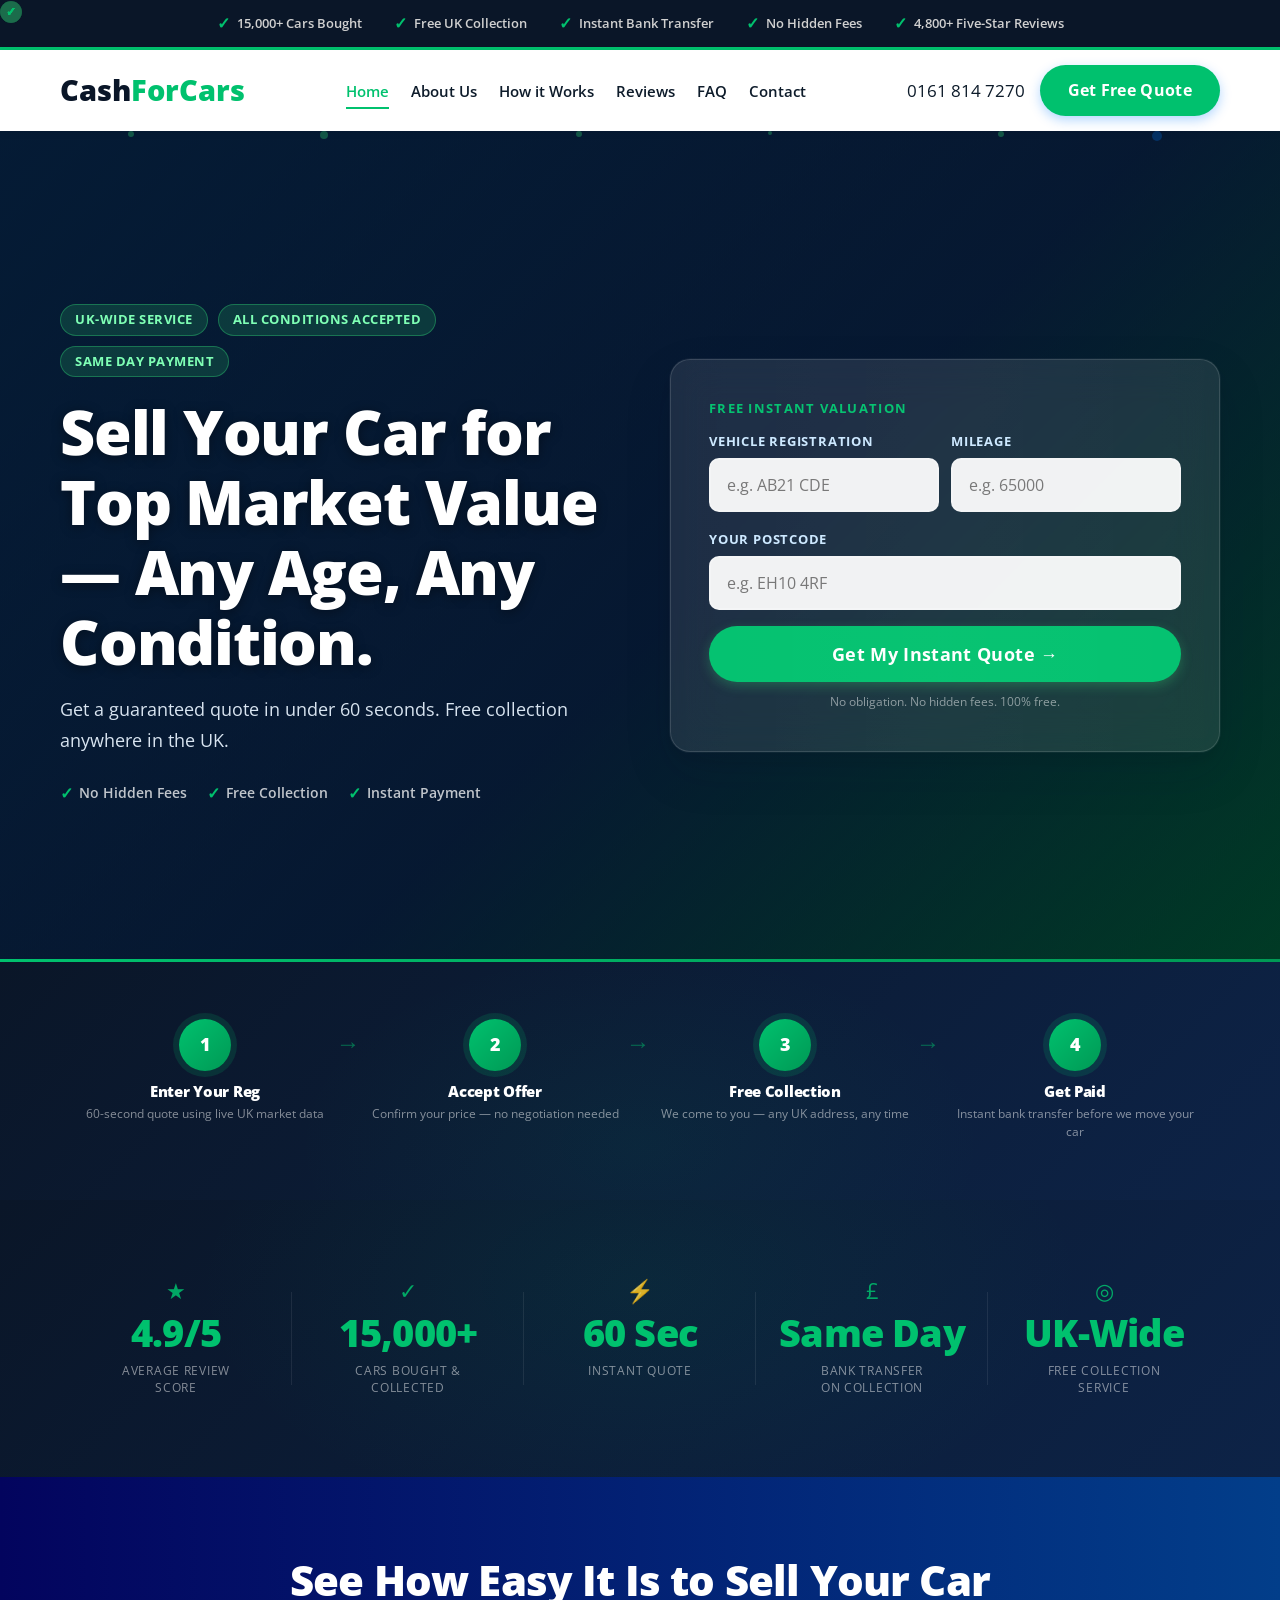
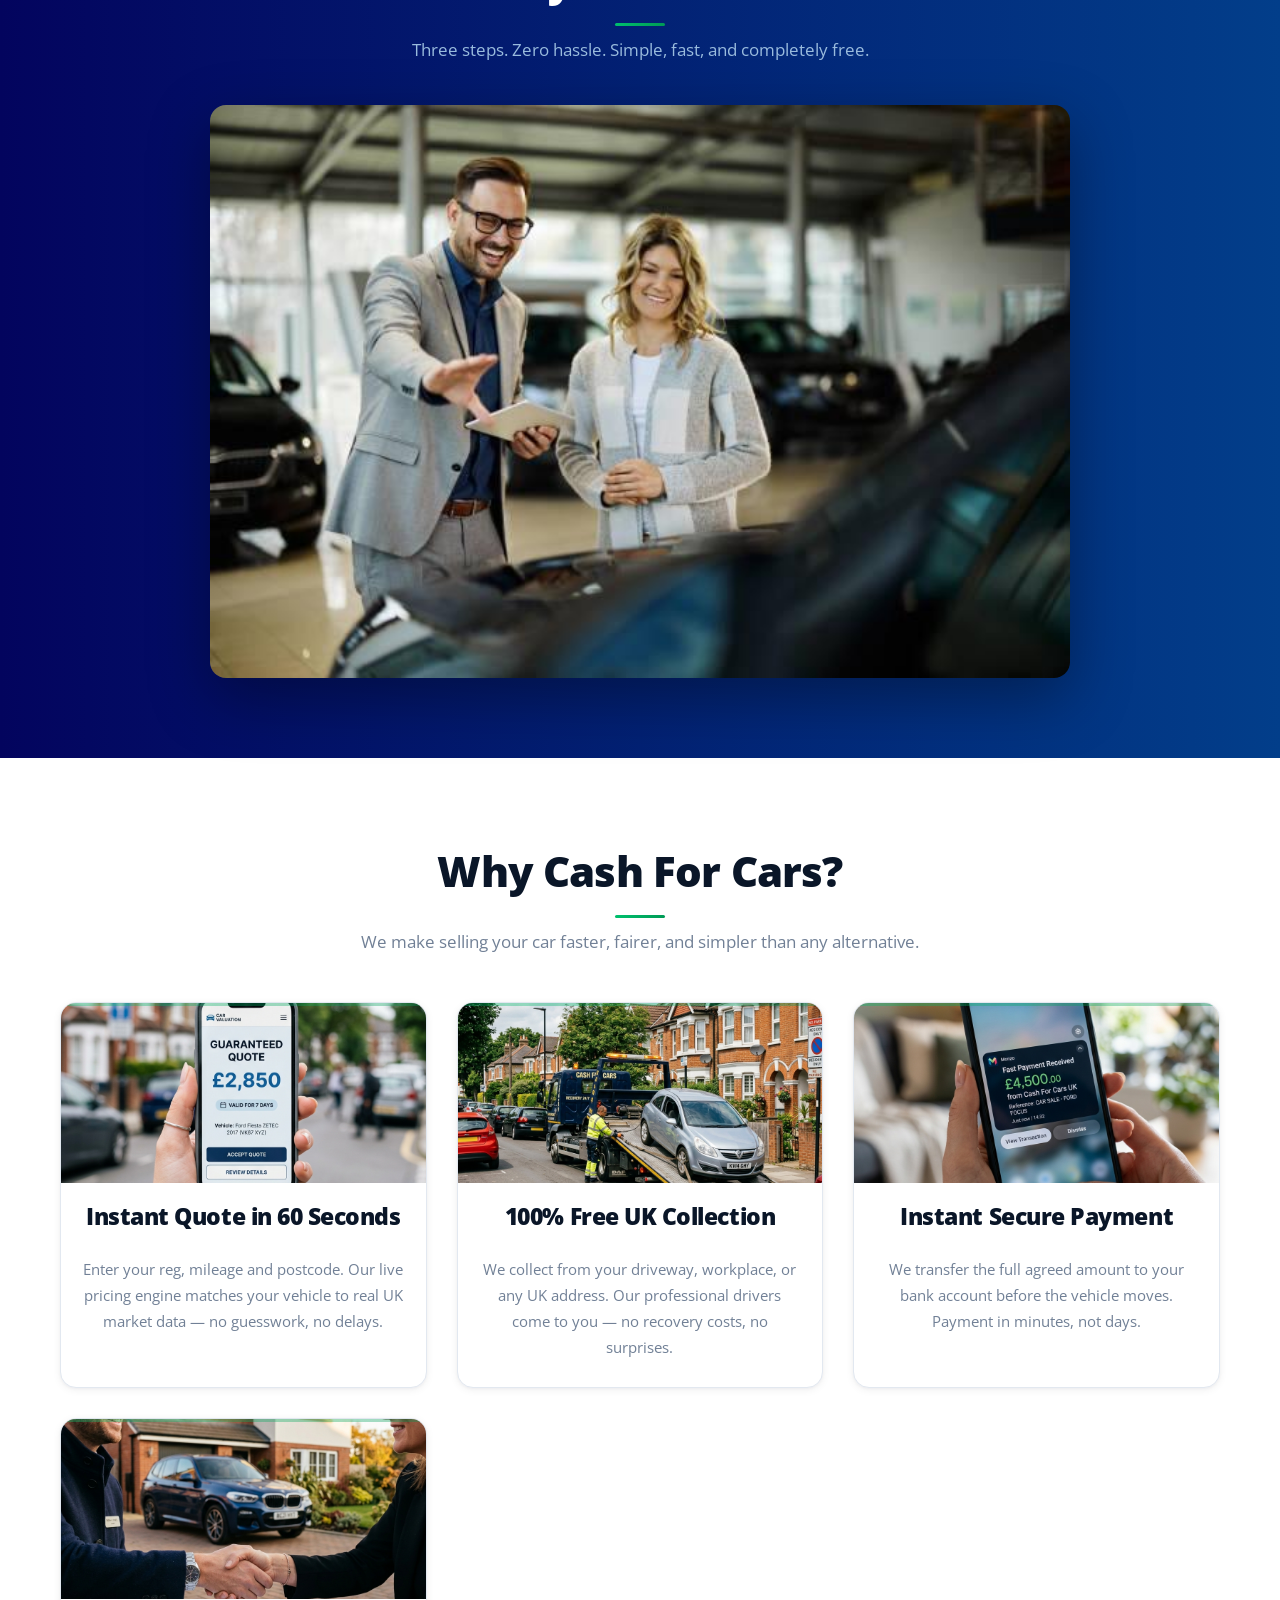
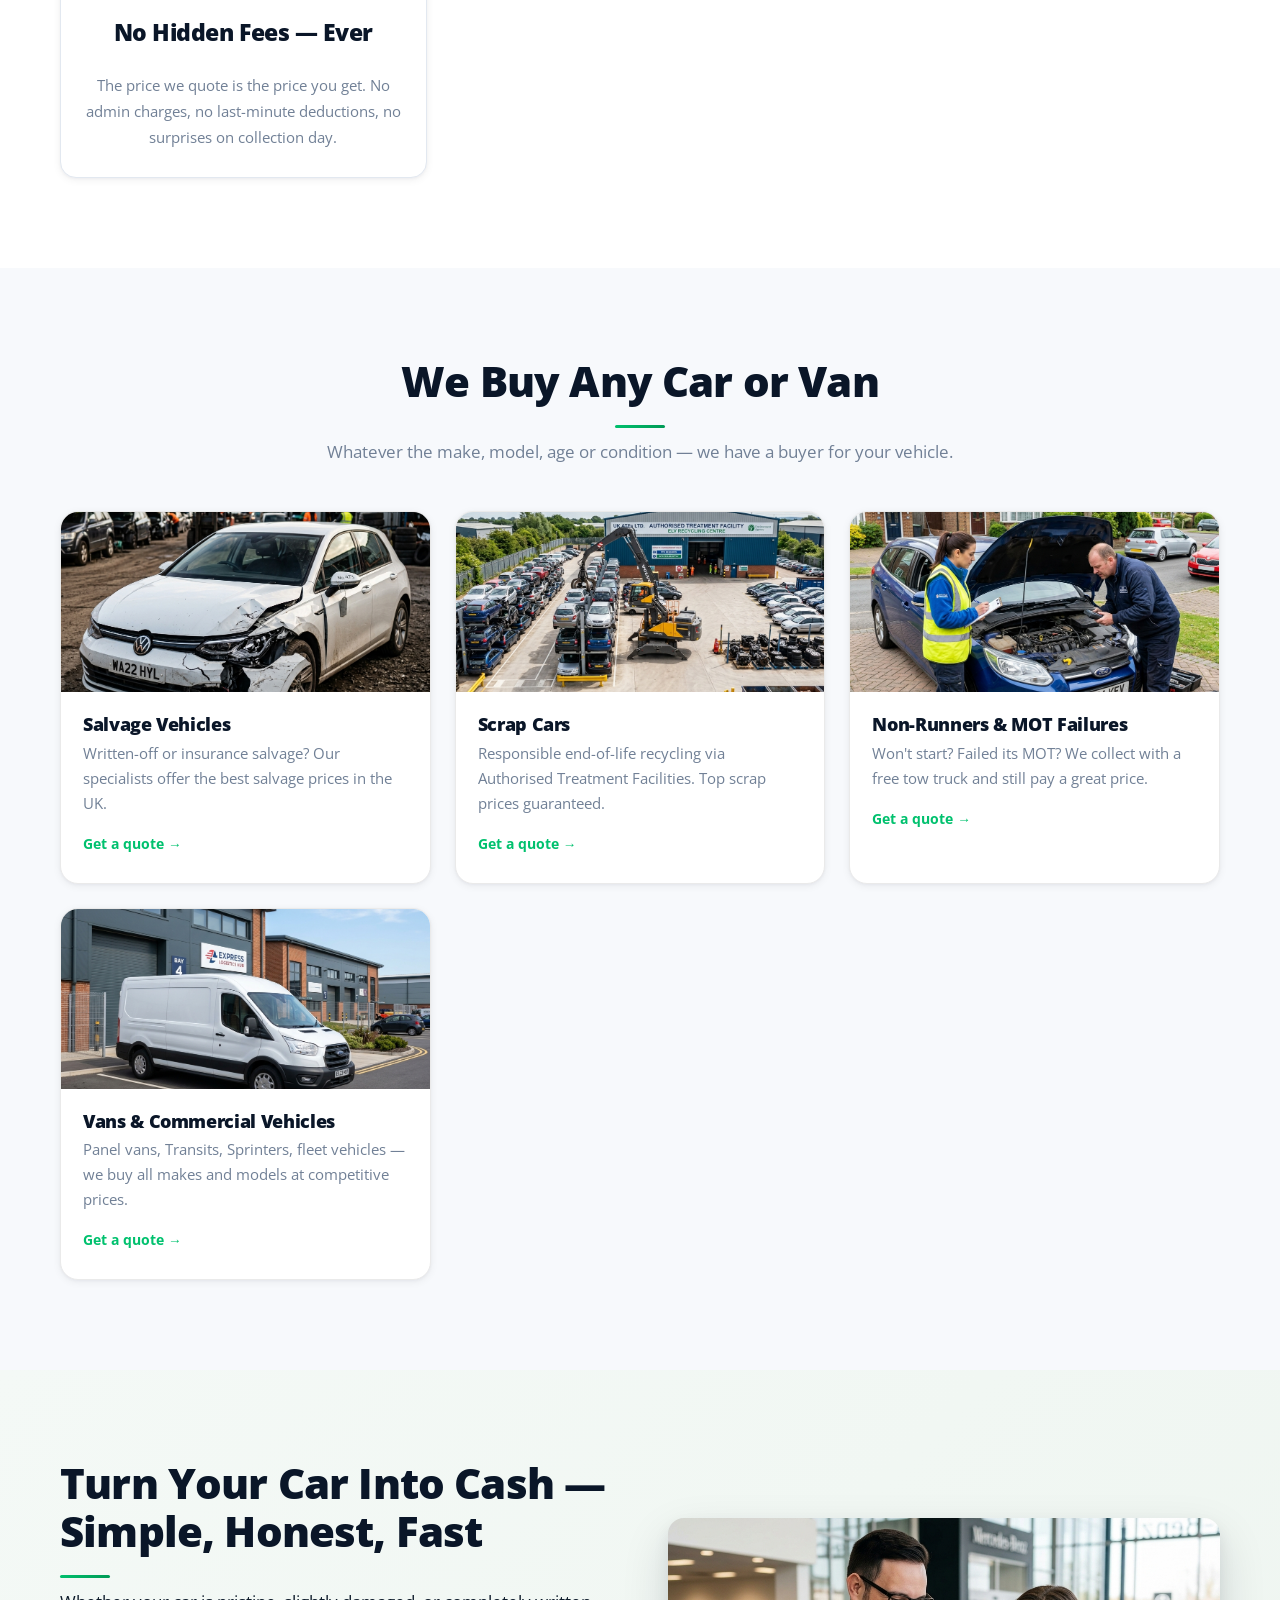
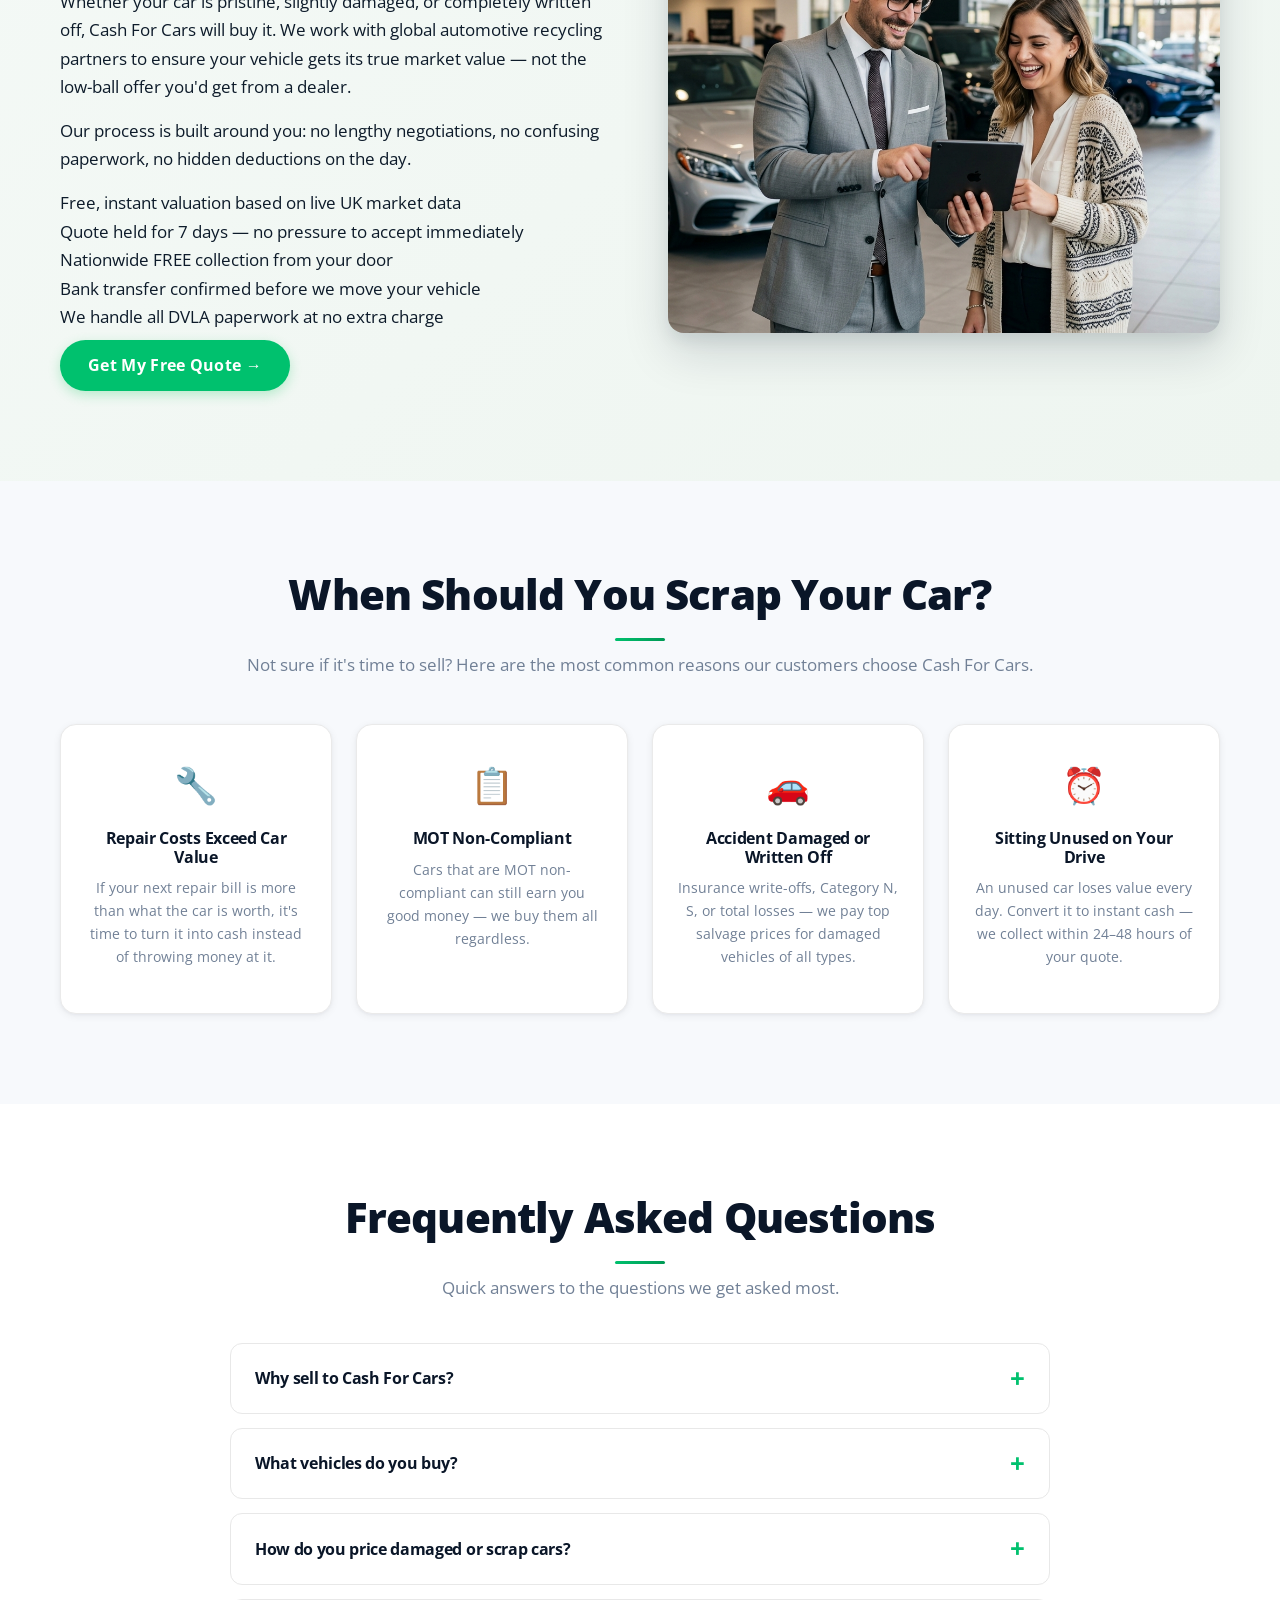
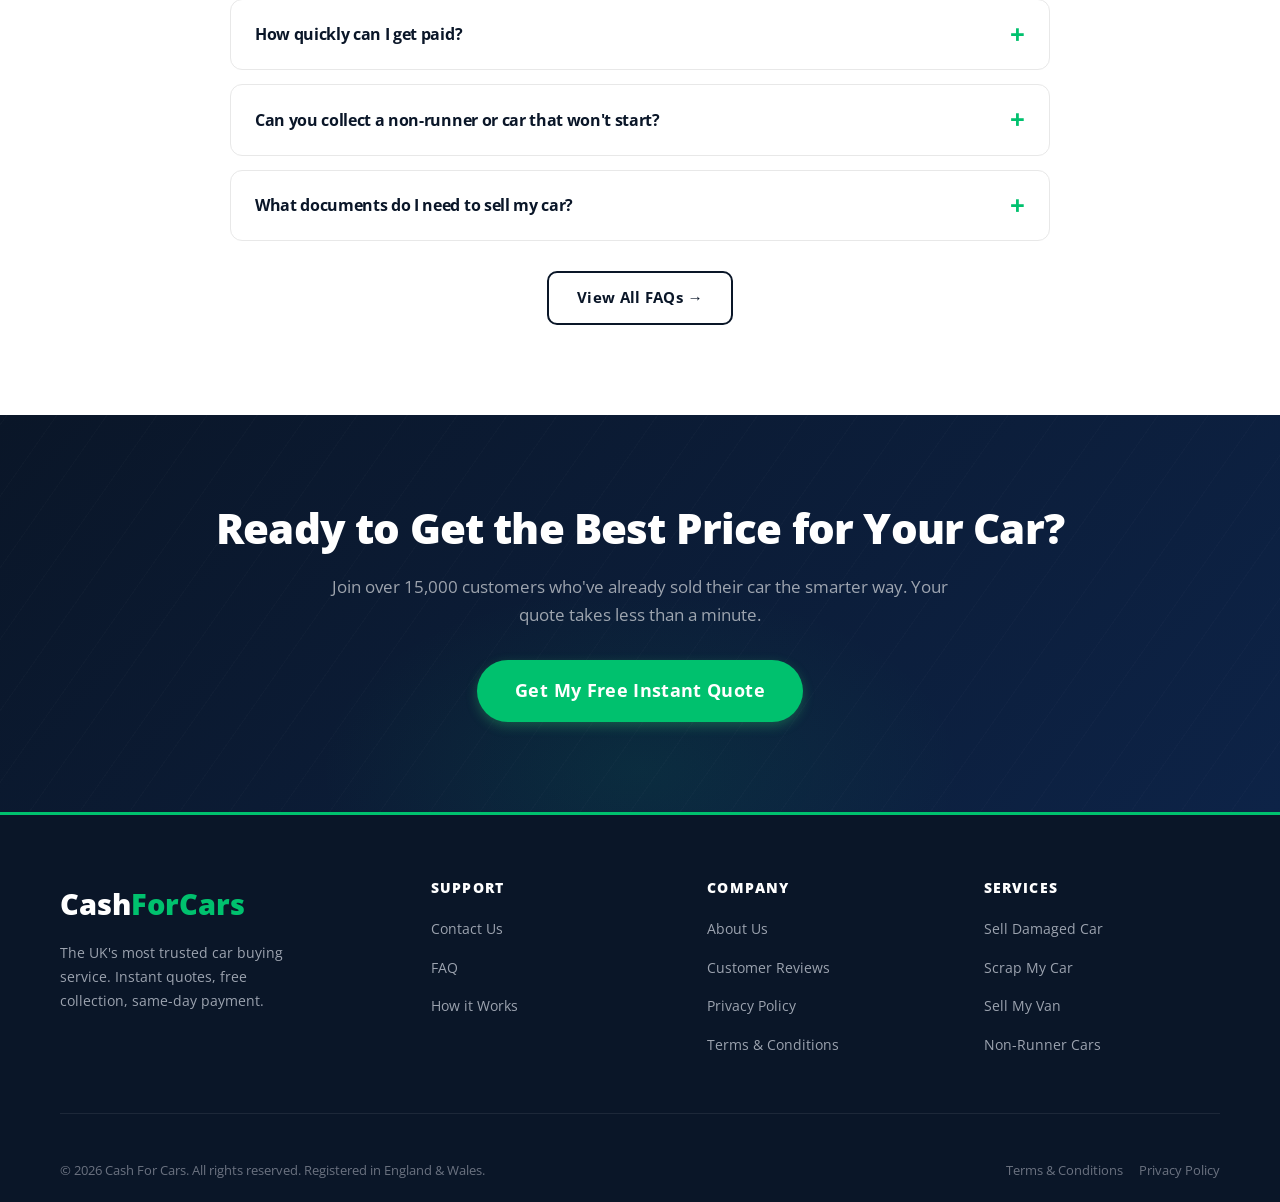
<file: CASHFORCARS/index.html>
<!DOCTYPE html>
<html lang="en">
<head>
    <meta charset="UTF-8">
    <meta name="viewport" content="width=device-width, initial-scale=1.0">
    <title>Cash For Cars UK | Sell Your Car in 60 Seconds — Free Collection & Instant Payment</title>
    <meta name="description" content="Sell your car in under 60 seconds at Cash For Cars. We buy any car, van or vehicle regardless of age, mileage or condition. Free UK-wide collection. Instant bank transfer. Get your free quote now.">
    <meta name="keywords" content="sell my car, cash for cars, sell car online UK, scrap car, damaged car, instant quote, free collection">
    <link rel="canonical" href="https://www.cashforcars.co.uk/">

    <!-- Open Graph -->
    <meta property="og:title" content="Cash For Cars UK — Instant Quote, Free Collection, Fast Payment">
    <meta property="og:description" content="Get a free quote in 60 seconds. We buy any car or van, any condition. Free UK collection & instant bank transfer.">
    <meta property="og:type" content="website">
    <meta property="og:url" content="https://www.cashforcars.co.uk/">
    <meta property="og:image" content="src/images/hero-bg.png">

    <!-- Fonts -->
    <link rel="preconnect" href="https://fonts.googleapis.com">
    <link rel="preconnect" href="https://fonts.gstatic.com" crossorigin>
    <link href="https://fonts.googleapis.com/css2?family=Open+Sans:wght@400;600;700;800&display=swap" rel="stylesheet">
    <link rel="stylesheet" href="src/css/style.css">

    <!-- Schema Markup -->
    <script type="application/ld+json">
    {
        "@context": "https://schema.org",
        "@type": "AutoDealer",
        "name": "Cash For Cars",
        "description": "UK car buying service — instant quotes, free collection, instant payment.",
        "url": "https://www.cashforcars.co.uk",
        "email": "support@cashforcars.co.uk",
        "address": { "@type": "PostalAddress", "addressCountry": "GB" },
        "openingHoursSpecification": [
            { "@type": "OpeningHoursSpecification", "dayOfWeek": ["Monday","Tuesday","Wednesday","Thursday","Friday"], "opens": "08:00", "closes": "18:00" },
            { "@type": "OpeningHoursSpecification", "dayOfWeek": "Saturday", "opens": "09:00", "closes": "15:00" }
        ],
        "sameAs": []
    }
    </script>
</head>
<body>

    <!-- TRUST BAR -->
    <div class="trust-bar">
        <div class="container">
            <span class="trust-item"><span class="trust-check">✓</span> 15,000+ Cars Bought</span>
            <span class="trust-item"><span class="trust-check">✓</span> Free UK Collection</span>
            <span class="trust-item"><span class="trust-check">✓</span> Instant Bank Transfer</span>
            <span class="trust-item"><span class="trust-check">✓</span> No Hidden Fees</span>
            <span class="trust-item"><span class="trust-check">✓</span> 4,800+ Five-Star Reviews</span>
        </div>
    </div>

    <!-- NAVBAR -->
    <header class="navbar">
        <div class="container nav-container">
            <div class="logo"><a href="index" class="active">Cash<span>ForCars</span></a></div>
            <nav class="nav-links">
                <ul>
                    <li><a href="index" class="active">Home</a></li>
                    <li><a href="about">About Us</a></li>
                    <li><a href="how-it-works">How it Works</a></li>
                    <li><a href="reviews">Reviews</a></li>
                    <li><a href="faq">FAQ</a></li>
                    <li><a href="contact">Contact</a></li>
                </ul>
            </nav>
            <div class="nav-contact">
                <a href="tel:01618147270" class="phone-number">0161 814 7270</a>
                <a href="#quote-section" class="btn btn-cta">Get Free Quote</a>
            </div>
            <button class="mobile-menu-btn" aria-label="Toggle menu"><span></span><span></span><span></span></button>
        </div>
    </header>

    <!-- HERO -->
    <section class="hero" id="quote-section" style="background:linear-gradient(135deg,#0a1628 0%,#0d2347 55%,#00754a 100%);">
        <div class="hero-overlay"></div>
        <div class="animated-particles" aria-hidden="true">
            <div class="particle"></div><div class="particle"></div><div class="particle"></div>
            <div class="particle"></div><div class="particle"></div><div class="particle"></div>
        </div>
        <div class="container hero-content">
            <div class="hero-text">
                <div class="hero-badges">
                    <span class="hero-badge">UK-WIDE SERVICE</span>
                    <span class="hero-badge">ALL CONDITIONS ACCEPTED</span>
                    <span class="hero-badge">SAME DAY PAYMENT</span>
                </div>
                <h1>Sell Your Car for Top Market Value — Any Age, Any Condition.</h1>
                <p class="subtitle">Get a guaranteed quote in under 60 seconds. Free collection anywhere in the UK.</p>
                <div class="hero-trust-row">
                    <div class="hero-trust-item"><span class="trust-icon">✓</span> No Hidden Fees</div>
                    <div class="hero-trust-item"><span class="trust-icon">✓</span> Free Collection</div>
                    <div class="hero-trust-item"><span class="trust-icon">✓</span> Instant Payment</div>
                </div>
            </div>
            <div class="quote-form-container glass-panel">
                <p class="glass-panel-label">Free Instant Valuation</p>
                <form class="quote-form" id="quoteForm" novalidate>
                    <div class="form-row">
                        <div class="form-group">
                            <label for="reg-number">Vehicle Registration</label>
                            <input type="text" id="reg-number" name="reg-number" placeholder="e.g. AB21 CDE" required autocomplete="off" maxlength="8">
                        </div>
                        <div class="form-group">
                            <label for="mileage">Mileage</label>
                            <input type="number" id="mileage" name="mileage" placeholder="e.g. 65000" required min="0" max="999999">
                        </div>
                    </div>
                    <div class="form-group">
                        <label for="postcode">Your Postcode</label>
                        <input type="text" id="postcode" name="postcode" placeholder="e.g. EH10 4RF" required autocomplete="postal-code" maxlength="8">
                    </div>
                    <button type="submit" class="btn btn-primary btn-large">Get My Instant Quote &rarr;</button>
                </form>
                <p class="form-disclaimer">No obligation. No hidden fees. 100% free.</p>
            </div>
        </div>
    </section>

    <!-- PROCESS STRIP -->
    <div class="process-strip">
        <div class="container">
            <div class="process-items">
                <div class="process-item">
                    <div class="process-num">1</div>
                    <h4>Enter Your Reg</h4>
                    <p>60-second quote using live UK market data</p>
                </div>
                <div class="process-item">
                    <div class="process-num">2</div>
                    <h4>Accept Offer</h4>
                    <p>Confirm your price — no negotiation needed</p>
                </div>
                <div class="process-item">
                    <div class="process-num">3</div>
                    <h4>Free Collection</h4>
                    <p>We come to you — any UK address, any time</p>
                </div>
                <div class="process-item">
                    <div class="process-num">4</div>
                    <h4>Get Paid</h4>
                    <p>Instant bank transfer before we move your car</p>
                </div>
            </div>
        </div>
    </div>


    <!-- STATS SECTION -->
    <section class="stats-section">
        <div class="container">
            <div class="stats-grid">
                <div class="stat-block">
                    <div class="stat-icon">★</div>
                    <div class="stat-number">4.9/5</div>
                    <div class="stat-label">Average Review Score</div>
                </div>
                <div class="stat-block">
                    <div class="stat-icon">✓</div>
                    <div class="stat-number">15,000+</div>
                    <div class="stat-label">Cars Bought &amp; Collected</div>
                </div>
                <div class="stat-block">
                    <div class="stat-icon">⚡</div>
                    <div class="stat-number">60 Sec</div>
                    <div class="stat-label">Instant Quote</div>
                </div>
                <div class="stat-block">
                    <div class="stat-icon">£</div>
                    <div class="stat-number">Same Day</div>
                    <div class="stat-label">Bank Transfer on Collection</div>
                </div>
                <div class="stat-block">
                    <div class="stat-icon">◎</div>
                    <div class="stat-number">UK-Wide</div>
                    <div class="stat-label">Free Collection Service</div>
                </div>
            </div>
        </div>
    </section>

    <!-- FEATURE IMAGE BANNER -->
    <section class="video-banner-section">
        <div class="container text-center">
            <h2 class="section-title">See How Easy It Is to Sell Your Car</h2>
            <p class="section-desc">Three steps. Zero hassle. Simple, fast, and completely free.</p>
            <div style="max-width:860px;margin:0 auto;">
                <img src="src/images/WhatsApp Image 2026-04-18 at 3.25.09 AM.jpeg" alt="Cash For Cars UK — Free collection and instant payment" style="width:100%;border-radius:16px;box-shadow:0 20px 60px rgba(0,0,0,0.35);" loading="lazy">
            </div>
        </div>
    </section>

    <!-- BENEFITS -->
    <section class="benefits-section" id="how-it-works">
        <div class="container">
            <h2 class="section-title">Why Cash For Cars?</h2>
            <p class="section-desc">We make selling your car faster, fairer, and simpler than any alternative.</p>
            <div class="benefits-grid">
                <div class="benefit-card">
                    <div class="benefit-img"><img src="src/images/valuation.jpg" alt="Instant Online Car Quote" loading="lazy"></div>
                    <h3>Instant Quote in 60 Seconds</h3>
                    <p>Enter your reg, mileage and postcode. Our live pricing engine matches your vehicle to real UK market data — no guesswork, no delays.</p>
                </div>
                <div class="benefit-card">
                    <div class="benefit-img"><img src="src/images/collection.png" alt="Free UK Car Collection" loading="lazy"></div>
                    <h3>100% Free UK Collection</h3>
                    <p>We collect from your driveway, workplace, or any UK address. Our professional drivers come to you — no recovery costs, no surprises.</p>
                </div>
                <div class="benefit-card">
                    <div class="benefit-img"><img src="src/images/payment.png" alt="Instant Bank Transfer Payment" loading="lazy"></div>
                    <h3>Instant Secure Payment</h3>
                    <p>We transfer the full agreed amount to your bank account before the vehicle moves. Payment in minutes, not days.</p>
                </div>
                <div class="benefit-card">
                    <div class="benefit-img"><img src="src/images/trust.jpg" alt="No Hidden Fees" loading="lazy"></div>
                    <h3>No Hidden Fees — Ever</h3>
                    <p>The price we quote is the price you get. No admin charges, no last-minute deductions, no surprises on collection day.</p>
                </div>
            </div>
        </div>
    </section>

    <!-- SERVICES -->
    <section class="services-section bg-light" id="services">
        <div class="container">
            <h2 class="section-title">We Buy Any Car or Van</h2>
            <p class="section-desc">Whatever the make, model, age or condition — we have a buyer for your vehicle.</p>
            <div class="services-grid">
                <a href="scrap-cars" class="service-card">
                    <div class="service-img"><img src="src/images/salvage.png" alt="Sell Salvage Car" loading="lazy"></div>
                    <div class="service-content">
                        <h3>Salvage Vehicles</h3>
                        <p>Written-off or insurance salvage? Our specialists offer the best salvage prices in the UK.</p>
                        <span class="service-arrow">Get a quote &rarr;</span>
                    </div>
                </a>
                <a href="scrap-cars" class="service-card">
                    <div class="service-img"><img src="src/images/scrap.png" alt="Scrap Car for Best Price" loading="lazy"></div>
                    <div class="service-content">
                        <h3>Scrap Cars</h3>
                        <p>Responsible end-of-life recycling via Authorised Treatment Facilities. Top scrap prices guaranteed.</p>
                        <span class="service-arrow">Get a quote &rarr;</span>
                    </div>
                </a>
                <a href="non-runner-cars" class="service-card">
                    <div class="service-img"><img src="src/images/nonrunner.png" alt="Sell Non-Runner MOT Failure" loading="lazy"></div>
                    <div class="service-content">
                        <h3>Non-Runners &amp; MOT Failures</h3>
                        <p>Won't start? Failed its MOT? We collect with a free tow truck and still pay a great price.</p>
                        <span class="service-arrow">Get a quote &rarr;</span>
                    </div>
                </a>
                <a href="sell-van" class="service-card">
                    <div class="service-img"><img src="src/images/van.png" alt="Sell Van for Cash" loading="lazy"></div>
                    <div class="service-content">
                        <h3>Vans &amp; Commercial Vehicles</h3>
                        <p>Panel vans, Transits, Sprinters, fleet vehicles — we buy all makes and models at competitive prices.</p>
                        <span class="service-arrow">Get a quote &rarr;</span>
                    </div>
                </a>
            </div>
        </div>
    </section>

    <!-- ABOUT / MEDIA SECTION -->
    <section class="custom-media-section animated-bg-section" id="about">
        <div class="container dual-col">
            <div class="content-col">
                <h2 class="section-title text-left">Turn Your Car Into Cash — Simple, Honest, Fast</h2>
                <p>Whether your car is pristine, slightly damaged, or completely written off, Cash For Cars will buy it. We work with global automotive recycling partners to ensure your vehicle gets its true market value — not the low-ball offer you'd get from a dealer.</p>
                <p>Our process is built around you: no lengthy negotiations, no confusing paperwork, no hidden deductions on the day.</p>
                <ul class="feature-list">
                    <li>Free, instant valuation based on live UK market data</li>
                    <li>Quote held for 7 days — no pressure to accept immediately</li>
                    <li>Nationwide FREE collection from your door</li>
                    <li>Bank transfer confirmed before we move your vehicle</li>
                    <li>We handle all DVLA paperwork at no extra charge</li>
                </ul>
                <a href="#quote-section" class="btn btn-primary" style="margin-top:8px;">Get My Free Quote &rarr;</a>
            </div>
            <div class="media-col">
                <img src="src/images/ai/banner_final.png" alt="Cash For Cars Service" loading="lazy">
            </div>
        </div>
    </section>

    <!-- SCRAP INFO SECTION -->
    <section class="scrap-info-section">
        <div class="container">
            <h2 class="section-title">When Should You Scrap Your Car?</h2>
            <p class="section-desc">Not sure if it's time to sell? Here are the most common reasons our customers choose Cash For Cars.</p>
            <div class="scrap-info-grid">
                <div class="scrap-info-card">
                    <div class="scrap-info-icon">🔧</div>
                    <h3>Repair Costs Exceed Car Value</h3>
                    <p>If your next repair bill is more than what the car is worth, it's time to turn it into cash instead of throwing money at it.</p>
                </div>
                <div class="scrap-info-card">
                    <div class="scrap-info-icon">📋</div>
                    <h3>MOT Non-Compliant</h3>
                    <p>Cars that are MOT non-compliant can still earn you good money — we buy them all regardless.</p>
                </div>
                <div class="scrap-info-card">
                    <div class="scrap-info-icon">🚗</div>
                    <h3>Accident Damaged or Written Off</h3>
                    <p>Insurance write-offs, Category N, S, or total losses — we pay top salvage prices for damaged vehicles of all types.</p>
                </div>
                <div class="scrap-info-card">
                    <div class="scrap-info-icon">⏰</div>
                    <h3>Sitting Unused on Your Drive</h3>
                    <p>An unused car loses value every day. Convert it to instant cash — we collect within 24–48 hours of your quote.</p>
                </div>
            </div>
        </div>
    </section>

    <!-- FAQ SECTION -->
    <section class="faq-home-section">
        <div class="container">
            <h2 class="section-title">Frequently Asked Questions</h2>
            <p class="section-desc">Quick answers to the questions we get asked most.</p>
            <div class="faq-list faq-home-list">
                <div class="faq-item">
                    <h3 class="faq-question">Why sell to Cash For Cars?</h3>
                    <div class="faq-answer"><p>We offer top market value based on live UK pricing data, completely free collection anywhere in the UK, and instant bank transfer payment — all with zero hidden fees. Over 15,000 customers have already chosen us for a faster, fairer way to sell.</p></div>
                </div>
                <div class="faq-item">
                    <h3 class="faq-question">What vehicles do you buy?</h3>
                    <div class="faq-answer"><p>We buy any car, van or vehicle regardless of age, make, model, mileage or condition — including damaged, scrap, salvage, non-runners, MOT failures, and ULEZ non-compliant vehicles across the whole of the UK.</p></div>
                </div>
                <div class="faq-item">
                    <h3 class="faq-question">How do you price damaged or scrap cars?</h3>
                    <div class="faq-answer"><p>Our pricing engine combines live scrap metal rates, vehicle weight data, salvageable parts value, and current UK auction prices. You always get a fair, transparent price — never a low-ball offer.</p></div>
                </div>
                <div class="faq-item">
                    <h3 class="faq-question">How quickly can I get paid?</h3>
                    <div class="faq-answer"><p>Payment is transferred to your bank account instantly on collection day — before the vehicle is moved from your property. Most customers receive funds within minutes of handover.</p></div>
                </div>
                <div class="faq-item">
                    <h3 class="faq-question">Can you collect a non-runner or car that won't start?</h3>
                    <div class="faq-answer"><p>Absolutely. We bring a free tow truck or flatbed to every collection where needed. There's no extra charge for collecting non-runners — it's all included in the service.</p></div>
                </div>
                <div class="faq-item">
                    <h3 class="faq-question">What documents do I need to sell my car?</h3>
                    <div class="faq-answer"><p>You'll need your V5C logbook (if available), a valid photo ID, and your bank details for payment. We handle all DVLA notification paperwork on your behalf at no cost.</p></div>
                </div>
            </div>
            <div class="text-center" style="margin-top:30px;">
                <a href="faq" class="btn btn-outline">View All FAQs &rarr;</a>
            </div>
        </div>
    </section>

    <!-- CTA SECTION -->
    <section class="banner-section text-center">
        <div class="container">
            <h2>Ready to Get the Best Price for Your Car?</h2>
            <p>Join over 15,000 customers who've already sold their car the smarter way. Your quote takes less than a minute.</p>
            <a href="#quote-section" class="btn btn-primary btn-large">Get My Free Instant Quote</a>
        </div>
    </section>

    <!-- FOOTER -->
    <footer class="footer">
        <div class="container">
            <div class="footer-top">
                <div class="footer-brand">
                    <div class="logo"><a href="index">Cash<span>ForCars</span></a></div>
                    <p class="footer-tagline">The UK's most trusted car buying service. Instant quotes, free collection, same-day payment.</p>
                </div>
                <div class="footer-col">
                    <h3>Support</h3>
                    <ul>
                        <li><a href="contact">Contact Us</a></li>
                        <li><a href="faq">FAQ</a></li>
                        <li><a href="how-it-works">How it Works</a></li>
                    </ul>
                </div>
                <div class="footer-col">
                    <h3>Company</h3>
                    <ul>
                        <li><a href="about">About Us</a></li>
                        <li><a href="reviews">Customer Reviews</a></li>
                        <li><a href="privacy">Privacy Policy</a></li>
                        <li><a href="terms">Terms &amp; Conditions</a></li>
                    </ul>
                </div>
                <div class="footer-col">
                    <h3>Services</h3>
                    <ul>
                        <li><a href="damaged-cars">Sell Damaged Car</a></li>
                        <li><a href="scrap-cars">Scrap My Car</a></li>
                        <li><a href="sell-van">Sell My Van</a></li>
                        <li><a href="non-runner-cars">Non-Runner Cars</a></li>
                    </ul>
                </div>
            </div>
        </div>
        <div class="footer-bottom container">
            <p>&copy; 2026 Cash For Cars. All rights reserved. Registered in England &amp; Wales.</p>
            <div class="legal-links">
                <a href="terms">Terms &amp; Conditions</a>
                <a href="privacy">Privacy Policy</a>
            </div>
        </div>
    </footer>

    <script src="src/js/script.js"></script>
</body>
</html>
</file>
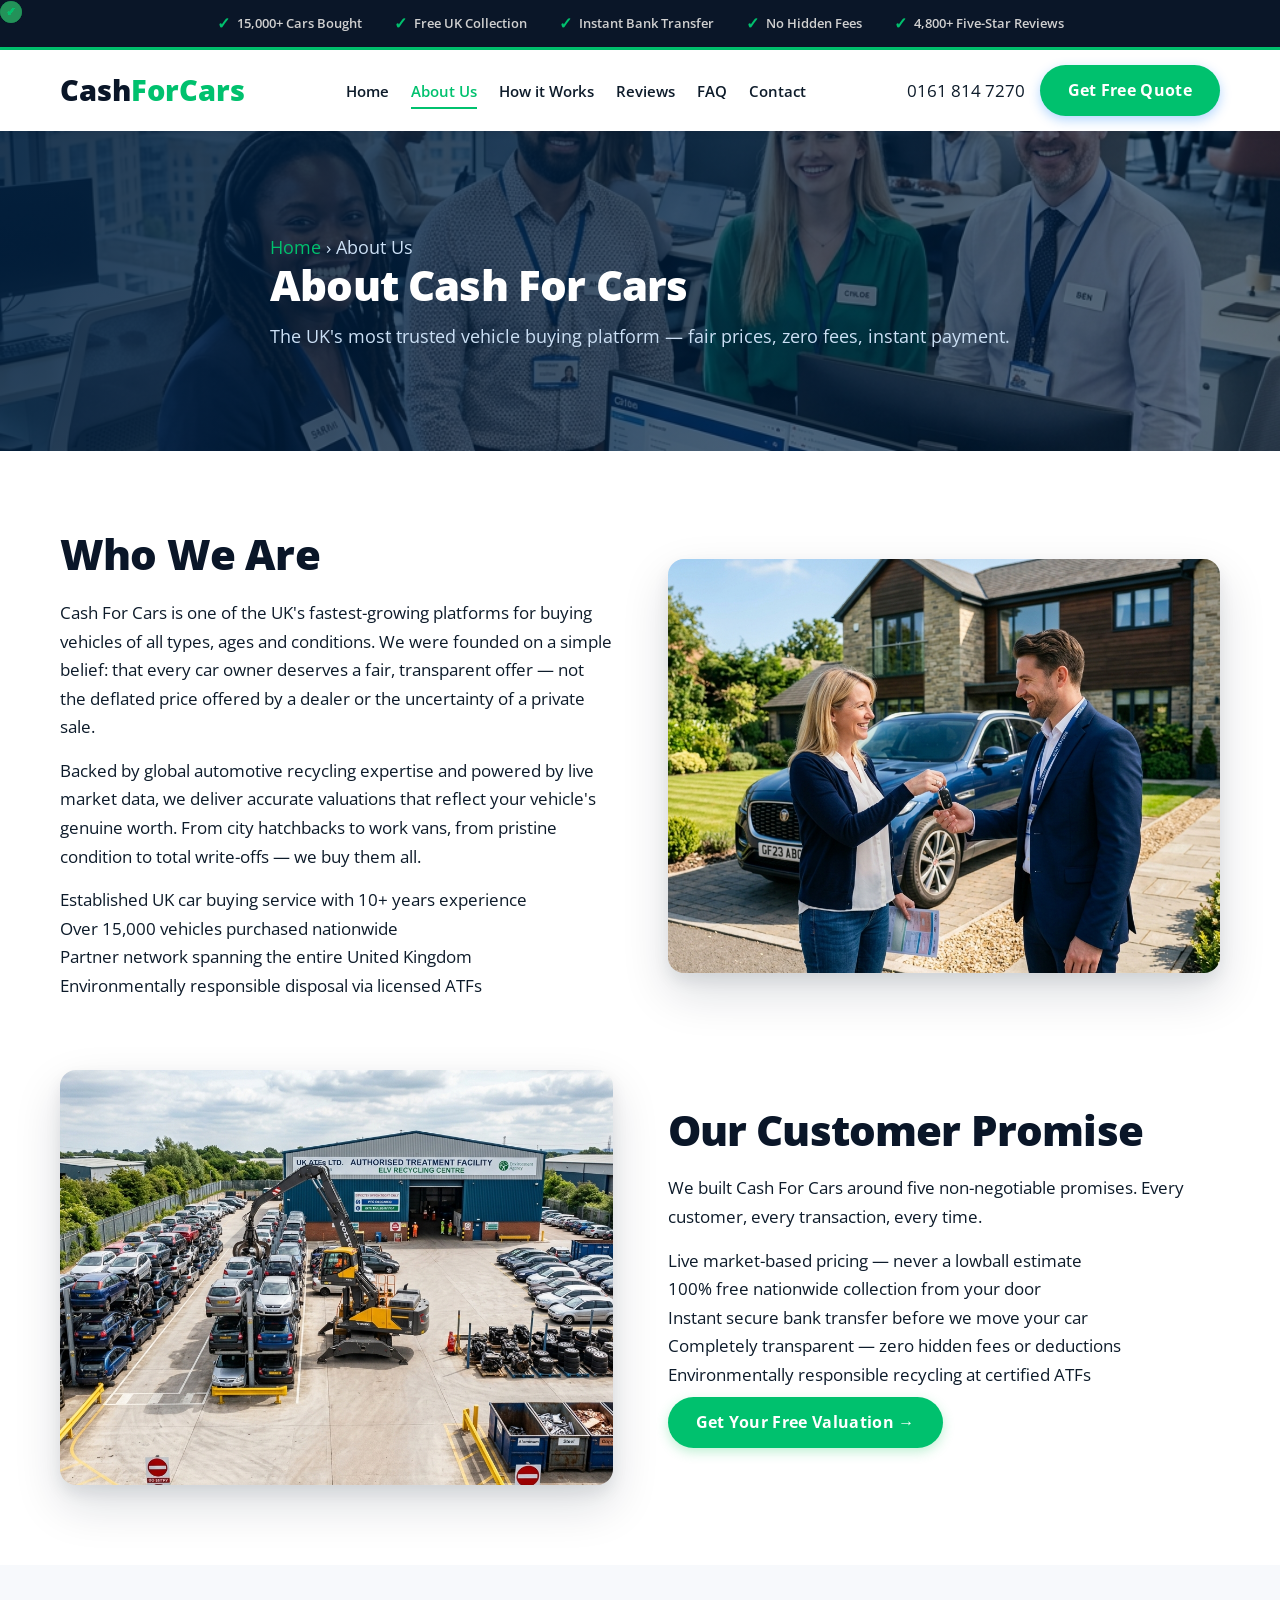
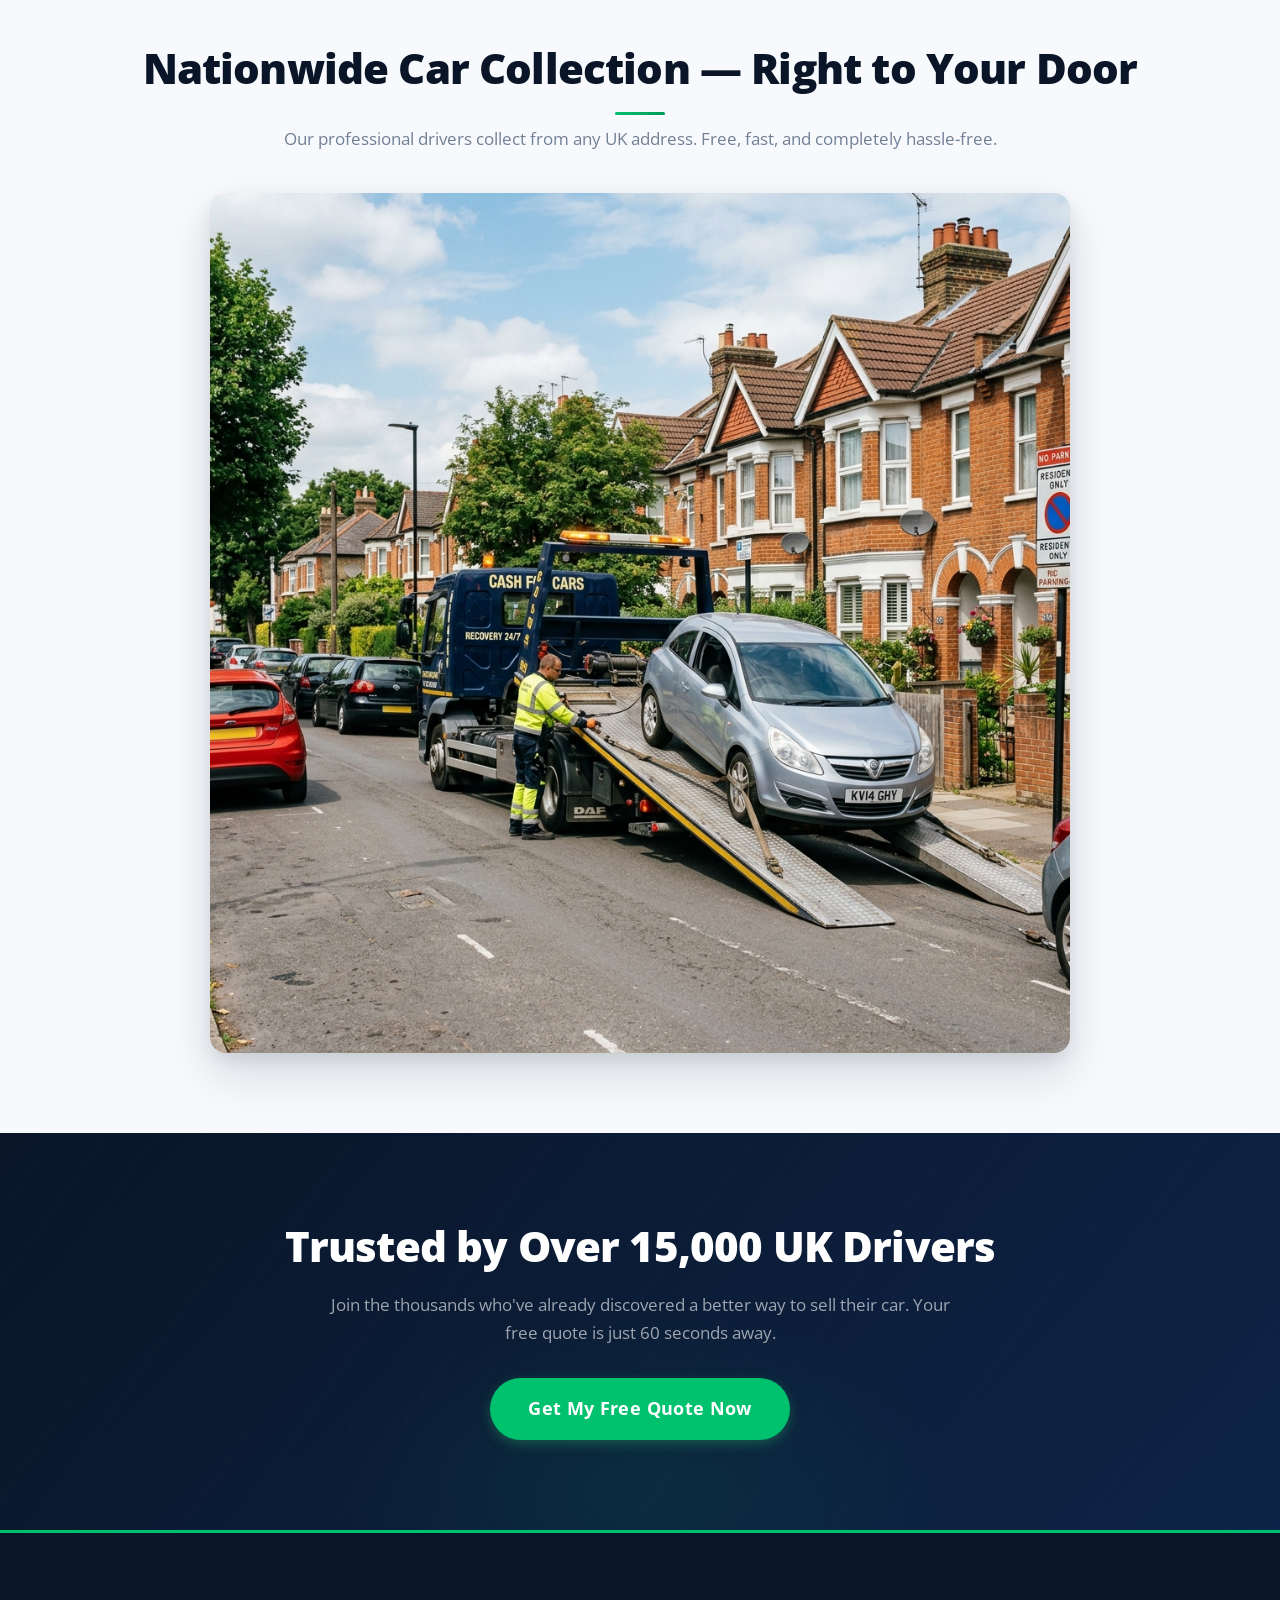
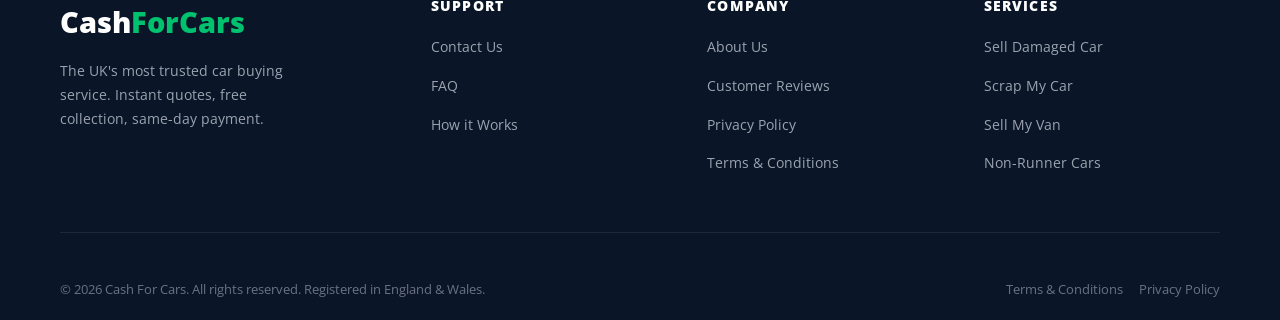
<file: CASHFORCARS/about.html>
<!DOCTYPE html>
<html lang="en">
<head>
    <meta charset="UTF-8">
    <meta name="viewport" content="width=device-width, initial-scale=1.0">
    <title>About Us | Cash For Cars — The UK's Trusted Car Buying Service</title>
    <meta name="description" content="Learn about Cash For Cars — a UK-wide vehicle buying platform committed to fair prices, instant payment and responsible recycling. Backed by global automotive expertise.">
    <link rel="canonical" href="https://www.cashforcars.co.uk/about">
    <meta property="og:title" content="About Cash For Cars UK">
    <meta property="og:description" content="Fair prices, free collection and instant payment. Find out who we are and why thousands of UK drivers trust us.">
    <meta property="og:type" content="website">
    <link rel="preconnect" href="https://fonts.googleapis.com">
    <link rel="preconnect" href="https://fonts.gstatic.com" crossorigin>
    <link href="https://fonts.googleapis.com/css2?family=Open+Sans:wght@400;600;700;800&display=swap" rel="stylesheet">
    <link rel="stylesheet" href="src/css/style.css">
</head>
<body>

    <!-- TRUST BAR -->
    <div class="trust-bar">
        <div class="container">
            <span class="trust-item"><span class="trust-check">✓</span> 15,000+ Cars Bought</span>
            <span class="trust-item"><span class="trust-check">✓</span> Free UK Collection</span>
            <span class="trust-item"><span class="trust-check">✓</span> Instant Bank Transfer</span>
            <span class="trust-item"><span class="trust-check">✓</span> No Hidden Fees</span>
            <span class="trust-item"><span class="trust-check">✓</span> 4,800+ Five-Star Reviews</span>
        </div>
    </div>

    <!-- NAVBAR -->
    <header class="navbar">
        <div class="container nav-container">
            <div class="logo"><a href="index">Cash<span>ForCars</span></a></div>
            <nav class="nav-links">
                <ul>
                    <li><a href="index">Home</a></li>
                    <li><a href="about" class="active">About Us</a></li>
                    <li><a href="how-it-works">How it Works</a></li>
                    <li><a href="reviews">Reviews</a></li>
                    <li><a href="faq">FAQ</a></li>
                    <li><a href="contact">Contact</a></li>
                </ul>
            </nav>
            <div class="nav-contact">
                <a href="tel:01618147270" class="phone-number">0161 814 7270</a>
                <a href="index#quote-section" class="btn btn-cta">Get Free Quote</a>
            </div>
            <button class="mobile-menu-btn" aria-label="Toggle menu"><span></span><span></span><span></span></button>
        </div>
    </header>

    <!-- PAGE HERO -->
    <div class="page-hero" style="background-image:url('src/images/team.jpg');">
        <div class="page-hero-overlay"></div>
        <div class="container page-hero-content">
            <p class="page-hero-breadcrumb"><a href="index">Home</a> &rsaquo; About Us</p>
            <h1>About Cash For Cars</h1>
            <p>The UK's most trusted vehicle buying platform — fair prices, zero fees, instant payment.</p>
        </div>
    </div>

    <!-- WHO WE ARE -->
    <section style="padding:80px 0;">
        <div class="container dual-col" style="margin-bottom:70px;">
            <div class="content-col">
                <h2>Who We Are</h2>
                <p>Cash For Cars is one of the UK's fastest-growing platforms for buying vehicles of all types, ages and conditions. We were founded on a simple belief: that every car owner deserves a fair, transparent offer — not the deflated price offered by a dealer or the uncertainty of a private sale.</p>
                <p>Backed by global automotive recycling expertise and powered by live market data, we deliver accurate valuations that reflect your vehicle's genuine worth. From city hatchbacks to work vans, from pristine condition to total write-offs — we buy them all.</p>
                <ul class="feature-list">
                    <li>Established UK car buying service with 10+ years experience</li>
                    <li>Over 15,000 vehicles purchased nationwide</li>
                    <li>Partner network spanning the entire United Kingdom</li>
                    <li>Environmentally responsible disposal via licensed ATFs</li>
                </ul>
            </div>
            <div class="media-col">
                <img src="src/images/hero-bg.png" alt="Cash For Cars — UK Vehicle Buying Service" style="width:100%;border-radius:16px;box-shadow:var(--shadow-lg);" loading="lazy">
            </div>
        </div>


        <!-- OUR PROMISE -->
        <div class="container dual-col">
            <div class="media-col">
                <img src="src/images/scrap.png" alt="Responsible Vehicle Recycling" style="width:100%;border-radius:16px;box-shadow:var(--shadow-lg);" loading="lazy">
            </div>
            <div class="content-col">
                <h2>Our Customer Promise</h2>
                <p>We built Cash For Cars around five non-negotiable promises. Every customer, every transaction, every time.</p>
                <ul class="feature-list">
                    <li>Live market-based pricing — never a lowball estimate</li>
                    <li>100% free nationwide collection from your door</li>
                    <li>Instant secure bank transfer before we move your car</li>
                    <li>Completely transparent — zero hidden fees or deductions</li>
                    <li>Environmentally responsible recycling at certified ATFs</li>
                </ul>
                <a href="index#quote-section" class="btn btn-primary" style="margin-top:8px;">Get Your Free Valuation &rarr;</a>
            </div>
        </div>
    </section>

    <!-- FEATURE IMAGE SECTION -->
    <section style="padding:80px 0;background:var(--bg-light);">
        <div class="container text-center">
            <h2 class="section-title">Nationwide Car Collection — Right to Your Door</h2>
            <p class="section-desc">Our professional drivers collect from any UK address. Free, fast, and completely hassle-free.</p>
            <div style="max-width:860px;margin:0 auto;">
                <img src="src/images/collection.png" alt="Cash For Cars — nationwide free vehicle collection service" style="width:100%;border-radius:16px;box-shadow:var(--shadow-lg);" loading="lazy">
            </div>
        </div>
    </section>

    <!-- CTA -->
    <section class="banner-section text-center">
        <div class="container">
            <h2>Trusted by Over 15,000 UK Drivers</h2>
            <p>Join the thousands who've already discovered a better way to sell their car. Your free quote is just 60 seconds away.</p>
            <a href="index#quote-section" class="btn btn-primary btn-large">Get My Free Quote Now</a>
        </div>
    </section>

    <!-- FOOTER -->
    <footer class="footer">
        <div class="container">
            <div class="footer-top">
                <div class="footer-brand">
                    <div class="logo"><a href="index">Cash<span>ForCars</span></a></div>
                    <p class="footer-tagline">The UK's most trusted car buying service. Instant quotes, free collection, same-day payment.</p>
                </div>
                <div class="footer-col">
                    <h3>Support</h3>
                    <ul>
                        <li><a href="contact">Contact Us</a></li>
                        <li><a href="faq">FAQ</a></li>
                        <li><a href="how-it-works">How it Works</a></li>
                    </ul>
                </div>
                <div class="footer-col">
                    <h3>Company</h3>
                    <ul>
                        <li><a href="about">About Us</a></li>
                        <li><a href="reviews">Customer Reviews</a></li>
                        <li><a href="privacy">Privacy Policy</a></li>
                        <li><a href="terms">Terms &amp; Conditions</a></li>
                    </ul>
                </div>
                <div class="footer-col">
                    <h3>Services</h3>
                    <ul>
                        <li><a href="damaged-cars">Sell Damaged Car</a></li>
                        <li><a href="scrap-cars">Scrap My Car</a></li>
                        <li><a href="sell-van">Sell My Van</a></li>
                        <li><a href="non-runner-cars">Non-Runner Cars</a></li>
                    </ul>
                </div>
            </div>
        </div>
        <div class="footer-bottom container">
            <p>&copy; 2026 Cash For Cars. All rights reserved. Registered in England &amp; Wales.</p>
            <div class="legal-links">
                <a href="terms">Terms &amp; Conditions</a>
                <a href="privacy">Privacy Policy</a>
            </div>
        </div>
    </footer>

    <script src="src/js/script.js"></script>
</body>
</html>
</file>
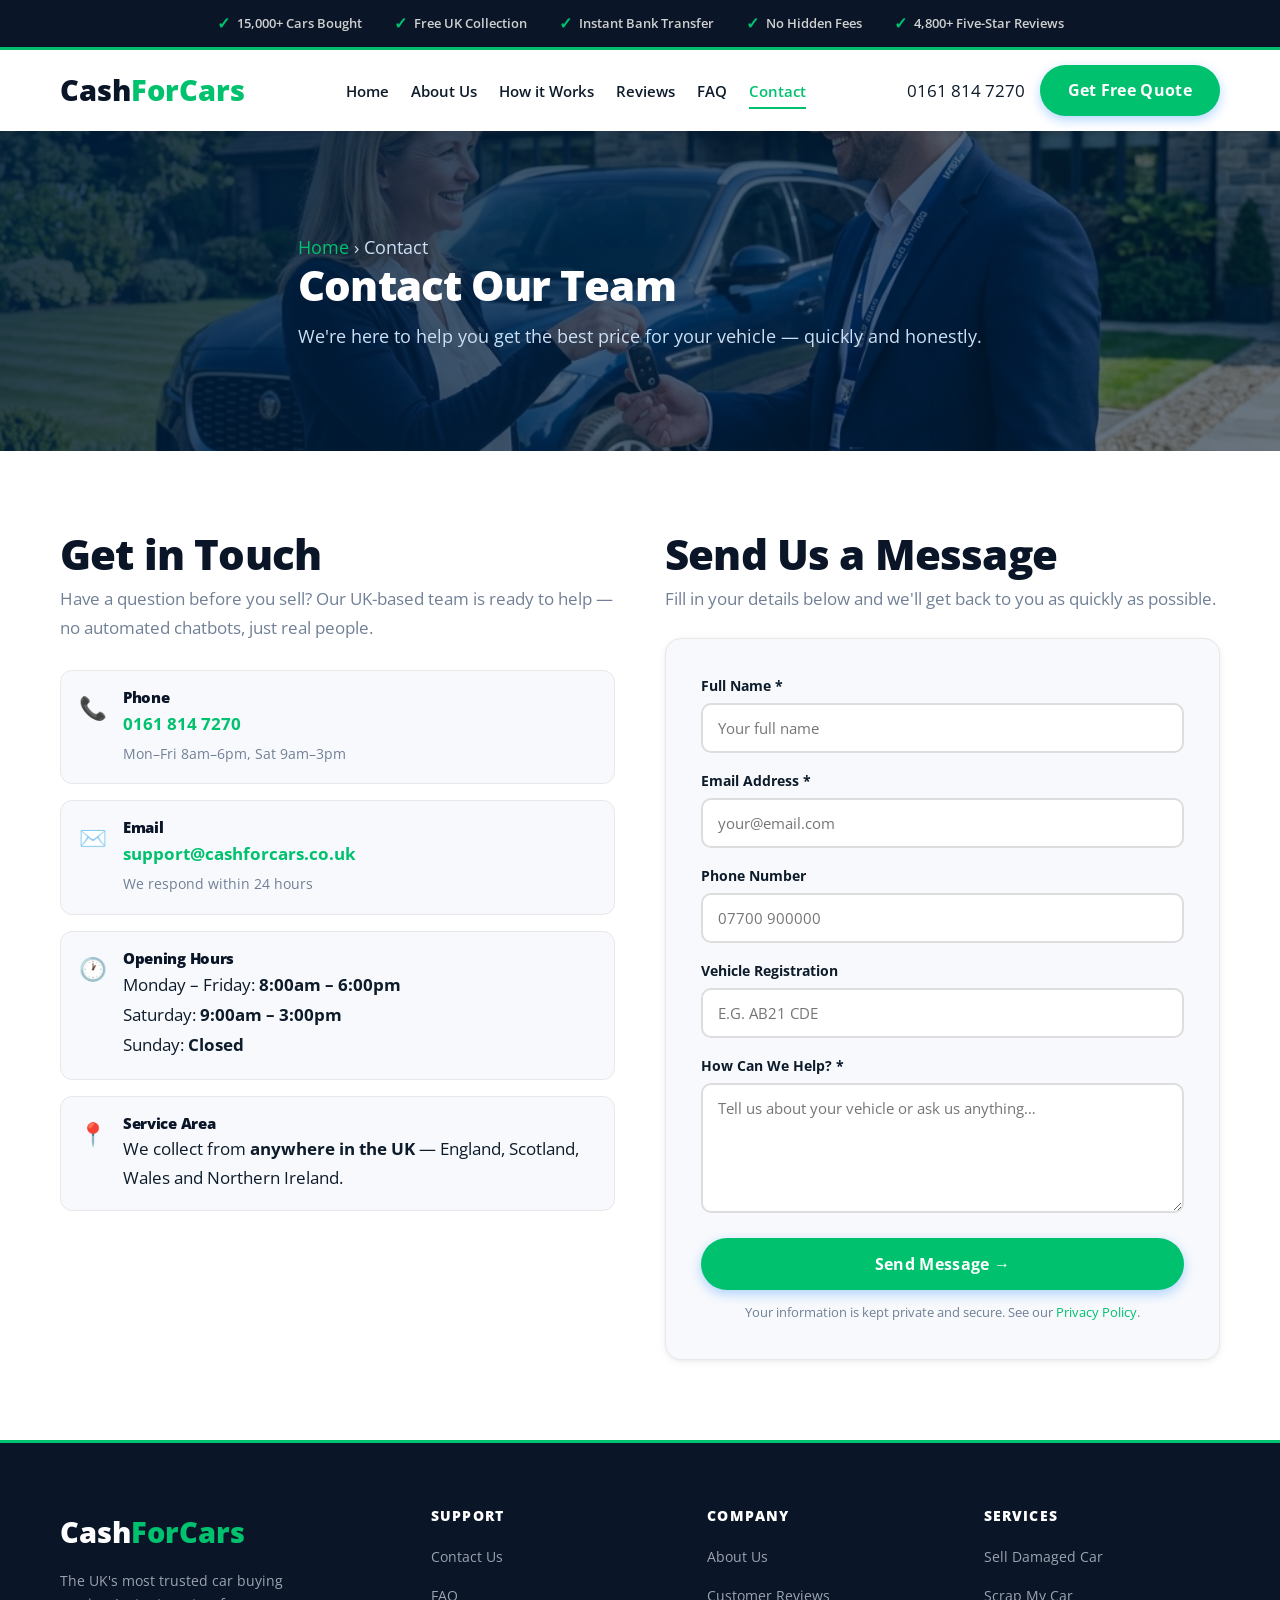
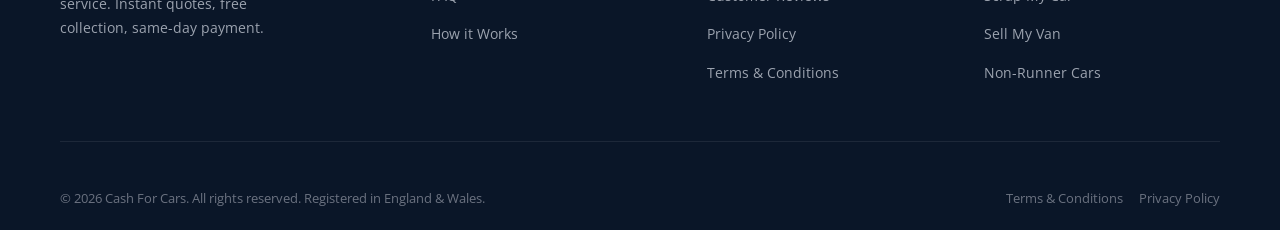
<file: CASHFORCARS/contact.html>
<!DOCTYPE html>
<html lang="en">
<head>
    <meta charset="UTF-8">
    <meta name="viewport" content="width=device-width, initial-scale=1.0">
    <title>Contact Us | Get in Touch — Cash For Cars UK</title>
    <meta name="description" content="Contact Cash For Cars UK. Email support@cashforcars.co.uk or send us a message online. Mon–Fri 8am–6pm, Sat 9am–3pm.">
    <link rel="canonical" href="https://www.cashforcars.co.uk/contact">
    <meta property="og:title" content="Contact Cash For Cars UK">
    <meta property="og:description" content="Email or message us online. Our friendly UK team is here to help you get the best price for your car.">
    <meta property="og:type" content="website">
    <link rel="preconnect" href="https://fonts.googleapis.com">
    <link rel="preconnect" href="https://fonts.gstatic.com" crossorigin>
    <link href="https://fonts.googleapis.com/css2?family=Open+Sans:wght@400;600;700;800&display=swap" rel="stylesheet">
    <link rel="stylesheet" href="src/css/style.css">
</head>
<body>

    <!-- TRUST BAR -->
    <div class="trust-bar">
        <div class="container">
            <span class="trust-item"><span class="trust-check">✓</span> 15,000+ Cars Bought</span>
            <span class="trust-item"><span class="trust-check">✓</span> Free UK Collection</span>
            <span class="trust-item"><span class="trust-check">✓</span> Instant Bank Transfer</span>
            <span class="trust-item"><span class="trust-check">✓</span> No Hidden Fees</span>
            <span class="trust-item"><span class="trust-check">✓</span> 4,800+ Five-Star Reviews</span>
        </div>
    </div>

    <!-- NAVBAR -->
    <header class="navbar">
        <div class="container nav-container">
            <div class="logo"><a href="index">Cash<span>ForCars</span></a></div>
            <nav class="nav-links">
                <ul>
                    <li><a href="index">Home</a></li>
                    <li><a href="about">About Us</a></li>
                    <li><a href="how-it-works">How it Works</a></li>
                    <li><a href="reviews">Reviews</a></li>
                    <li><a href="faq">FAQ</a></li>
                    <li><a href="contact" class="active">Contact</a></li>
                </ul>
            </nav>
            <div class="nav-contact">
                <a href="tel:01618147270" class="phone-number">0161 814 7270</a>
                <a href="index#quote-section" class="btn btn-cta">Get Free Quote</a>
            </div>
            <button class="mobile-menu-btn" aria-label="Toggle menu"><span></span><span></span><span></span></button>
        </div>
    </header>

    <!-- PAGE HERO -->
    <div class="page-hero" style="background-image:url('src/images/hero-bg.png');">
        <div class="page-hero-overlay"></div>
        <div class="container page-hero-content">
            <p class="page-hero-breadcrumb"><a href="index">Home</a> &rsaquo; Contact</p>
            <h1>Contact Our Team</h1>
            <p>We're here to help you get the best price for your vehicle — quickly and honestly.</p>
        </div>
    </div>

    <!-- CONTACT SECTION -->
    <section style="padding:80px 0;">
        <div class="container contact-grid">

            <!-- LEFT: Contact Details -->
            <div class="contact-info">
                <h2 style="margin-bottom:6px;">Get in Touch</h2>
                <p style="color:var(--text-light);margin-bottom:28px;">Have a question before you sell? Our UK-based team is ready to help — no automated chatbots, just real people.</p>


                <div class="contact-detail-card">
                    <div class="contact-icon">📞</div>
                    <div>
                        <h4>Phone</h4>
                        <p style="margin:0;"><a href="tel:01618147270" style="color:var(--cta-blue);font-weight:700;">0161 814 7270</a></p>
                        <p style="margin:4px 0 0;font-size:0.85rem;color:var(--text-light);">Mon–Fri 8am–6pm, Sat 9am–3pm</p>
                    </div>
                </div>

                <div class="contact-detail-card">
                    <div class="contact-icon">✉️</div>
                    <div>
                        <h4>Email</h4>
                        <p style="margin:0;"><a href="mailto:support@cashforcars.co.uk" style="color:var(--cta-blue);font-weight:700;">support@cashforcars.co.uk</a></p>
                        <p style="margin:4px 0 0;font-size:0.85rem;color:var(--text-light);">We respond within 24 hours</p>
                    </div>
                </div>

                <div class="contact-detail-card">
                    <div class="contact-icon">🕐</div>
                    <div>
                        <h4>Opening Hours</h4>
                        <p style="margin:0;line-height:1.8;">
                            Monday – Friday: <strong>8:00am – 6:00pm</strong><br>
                            Saturday: <strong>9:00am – 3:00pm</strong><br>
                            Sunday: <strong>Closed</strong>
                        </p>
                    </div>
                </div>

                <div class="contact-detail-card">
                    <div class="contact-icon">📍</div>
                    <div>
                        <h4>Service Area</h4>
                        <p style="margin:0;">We collect from <strong>anywhere in the UK</strong> — England, Scotland, Wales and Northern Ireland.</p>
                    </div>
                </div>

            </div>

            <!-- RIGHT: Contact Form -->
            <div class="contact-form">
                <h2 style="margin-bottom:6px;">Send Us a Message</h2>
                <p style="color:var(--text-light);margin-bottom:24px;">Fill in your details below and we'll get back to you as quickly as possible.</p>
                <form id="contactPageForm" novalidate>
                    <div class="form-group">
                        <label for="contact-name">Full Name *</label>
                        <input type="text" id="contact-name" name="full-name" placeholder="Your full name" required autocomplete="name">
                    </div>
                    <div class="form-group">
                        <label for="contact-email">Email Address *</label>
                        <input type="email" id="contact-email" name="email" placeholder="your@email.com" required autocomplete="email">
                    </div>
                    <div class="form-group">
                        <label for="contact-phone">Phone Number</label>
                        <input type="tel" id="contact-phone" name="phone" placeholder="07700 900000" autocomplete="tel">
                    </div>
                    <div class="form-group">
                        <label for="contact-reg">Vehicle Registration</label>
                        <input type="text" id="contact-reg" name="contact-reg" placeholder="e.g. AB21 CDE" autocomplete="off" style="text-transform:uppercase;">
                    </div>
                    <div class="form-group">
                        <label for="contact-message">How Can We Help? *</label>
                        <textarea id="contact-message" name="message" rows="5" placeholder="Tell us about your vehicle or ask us anything…" required></textarea>
                    </div>
                    <button type="submit" class="btn btn-cta" style="width:100%;padding:15px;">Send Message &rarr;</button>
                    <p style="font-size:0.8rem;color:var(--text-light);text-align:center;margin-top:12px;margin-bottom:0;">Your information is kept private and secure. See our <a href="privacy" style="color:var(--cta-blue);">Privacy Policy</a>.</p>
                </form>
            </div>
        </div>
    </section>

    <!-- FOOTER -->
    <footer class="footer">
        <div class="container">
            <div class="footer-top">
                <div class="footer-brand">
                    <div class="logo"><a href="index">Cash<span>ForCars</span></a></div>
                    <p class="footer-tagline">The UK's most trusted car buying service. Instant quotes, free collection, same-day payment.</p>
                </div>
                <div class="footer-col">
                    <h3>Support</h3>
                    <ul>
                        <li><a href="contact">Contact Us</a></li>
                        <li><a href="faq">FAQ</a></li>
                        <li><a href="how-it-works">How it Works</a></li>
                    </ul>
                </div>
                <div class="footer-col">
                    <h3>Company</h3>
                    <ul>
                        <li><a href="about">About Us</a></li>
                        <li><a href="reviews">Customer Reviews</a></li>
                        <li><a href="privacy">Privacy Policy</a></li>
                        <li><a href="terms">Terms &amp; Conditions</a></li>
                    </ul>
                </div>
                <div class="footer-col">
                    <h3>Services</h3>
                    <ul>
                        <li><a href="damaged-cars">Sell Damaged Car</a></li>
                        <li><a href="scrap-cars">Scrap My Car</a></li>
                        <li><a href="sell-van">Sell My Van</a></li>
                        <li><a href="non-runner-cars">Non-Runner Cars</a></li>
                    </ul>
                </div>
            </div>
        </div>
        <div class="footer-bottom container">
            <p>&copy; 2026 Cash For Cars. All rights reserved. Registered in England &amp; Wales.</p>
            <div class="legal-links">
                <a href="terms">Terms &amp; Conditions</a>
                <a href="privacy">Privacy Policy</a>
            </div>
        </div>
    </footer>

    <script src="src/js/script.js"></script>
</body>
</html>
</file>
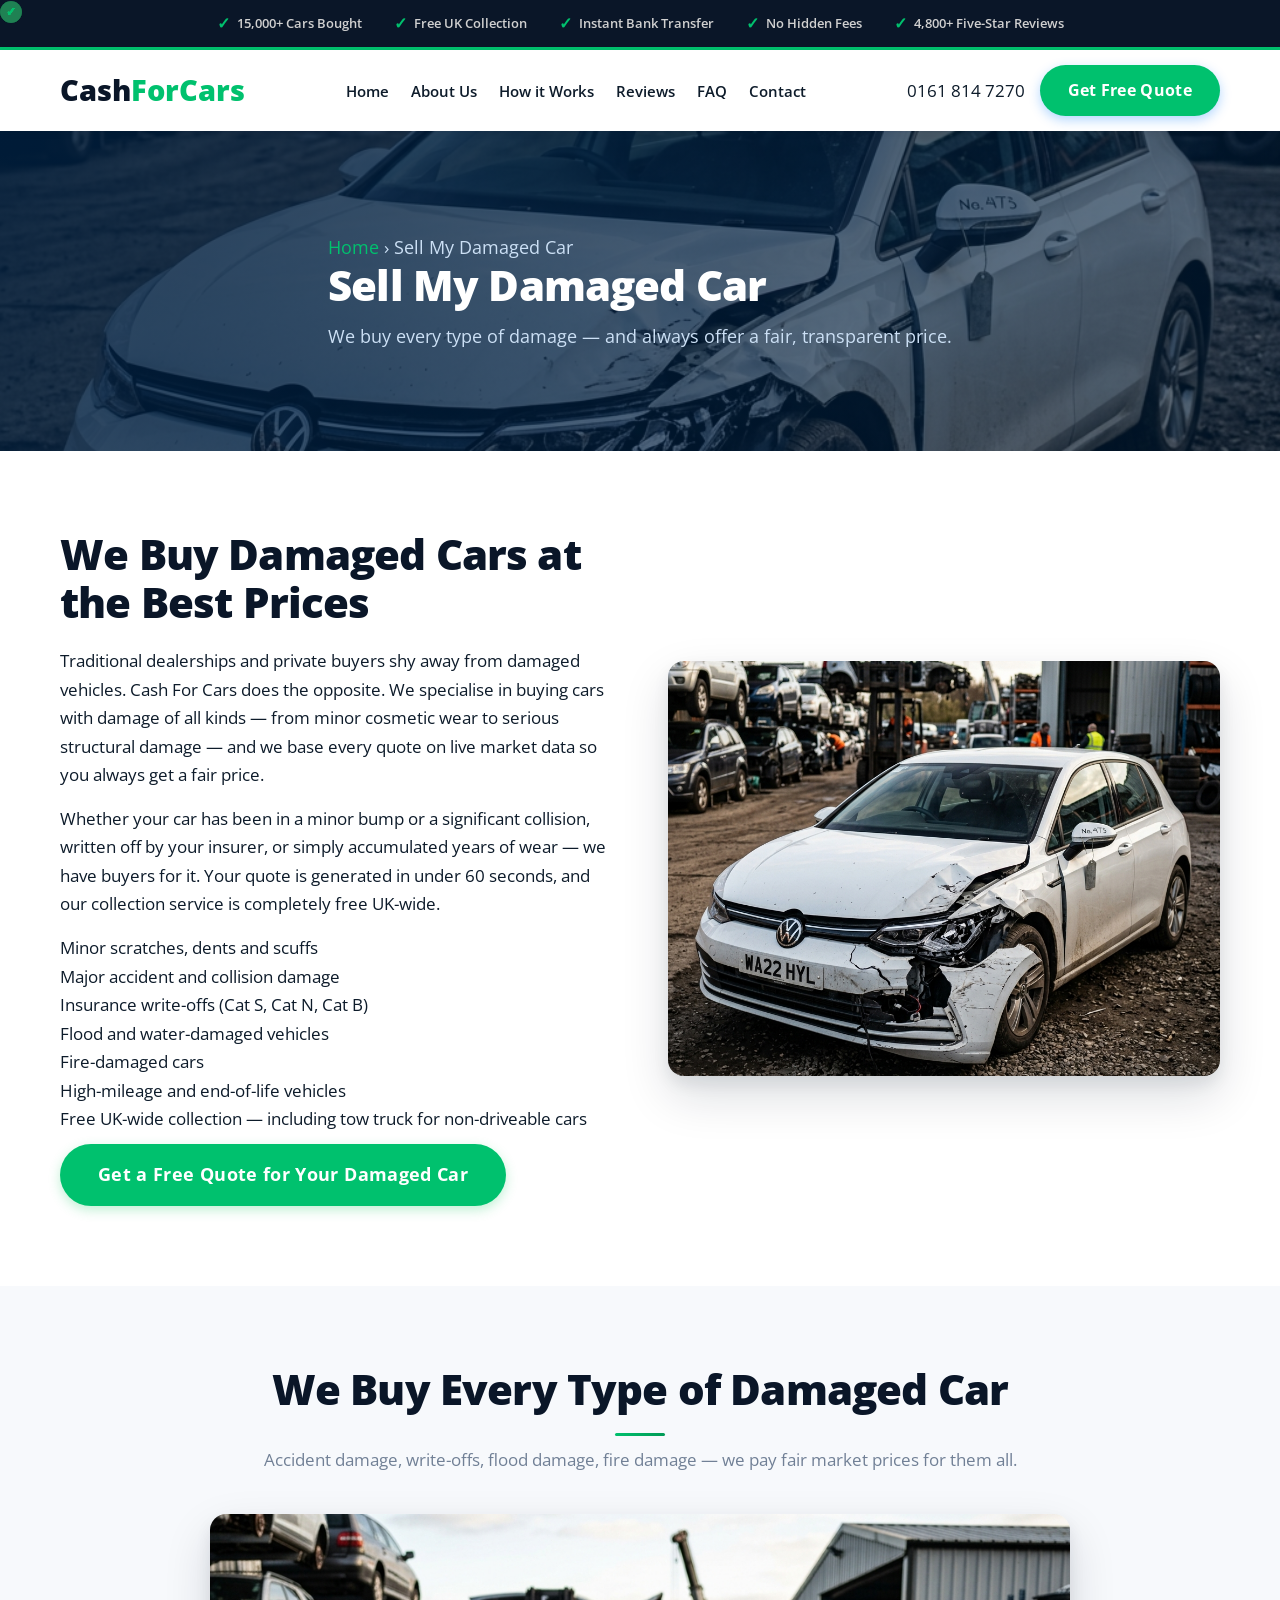
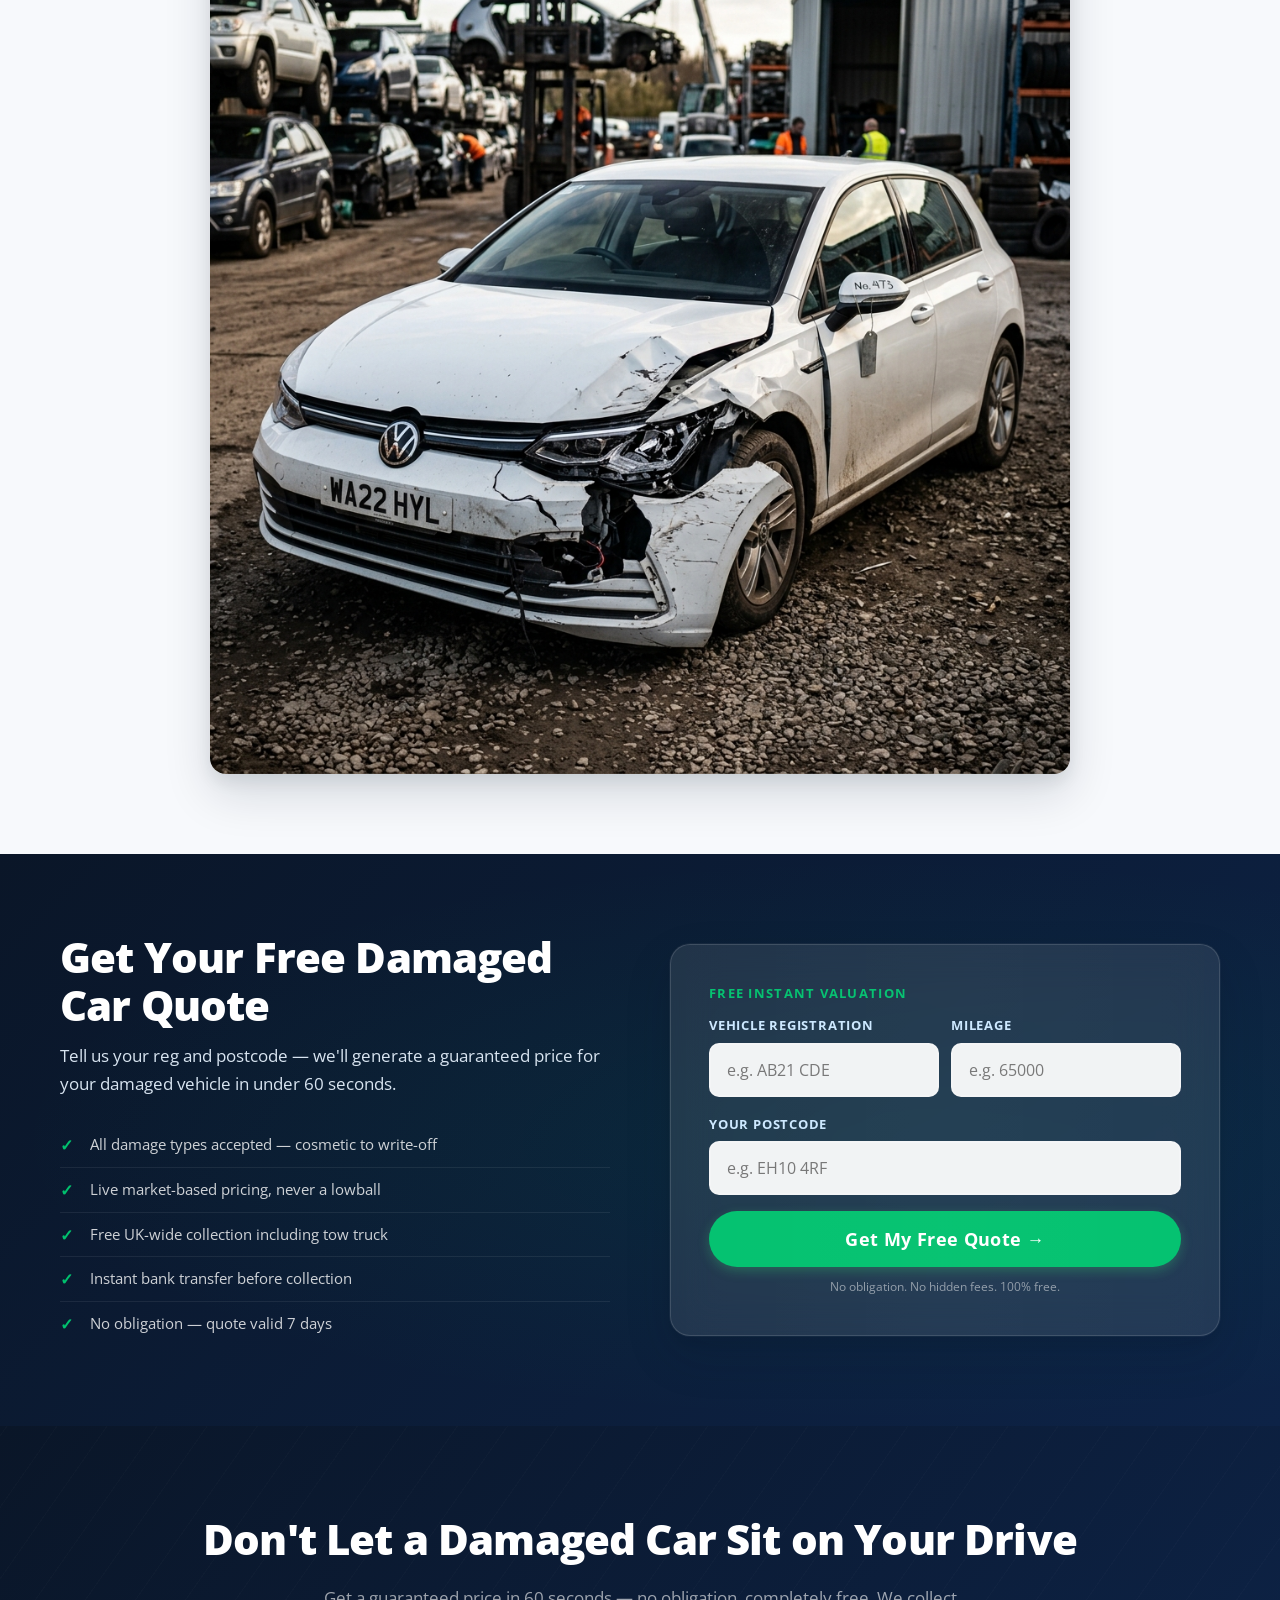
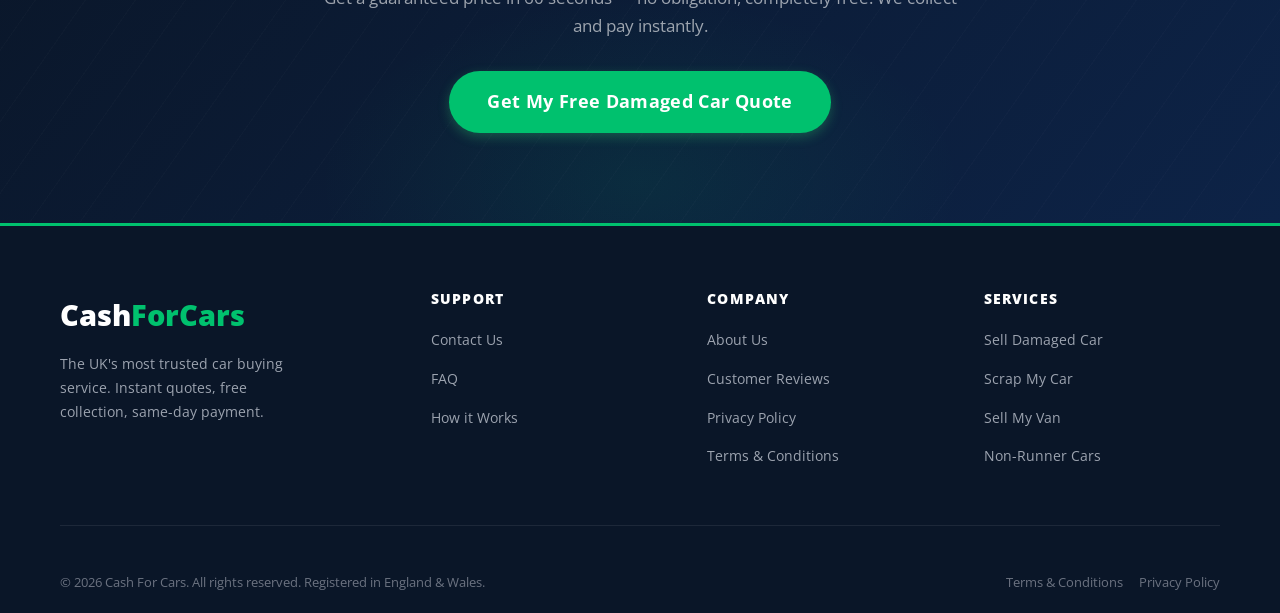
<file: CASHFORCARS/damaged-cars.html>
<!DOCTYPE html>
<html lang="en">
<head>
    <meta charset="UTF-8">
    <meta name="viewport" content="width=device-width, initial-scale=1.0">
    <title>Sell My Damaged Car | Best Price Guaranteed — Cash For Cars UK</title>
    <meta name="description" content="Sell your damaged car for the best price in the UK. We buy accident damaged, fire damaged, flood damaged and high-mileage vehicles. Free collection & instant payment.">
    <link rel="canonical" href="https://www.cashforcars.co.uk/damaged-cars">
    <meta property="og:title" content="Sell My Damaged Car — Cash For Cars UK">
    <meta property="og:description" content="Got a damaged car? We buy all types of damage — accident, flood, fire and more. Fair price, free collection, instant payment.">
    <meta property="og:type" content="website">
    <link rel="preconnect" href="https://fonts.googleapis.com">
    <link rel="preconnect" href="https://fonts.gstatic.com" crossorigin>
    <link href="https://fonts.googleapis.com/css2?family=Open+Sans:wght@400;600;700;800&display=swap" rel="stylesheet">
    <link rel="stylesheet" href="src/css/style.css">
</head>
<body>

    <!-- TRUST BAR -->
    <div class="trust-bar">
        <div class="container">
            <span class="trust-item"><span class="trust-check">✓</span> 15,000+ Cars Bought</span>
            <span class="trust-item"><span class="trust-check">✓</span> Free UK Collection</span>
            <span class="trust-item"><span class="trust-check">✓</span> Instant Bank Transfer</span>
            <span class="trust-item"><span class="trust-check">✓</span> No Hidden Fees</span>
            <span class="trust-item"><span class="trust-check">✓</span> 4,800+ Five-Star Reviews</span>
        </div>
    </div>

    <!-- NAVBAR -->
    <header class="navbar">
        <div class="container nav-container">
            <div class="logo"><a href="index">Cash<span>ForCars</span></a></div>
            <nav class="nav-links">
                <ul>
                    <li><a href="index">Home</a></li>
                    <li><a href="about">About Us</a></li>
                    <li><a href="how-it-works">How it Works</a></li>
                    <li><a href="reviews">Reviews</a></li>
                    <li><a href="faq">FAQ</a></li>
                    <li><a href="contact">Contact</a></li>
                </ul>
            </nav>
            <div class="nav-contact">
                <a href="tel:01618147270" class="phone-number">0161 814 7270</a>
                <a href="index#quote-section" class="btn btn-cta">Get Free Quote</a>
            </div>
            <button class="mobile-menu-btn" aria-label="Toggle menu"><span></span><span></span><span></span></button>
        </div>
    </header>

    <!-- PAGE HERO -->
    <div class="page-hero" style="background-image:url('src/images/salvage.png');">
        <div class="page-hero-overlay"></div>
        <div class="container page-hero-content">
            <p class="page-hero-breadcrumb"><a href="index">Home</a> &rsaquo; Sell My Damaged Car</p>
            <h1>Sell My Damaged Car</h1>
            <p>We buy every type of damage — and always offer a fair, transparent price.</p>
        </div>
    </div>

    <!-- MAIN CONTENT -->
    <section style="padding:80px 0;">
        <div class="container dual-col">
            <div class="content-col">
                <h2>We Buy Damaged Cars at the Best Prices</h2>
                <p>Traditional dealerships and private buyers shy away from damaged vehicles. Cash For Cars does the opposite. We specialise in buying cars with damage of all kinds — from minor cosmetic wear to serious structural damage — and we base every quote on live market data so you always get a fair price.</p>
                <p>Whether your car has been in a minor bump or a significant collision, written off by your insurer, or simply accumulated years of wear — we have buyers for it. Your quote is generated in under 60 seconds, and our collection service is completely free UK-wide.</p>
                <ul class="feature-list">
                    <li>Minor scratches, dents and scuffs</li>
                    <li>Major accident and collision damage</li>
                    <li>Insurance write-offs (Cat S, Cat N, Cat B)</li>
                    <li>Flood and water-damaged vehicles</li>
                    <li>Fire-damaged cars</li>
                    <li>High-mileage and end-of-life vehicles</li>
                    <li>Free UK-wide collection — including tow truck for non-driveable cars</li>
                </ul>
                <a href="index#quote-section" class="btn btn-primary btn-large" style="margin-top:10px;">Get a Free Quote for Your Damaged Car</a>
            </div>
            <div class="media-col">
                <img src="src/images/salvage.png" alt="Sell a damaged car for cash — Cash For Cars UK" style="width:100%;border-radius:16px;box-shadow:var(--shadow-lg);" loading="lazy">
            </div>
        </div>
    </section>

    <!-- FEATURE IMAGE SECTION -->
    <section style="padding:80px 0;background:var(--bg-light);">
        <div class="container text-center">
            <h2 class="section-title">We Buy Every Type of Damaged Car</h2>
            <p class="section-desc">Accident damage, write-offs, flood damage, fire damage — we pay fair market prices for them all.</p>
            <div style="max-width:860px;margin:0 auto;">
                <img src="src/images/salvage.png" alt="Sell damaged car for cash — Cash For Cars UK" style="width:100%;border-radius:16px;box-shadow:var(--shadow-lg);" loading="lazy">
            </div>
        </div>
    </section>

    <!-- INLINE QUOTE FORM -->
    <section class="page-quote-section">
        <div class="container">
            <div class="page-quote-inner">
                <div class="page-quote-text">
                    <h2>Get Your Free Damaged Car Quote</h2>
                    <p>Tell us your reg and postcode — we'll generate a guaranteed price for your damaged vehicle in under 60 seconds.</p>
                    <ul class="page-quote-list">
                        <li>All damage types accepted — cosmetic to write-off</li>
                        <li>Live market-based pricing, never a lowball</li>
                        <li>Free UK-wide collection including tow truck</li>
                        <li>Instant bank transfer before collection</li>
                        <li>No obligation — quote valid 7 days</li>
                    </ul>
                </div>
                <div class="glass-panel">
                    <p class="glass-panel-label">Free Instant Valuation</p>
                    <form class="quote-form" novalidate>
                        <div class="form-row">
                            <div class="form-group">
                                <label for="damaged-reg">Vehicle Registration</label>
                                <input type="text" id="damaged-reg" name="reg-number" placeholder="e.g. AB21 CDE" required autocomplete="off" maxlength="8">
                            </div>
                            <div class="form-group">
                                <label for="damaged-mileage">Mileage</label>
                                <input type="number" id="damaged-mileage" name="mileage" placeholder="e.g. 65000" required min="0" max="999999">
                            </div>
                        </div>
                        <div class="form-group">
                            <label for="damaged-postcode">Your Postcode</label>
                            <input type="text" id="damaged-postcode" name="postcode" placeholder="e.g. EH10 4RF" required autocomplete="postal-code" maxlength="8">
                        </div>
                        <button type="submit" class="btn btn-primary btn-large">Get My Free Quote &rarr;</button>
                    </form>
                    <p class="form-disclaimer">No obligation. No hidden fees. 100% free.</p>
                </div>
            </div>
        </div>
    </section>

    <!-- CTA -->
    <section class="banner-section text-center">
        <div class="container">
            <h2>Don't Let a Damaged Car Sit on Your Drive</h2>
            <p>Get a guaranteed price in 60 seconds — no obligation, completely free. We collect and pay instantly.</p>
            <a href="index#quote-section" class="btn btn-primary btn-large">Get My Free Damaged Car Quote</a>
        </div>
    </section>

    <!-- FOOTER -->
    <footer class="footer">
        <div class="container">
            <div class="footer-top">
                <div class="footer-brand">
                    <div class="logo"><a href="index">Cash<span>ForCars</span></a></div>
                    <p class="footer-tagline">The UK's most trusted car buying service. Instant quotes, free collection, same-day payment.</p>
                </div>
                <div class="footer-col">
                    <h3>Support</h3>
                    <ul>
                        <li><a href="contact">Contact Us</a></li>
                        <li><a href="faq">FAQ</a></li>
                        <li><a href="how-it-works">How it Works</a></li>
                    </ul>
                </div>
                <div class="footer-col">
                    <h3>Company</h3>
                    <ul>
                        <li><a href="about">About Us</a></li>
                        <li><a href="reviews">Customer Reviews</a></li>
                        <li><a href="privacy">Privacy Policy</a></li>
                        <li><a href="terms">Terms &amp; Conditions</a></li>
                    </ul>
                </div>
                <div class="footer-col">
                    <h3>Services</h3>
                    <ul>
                        <li><a href="damaged-cars">Sell Damaged Car</a></li>
                        <li><a href="scrap-cars">Scrap My Car</a></li>
                        <li><a href="sell-van">Sell My Van</a></li>
                        <li><a href="non-runner-cars">Non-Runner Cars</a></li>
                    </ul>
                </div>
            </div>
        </div>
        <div class="footer-bottom container">
            <p>&copy; 2026 Cash For Cars. All rights reserved. Registered in England &amp; Wales.</p>
            <div class="legal-links">
                <a href="terms">Terms &amp; Conditions</a>
                <a href="privacy">Privacy Policy</a>
            </div>
        </div>
    </footer>

    <script src="src/js/script.js"></script>
</body>
</html>
</file>
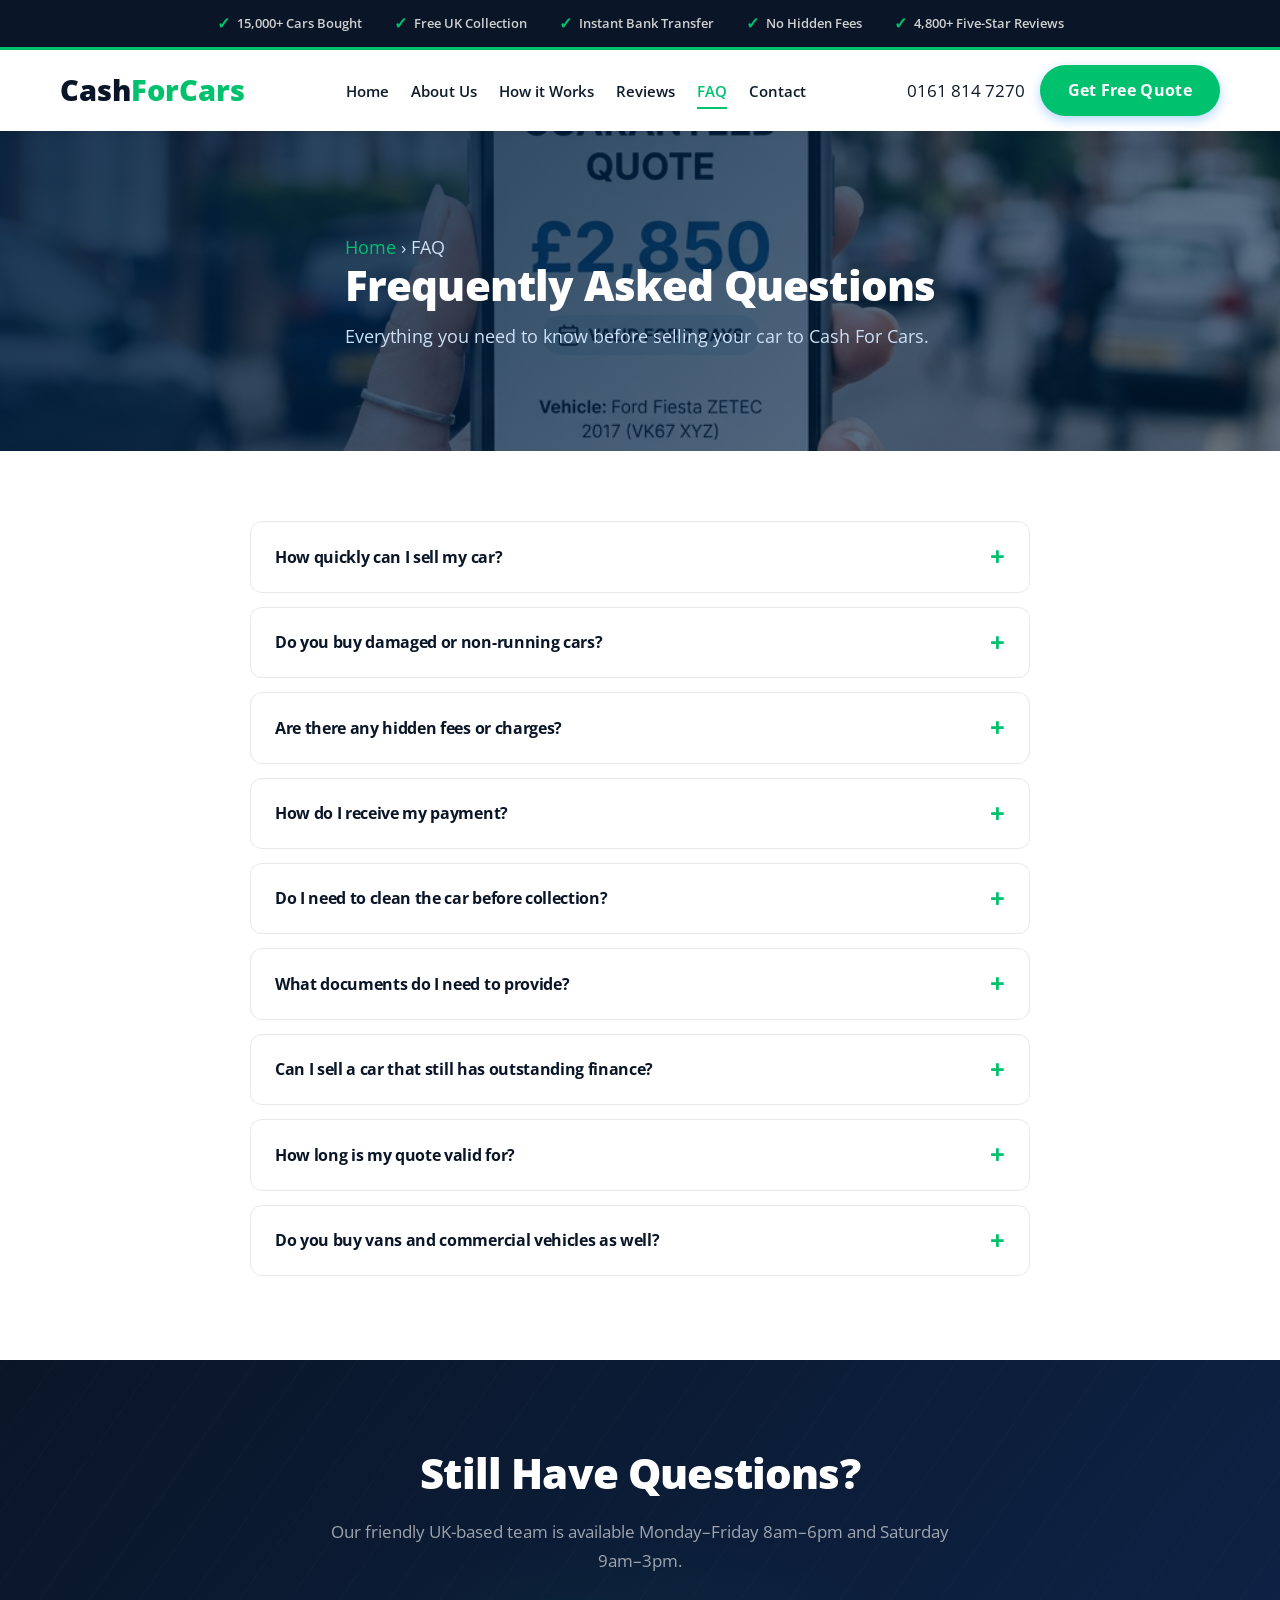
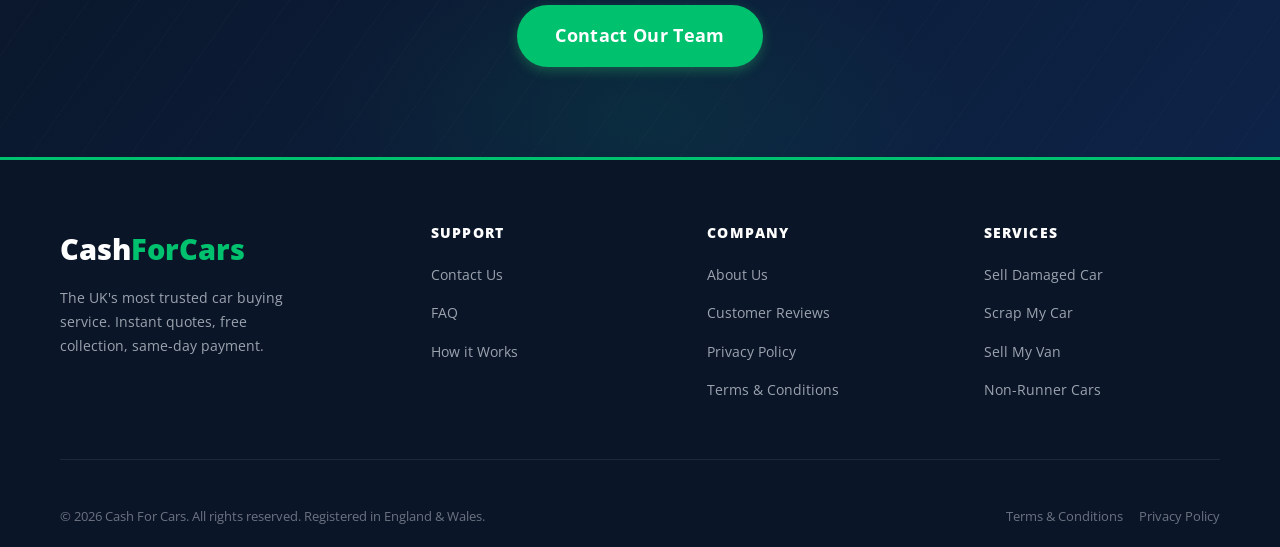
<file: CASHFORCARS/faq.html>
<!DOCTYPE html>
<html lang="en">
<head>
    <meta charset="UTF-8">
    <meta name="viewport" content="width=device-width, initial-scale=1.0">
    <title>FAQ | Frequently Asked Questions — Cash For Cars UK</title>
    <meta name="description" content="Got questions about selling your car? Find answers to everything — from how fast we collect, to payment methods, required documents and whether we buy damaged vehicles.">
    <link rel="canonical" href="https://www.cashforcars.co.uk/faq">
    <meta property="og:title" content="Frequently Asked Questions — Cash For Cars UK">
    <meta property="og:description" content="Everything you need to know about selling your car to Cash For Cars. Fast, honest answers.">
    <meta property="og:type" content="website">
    <link rel="preconnect" href="https://fonts.googleapis.com">
    <link rel="preconnect" href="https://fonts.gstatic.com" crossorigin>
    <link href="https://fonts.googleapis.com/css2?family=Open+Sans:wght@400;600;700;800&display=swap" rel="stylesheet">
    <link rel="stylesheet" href="src/css/style.css">
</head>
<body>

    <!-- TRUST BAR -->
    <div class="trust-bar">
        <div class="container">
            <span class="trust-item"><span class="trust-check">✓</span> 15,000+ Cars Bought</span>
            <span class="trust-item"><span class="trust-check">✓</span> Free UK Collection</span>
            <span class="trust-item"><span class="trust-check">✓</span> Instant Bank Transfer</span>
            <span class="trust-item"><span class="trust-check">✓</span> No Hidden Fees</span>
            <span class="trust-item"><span class="trust-check">✓</span> 4,800+ Five-Star Reviews</span>
        </div>
    </div>

    <!-- NAVBAR -->
    <header class="navbar">
        <div class="container nav-container">
            <div class="logo"><a href="index">Cash<span>ForCars</span></a></div>
            <nav class="nav-links">
                <ul>
                    <li><a href="index">Home</a></li>
                    <li><a href="about">About Us</a></li>
                    <li><a href="how-it-works">How it Works</a></li>
                    <li><a href="reviews">Reviews</a></li>
                    <li><a href="faq" class="active">FAQ</a></li>
                    <li><a href="contact">Contact</a></li>
                </ul>
            </nav>
            <div class="nav-contact">
                <a href="tel:01618147270" class="phone-number">0161 814 7270</a>
                <a href="index#quote-section" class="btn btn-cta">Get Free Quote</a>
            </div>
            <button class="mobile-menu-btn" aria-label="Toggle menu"><span></span><span></span><span></span></button>
        </div>
    </header>

    <!-- PAGE HERO -->
    <div class="page-hero" style="background-image:url('src/images/valuation.jpg');">
        <div class="page-hero-overlay"></div>
        <div class="container page-hero-content">
            <p class="page-hero-breadcrumb"><a href="index">Home</a> &rsaquo; FAQ</p>
            <h1>Frequently Asked Questions</h1>
            <p>Everything you need to know before selling your car to Cash For Cars.</p>
        </div>
    </div>


    <!-- FAQ ACCORDION -->
    <section style="padding:70px 20px;">
        <div class="container faq-list">

            <div class="faq-item">
                <h3 class="faq-question">How quickly can I sell my car?</h3>
                <div class="faq-answer"><p>You can receive a guaranteed online quote in under 60 seconds. Once accepted, we typically arrange free collection within 24–48 hours at a time that suits you. Payment is transferred to your bank account instantly upon collection — before the vehicle is moved.</p></div>
            </div>

            <div class="faq-item">
                <h3 class="faq-question">Do you buy damaged or non-running cars?</h3>
                <div class="faq-answer"><p>Yes — absolutely. We buy vehicles in any condition including minor cosmetic damage, major accident damage, MOT failures, mechanical faults, flood damage, fire damage, and completely non-running scrap vehicles. Our quotes are based on live market data, so you always get a fair price regardless of condition.</p></div>
            </div>

            <div class="faq-item">
                <h3 class="faq-question">Are there any hidden fees or charges?</h3>
                <div class="faq-answer"><p>None whatsoever. Our collection service is completely free UK-wide. There are no admin fees, no paperwork charges, and no deductions on the day of collection. The price we quote is the price you receive — guaranteed.</p></div>
            </div>

            <div class="faq-item">
                <h3 class="faq-question">How do I receive my payment?</h3>
                <div class="faq-answer"><p>Payment is made via instant bank transfer at the time of collection. Our driver processes the transfer before the vehicle is moved, and funds typically appear in your account within minutes. We do not pay by cheque or cash.</p></div>
            </div>

            <div class="faq-item">
                <h3 class="faq-question">Do I need to clean the car before collection?</h3>
                <div class="faq-answer"><p>No cleaning is required. We do ask that you remove all personal belongings from the vehicle before collection. The condition of the car — inside and out — is already factored into our quote, so there's nothing to prepare.</p></div>
            </div>

            <div class="faq-item">
                <h3 class="faq-question">What documents do I need to provide?</h3>
                <div class="faq-answer"><p>You'll need your V5C logbook (vehicle registration document) and a valid form of photo ID. If you've misplaced your V5C, we can often still proceed — contact our team and we'll advise you on the next steps.</p></div>
            </div>

            <div class="faq-item">
                <h3 class="faq-question">Can I sell a car that still has outstanding finance?</h3>
                <div class="faq-answer"><p>Yes. If your vehicle has an outstanding finance agreement, we can still purchase it. We'll settle the remaining balance directly with your finance provider and pay any positive equity — the difference between the car's value and the outstanding amount — directly to you.</p></div>
            </div>

            <div class="faq-item">
                <h3 class="faq-question">How long is my quote valid for?</h3>
                <div class="faq-answer"><p>Your online quote is guaranteed for 7 days from the date it is issued. After 7 days, market fluctuations may require us to issue a revised quote. We recommend booking your collection as soon as you're happy with the price to lock it in.</p></div>
            </div>

            <div class="faq-item">
                <h3 class="faq-question">Do you buy vans and commercial vehicles as well?</h3>
                <div class="faq-answer"><p>Yes — we buy all types of vehicles including cars, vans, minibuses, and light commercial vehicles. Visit our <a href="sell-van" style="color:var(--cta-blue);font-weight:700;">Sell My Van</a> page for more information on van valuations and pricing.</p></div>
            </div>

        </div>
    </section>

    <!-- CTA -->
    <section class="banner-section text-center">
        <div class="container">
            <h2>Still Have Questions?</h2>
            <p>Our friendly UK-based team is available Monday–Friday 8am–6pm and Saturday 9am–3pm.</p>
            <div style="display:flex;gap:16px;justify-content:center;flex-wrap:wrap;margin-top:24px;">
                <a href="contact" class="btn btn-primary btn-large">Contact Our Team</a>
            </div>
        </div>
    </section>

    <!-- FOOTER -->
    <footer class="footer">
        <div class="container">
            <div class="footer-top">
                <div class="footer-brand">
                    <div class="logo"><a href="index">Cash<span>ForCars</span></a></div>
                    <p class="footer-tagline">The UK's most trusted car buying service. Instant quotes, free collection, same-day payment.</p>
                </div>
                <div class="footer-col">
                    <h3>Support</h3>
                    <ul>
                        <li><a href="contact">Contact Us</a></li>
                        <li><a href="faq">FAQ</a></li>
                        <li><a href="how-it-works">How it Works</a></li>
                    </ul>
                </div>
                <div class="footer-col">
                    <h3>Company</h3>
                    <ul>
                        <li><a href="about">About Us</a></li>
                        <li><a href="reviews">Customer Reviews</a></li>
                        <li><a href="privacy">Privacy Policy</a></li>
                        <li><a href="terms">Terms &amp; Conditions</a></li>
                    </ul>
                </div>
                <div class="footer-col">
                    <h3>Services</h3>
                    <ul>
                        <li><a href="damaged-cars">Sell Damaged Car</a></li>
                        <li><a href="scrap-cars">Scrap My Car</a></li>
                        <li><a href="sell-van">Sell My Van</a></li>
                        <li><a href="non-runner-cars">Non-Runner Cars</a></li>
                    </ul>
                </div>
            </div>
        </div>
        <div class="footer-bottom container">
            <p>&copy; 2026 Cash For Cars. All rights reserved. Registered in England &amp; Wales.</p>
            <div class="legal-links">
                <a href="terms">Terms &amp; Conditions</a>
                <a href="privacy">Privacy Policy</a>
            </div>
        </div>
    </footer>

    <script src="src/js/script.js"></script>
</body>
</html>
</file>
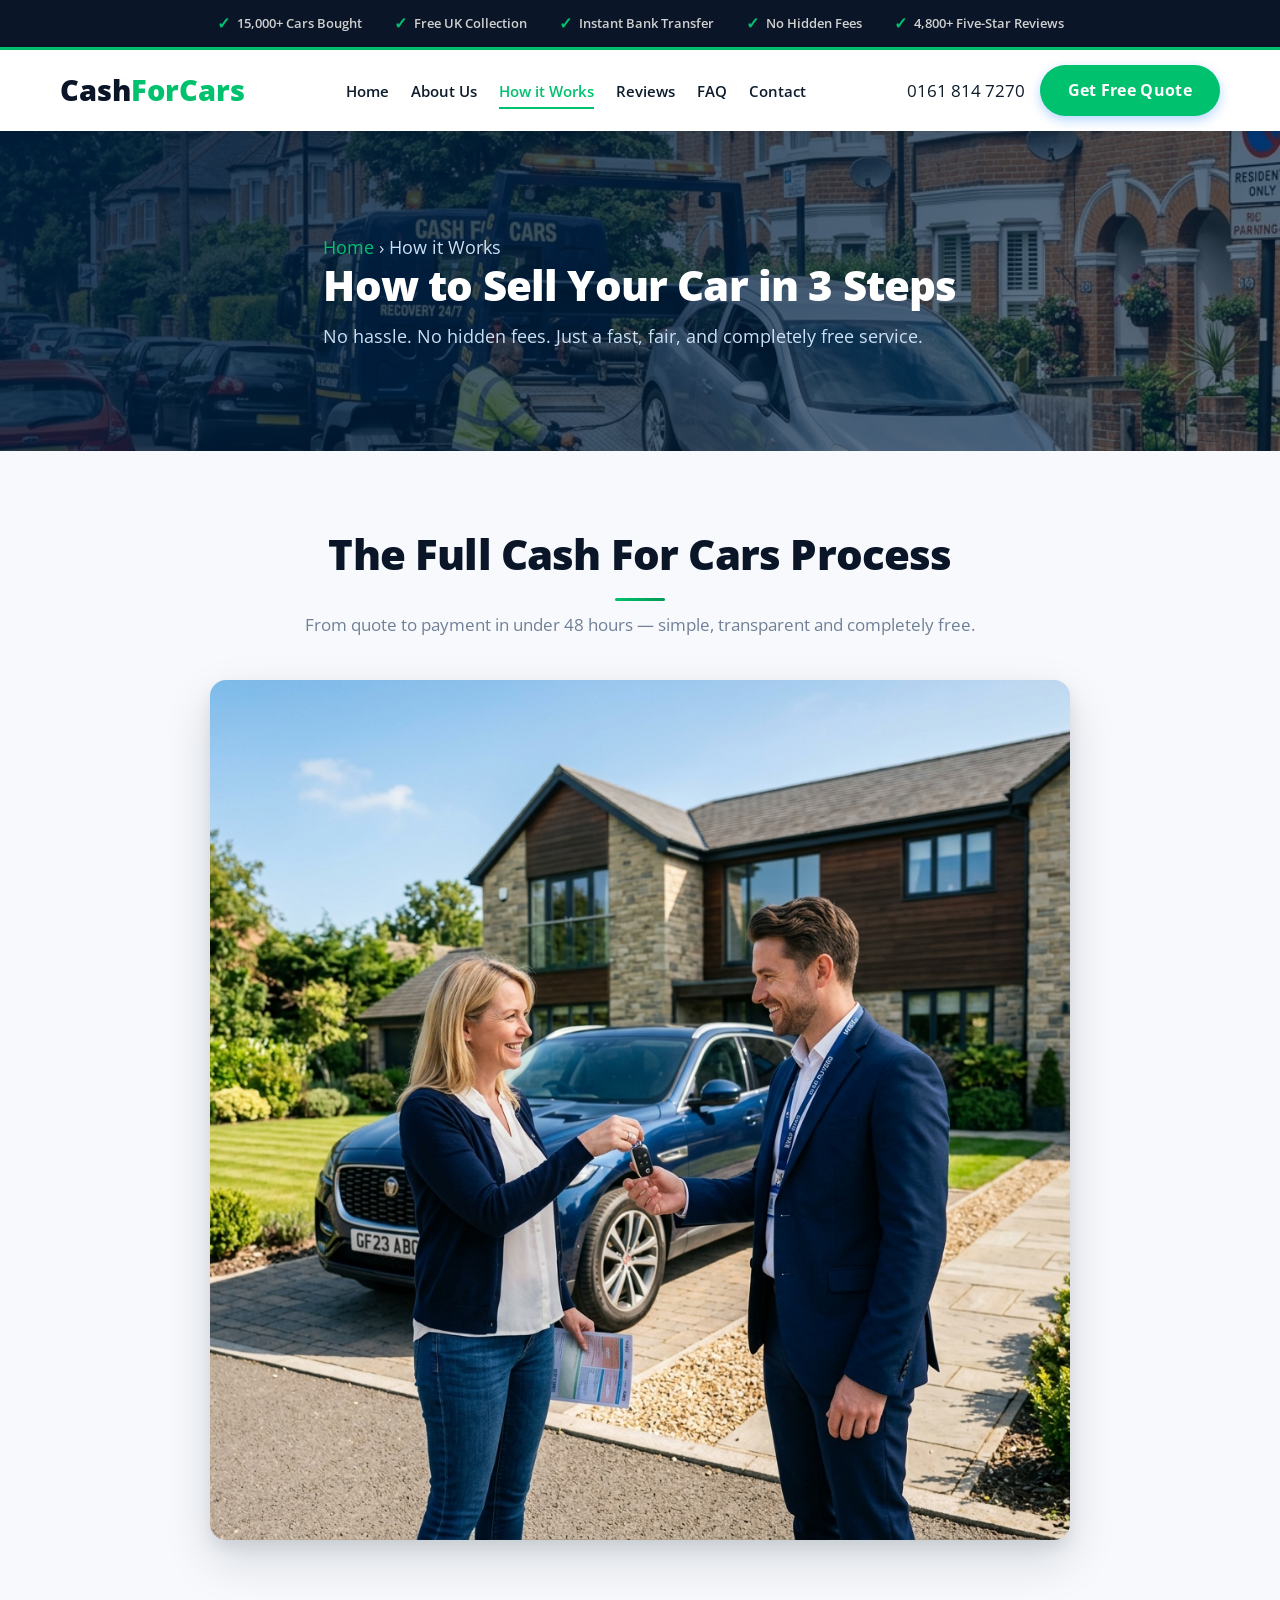
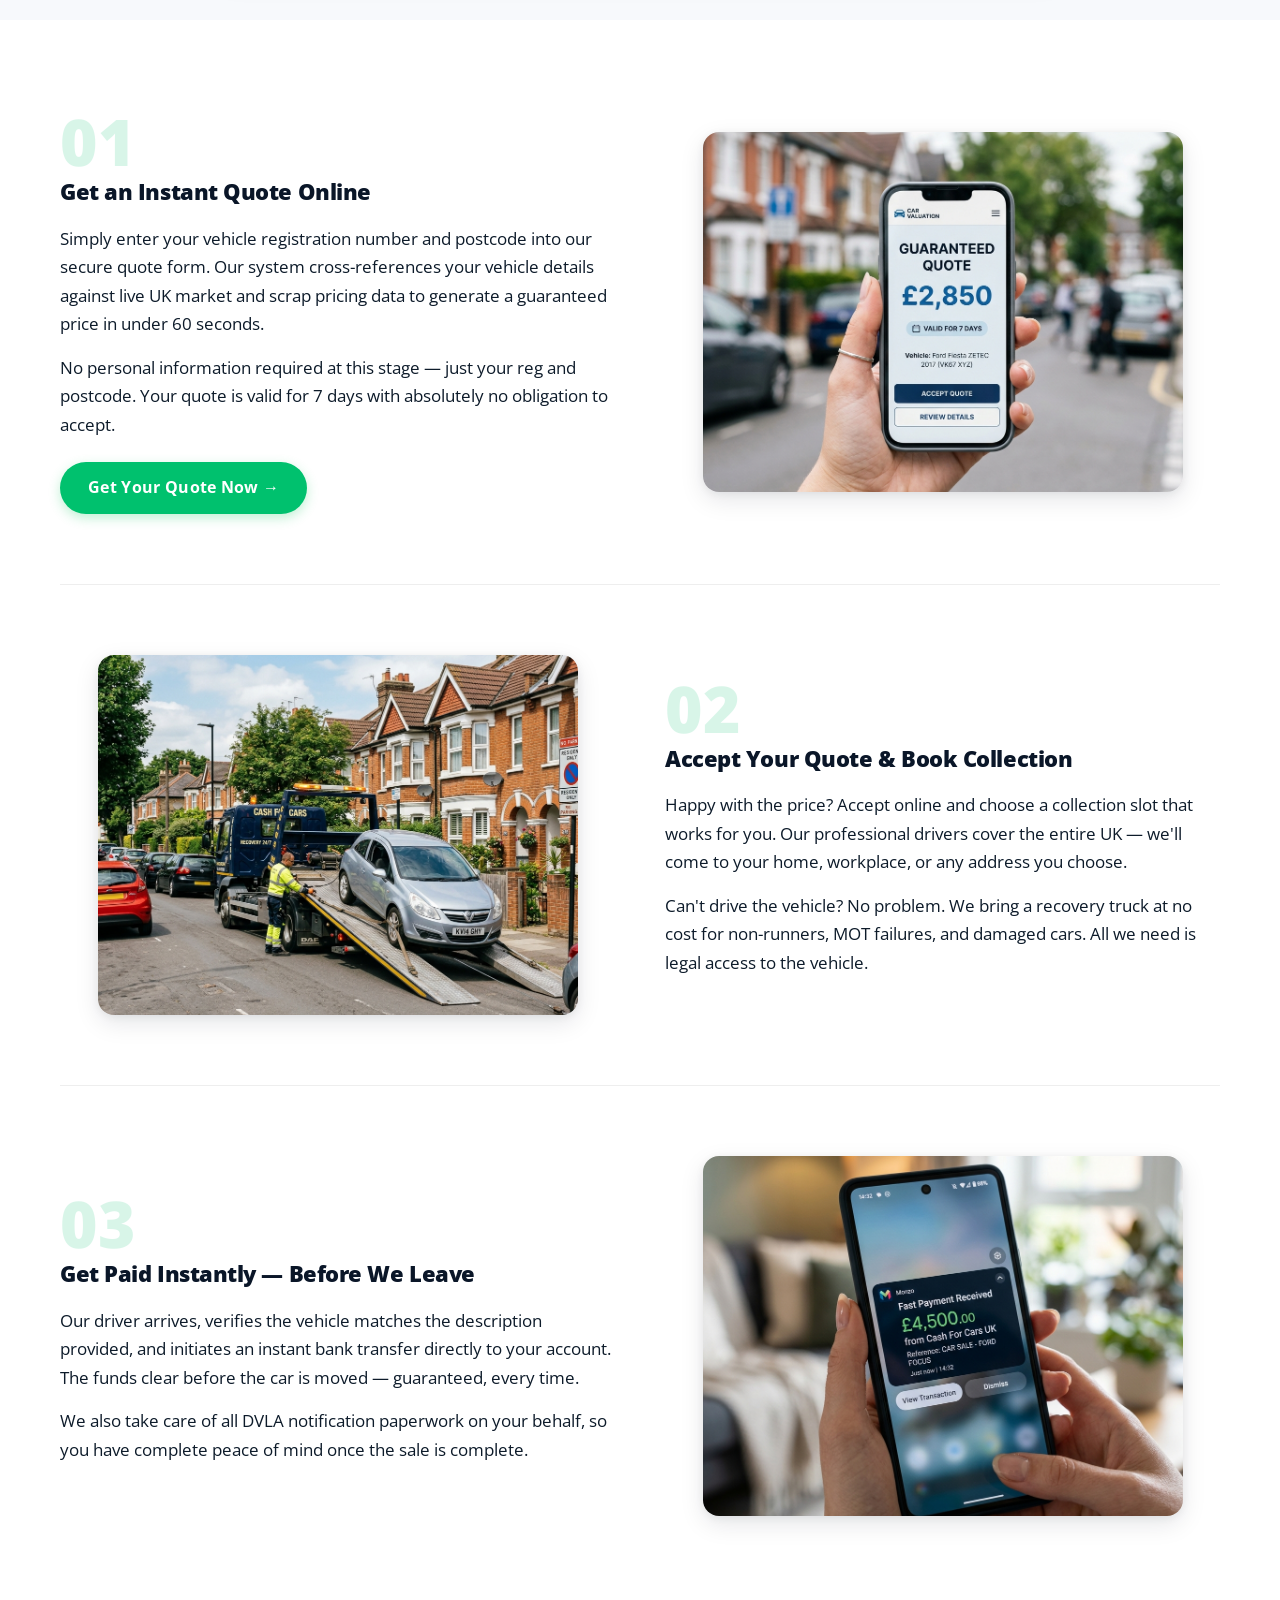
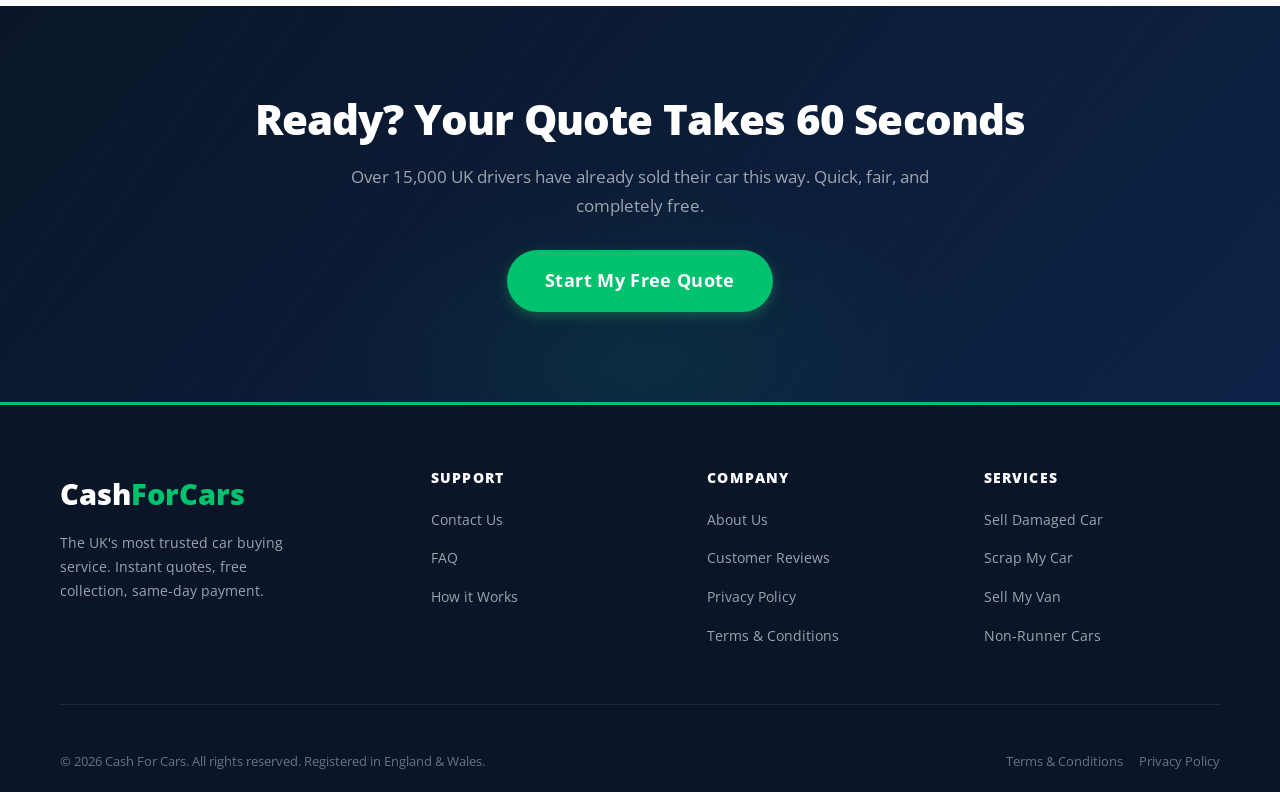
<file: CASHFORCARS/how-it-works.html>
<!DOCTYPE html>
<html lang="en">
<head>
    <meta charset="UTF-8">
    <meta name="viewport" content="width=device-width, initial-scale=1.0">
    <title>How It Works | Sell Your Car in 3 Simple Steps — Cash For Cars</title>
    <meta name="description" content="Selling your car with Cash For Cars takes just 3 steps. Get an instant online quote, book a free collection, and receive instant bank transfer payment. Find out how.">
    <link rel="canonical" href="https://www.cashforcars.co.uk/how-it-works">
    <meta property="og:title" content="How It Works — Cash For Cars UK">
    <meta property="og:description" content="Three simple steps: instant quote, free collection, instant payment. Sell your car the smart way.">
    <meta property="og:type" content="website">
    <link rel="preconnect" href="https://fonts.googleapis.com">
    <link rel="preconnect" href="https://fonts.gstatic.com" crossorigin>
    <link href="https://fonts.googleapis.com/css2?family=Open+Sans:wght@400;600;700;800&display=swap" rel="stylesheet">
    <link rel="stylesheet" href="src/css/style.css">
</head>
<body>

    <!-- TRUST BAR -->
    <div class="trust-bar">
        <div class="container">
            <span class="trust-item"><span class="trust-check">✓</span> 15,000+ Cars Bought</span>
            <span class="trust-item"><span class="trust-check">✓</span> Free UK Collection</span>
            <span class="trust-item"><span class="trust-check">✓</span> Instant Bank Transfer</span>
            <span class="trust-item"><span class="trust-check">✓</span> No Hidden Fees</span>
            <span class="trust-item"><span class="trust-check">✓</span> 4,800+ Five-Star Reviews</span>
        </div>
    </div>

    <!-- NAVBAR -->
    <header class="navbar">
        <div class="container nav-container">
            <div class="logo"><a href="index">Cash<span>ForCars</span></a></div>
            <nav class="nav-links">
                <ul>
                    <li><a href="index">Home</a></li>
                    <li><a href="about">About Us</a></li>
                    <li><a href="how-it-works" class="active">How it Works</a></li>
                    <li><a href="reviews">Reviews</a></li>
                    <li><a href="faq">FAQ</a></li>
                    <li><a href="contact">Contact</a></li>
                </ul>
            </nav>
            <div class="nav-contact">
                <a href="tel:01618147270" class="phone-number">0161 814 7270</a>
                <a href="index#quote-section" class="btn btn-cta">Get Free Quote</a>
            </div>
            <button class="mobile-menu-btn" aria-label="Toggle menu"><span></span><span></span><span></span></button>
        </div>
    </header>

    <!-- PAGE HERO -->
    <div class="page-hero" style="background-image:url('src/images/collection.png');">
        <div class="page-hero-overlay"></div>
        <div class="container page-hero-content">
            <p class="page-hero-breadcrumb"><a href="index">Home</a> &rsaquo; How it Works</p>
            <h1>How to Sell Your Car in 3 Steps</h1>
            <p>No hassle. No hidden fees. Just a fast, fair, and completely free service.</p>
        </div>
    </div>

    <!-- FEATURE IMAGE SECTION -->
    <section style="padding:80px 0;background:var(--bg-light);">
        <div class="container text-center">
            <h2 class="section-title">The Full Cash For Cars Process</h2>
            <p class="section-desc">From quote to payment in under 48 hours — simple, transparent and completely free.</p>
            <div style="max-width:860px;margin:0 auto;">
                <img src="src/images/hero-bg.png" alt="How Cash For Cars works — instant quote, free collection, instant payment" style="width:100%;border-radius:16px;box-shadow:var(--shadow-lg);" loading="lazy">
            </div>
        </div>
    </section>

    <!-- STEPS -->
    <section style="padding:90px 0;">
        <div class="container">

            <div class="step-row">
                <div class="step-text">
                    <div class="step-number">01</div>
                    <h3>Get an Instant Quote Online</h3>
                    <p>Simply enter your vehicle registration number and postcode into our secure quote form. Our system cross-references your vehicle details against live UK market and scrap pricing data to generate a guaranteed price in under 60 seconds.</p>
                    <p>No personal information required at this stage — just your reg and postcode. Your quote is valid for 7 days with absolutely no obligation to accept.</p>
                    <a href="index#quote-section" class="btn btn-primary" style="margin-top:8px;">Get Your Quote Now &rarr;</a>
                </div>
                <div class="step-img">
                    <img src="src/images/valuation.jpg" alt="Step 1 — Get an instant car quote online" loading="lazy">
                </div>
            </div>

            <div class="step-row reverse">
                <div class="step-text">
                    <div class="step-number">02</div>
                    <h3>Accept Your Quote &amp; Book Collection</h3>
                    <p>Happy with the price? Accept online and choose a collection slot that works for you. Our professional drivers cover the entire UK — we'll come to your home, workplace, or any address you choose.</p>
                    <p>Can't drive the vehicle? No problem. We bring a recovery truck at no cost for non-runners, MOT failures, and damaged cars. All we need is legal access to the vehicle.</p>
                </div>
                <div class="step-img">
                    <img src="src/images/collection.png" alt="Step 2 — Book free car collection" loading="lazy">
                </div>
            </div>

            <div class="step-row">
                <div class="step-text">
                    <div class="step-number">03</div>
                    <h3>Get Paid Instantly — Before We Leave</h3>
                    <p>Our driver arrives, verifies the vehicle matches the description provided, and initiates an instant bank transfer directly to your account. The funds clear before the car is moved — guaranteed, every time.</p>
                    <p>We also take care of all DVLA notification paperwork on your behalf, so you have complete peace of mind once the sale is complete.</p>
                </div>
                <div class="step-img">
                    <img src="src/images/payment.png" alt="Step 3 — Receive instant payment" loading="lazy">
                </div>
            </div>

        </div>
    </section>

    <!-- CTA -->
    <section class="banner-section text-center">
        <div class="container">
            <h2>Ready? Your Quote Takes 60 Seconds</h2>
            <p>Over 15,000 UK drivers have already sold their car this way. Quick, fair, and completely free.</p>
            <a href="index#quote-section" class="btn btn-primary btn-large">Start My Free Quote</a>
        </div>
    </section>

    <!-- FOOTER -->
    <footer class="footer">
        <div class="container">
            <div class="footer-top">
                <div class="footer-brand">
                    <div class="logo"><a href="index">Cash<span>ForCars</span></a></div>
                    <p class="footer-tagline">The UK's most trusted car buying service. Instant quotes, free collection, same-day payment.</p>
                </div>
                <div class="footer-col">
                    <h3>Support</h3>
                    <ul>
                        <li><a href="contact">Contact Us</a></li>
                        <li><a href="faq">FAQ</a></li>
                        <li><a href="how-it-works">How it Works</a></li>
                    </ul>
                </div>
                <div class="footer-col">
                    <h3>Company</h3>
                    <ul>
                        <li><a href="about">About Us</a></li>
                        <li><a href="reviews">Customer Reviews</a></li>
                        <li><a href="privacy">Privacy Policy</a></li>
                        <li><a href="terms">Terms &amp; Conditions</a></li>
                    </ul>
                </div>
                <div class="footer-col">
                    <h3>Services</h3>
                    <ul>
                        <li><a href="damaged-cars">Sell Damaged Car</a></li>
                        <li><a href="scrap-cars">Scrap My Car</a></li>
                        <li><a href="sell-van">Sell My Van</a></li>
                        <li><a href="non-runner-cars">Non-Runner Cars</a></li>
                    </ul>
                </div>
            </div>
        </div>
        <div class="footer-bottom container">
            <p>&copy; 2026 Cash For Cars. All rights reserved. Registered in England &amp; Wales.</p>
            <div class="legal-links">
                <a href="terms">Terms &amp; Conditions</a>
                <a href="privacy">Privacy Policy</a>
            </div>
        </div>
    </footer>

    <script src="src/js/script.js"></script>
</body>
</html>
</file>
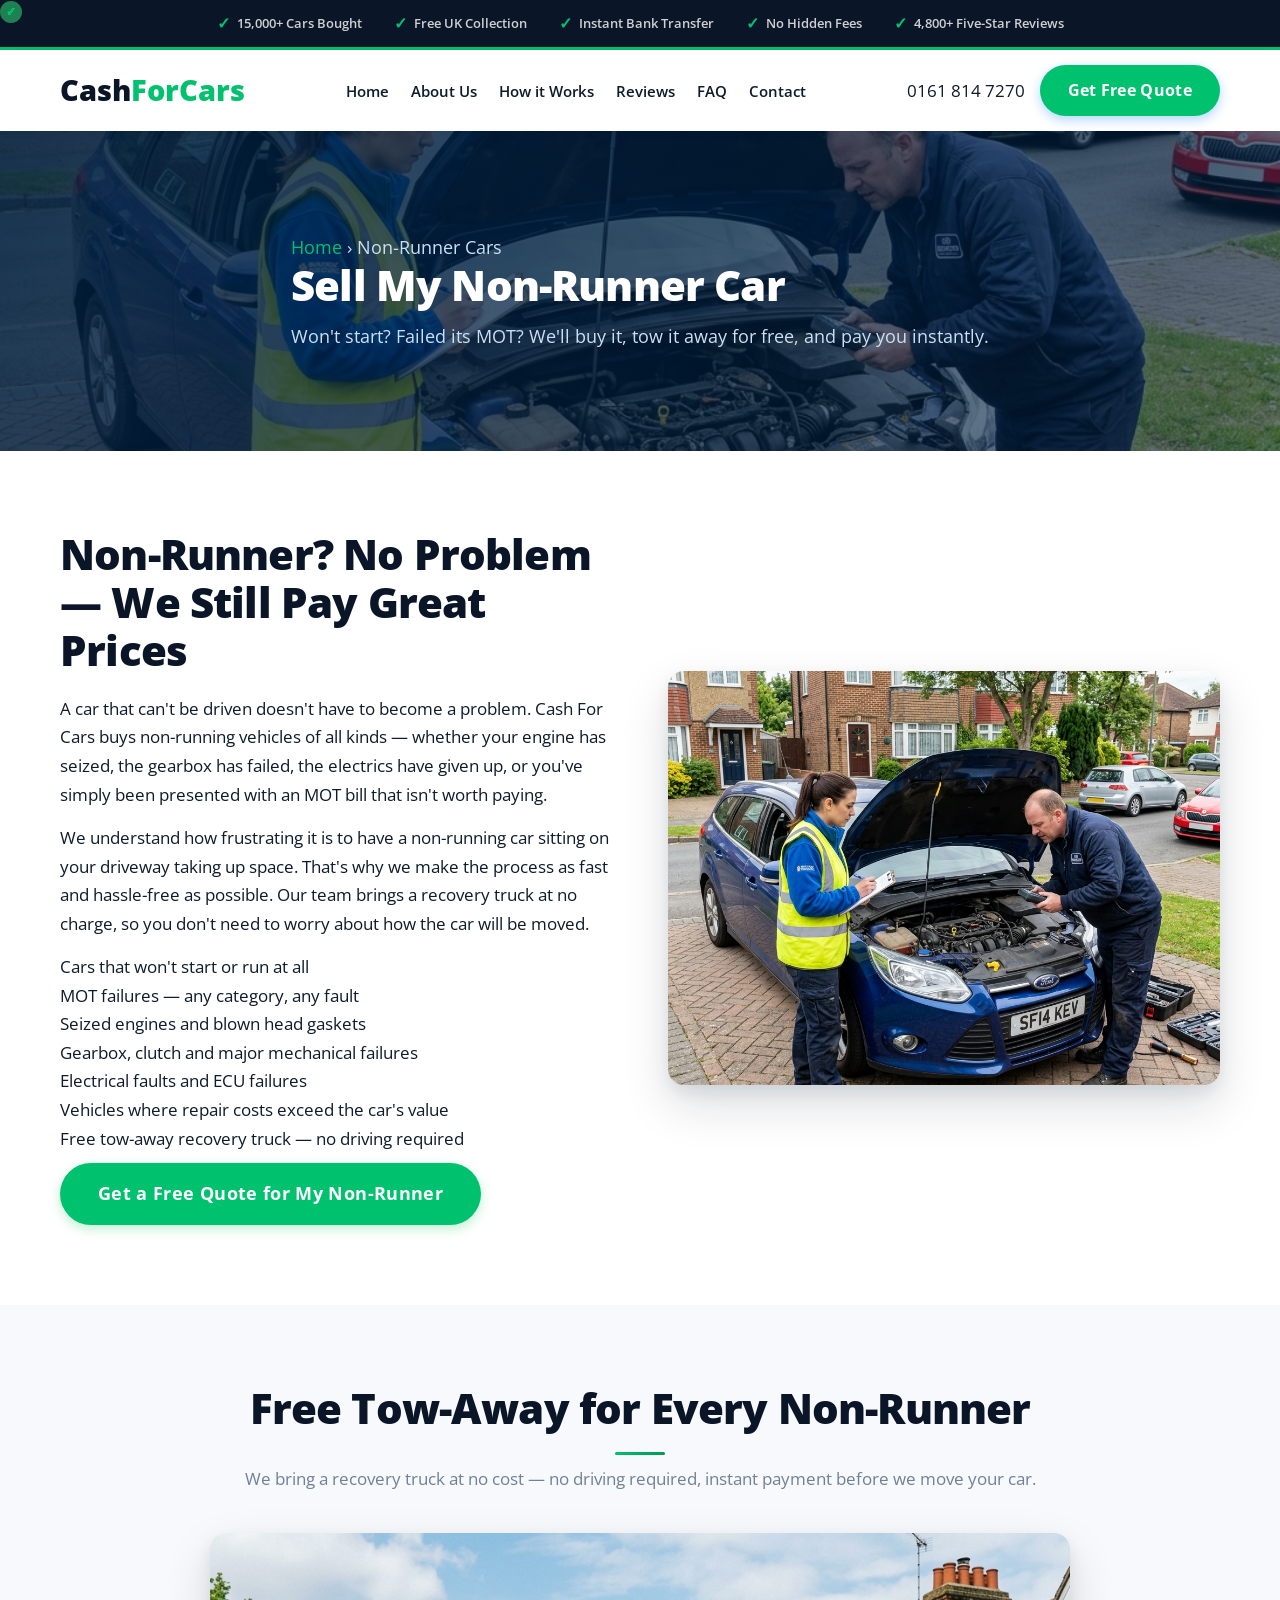
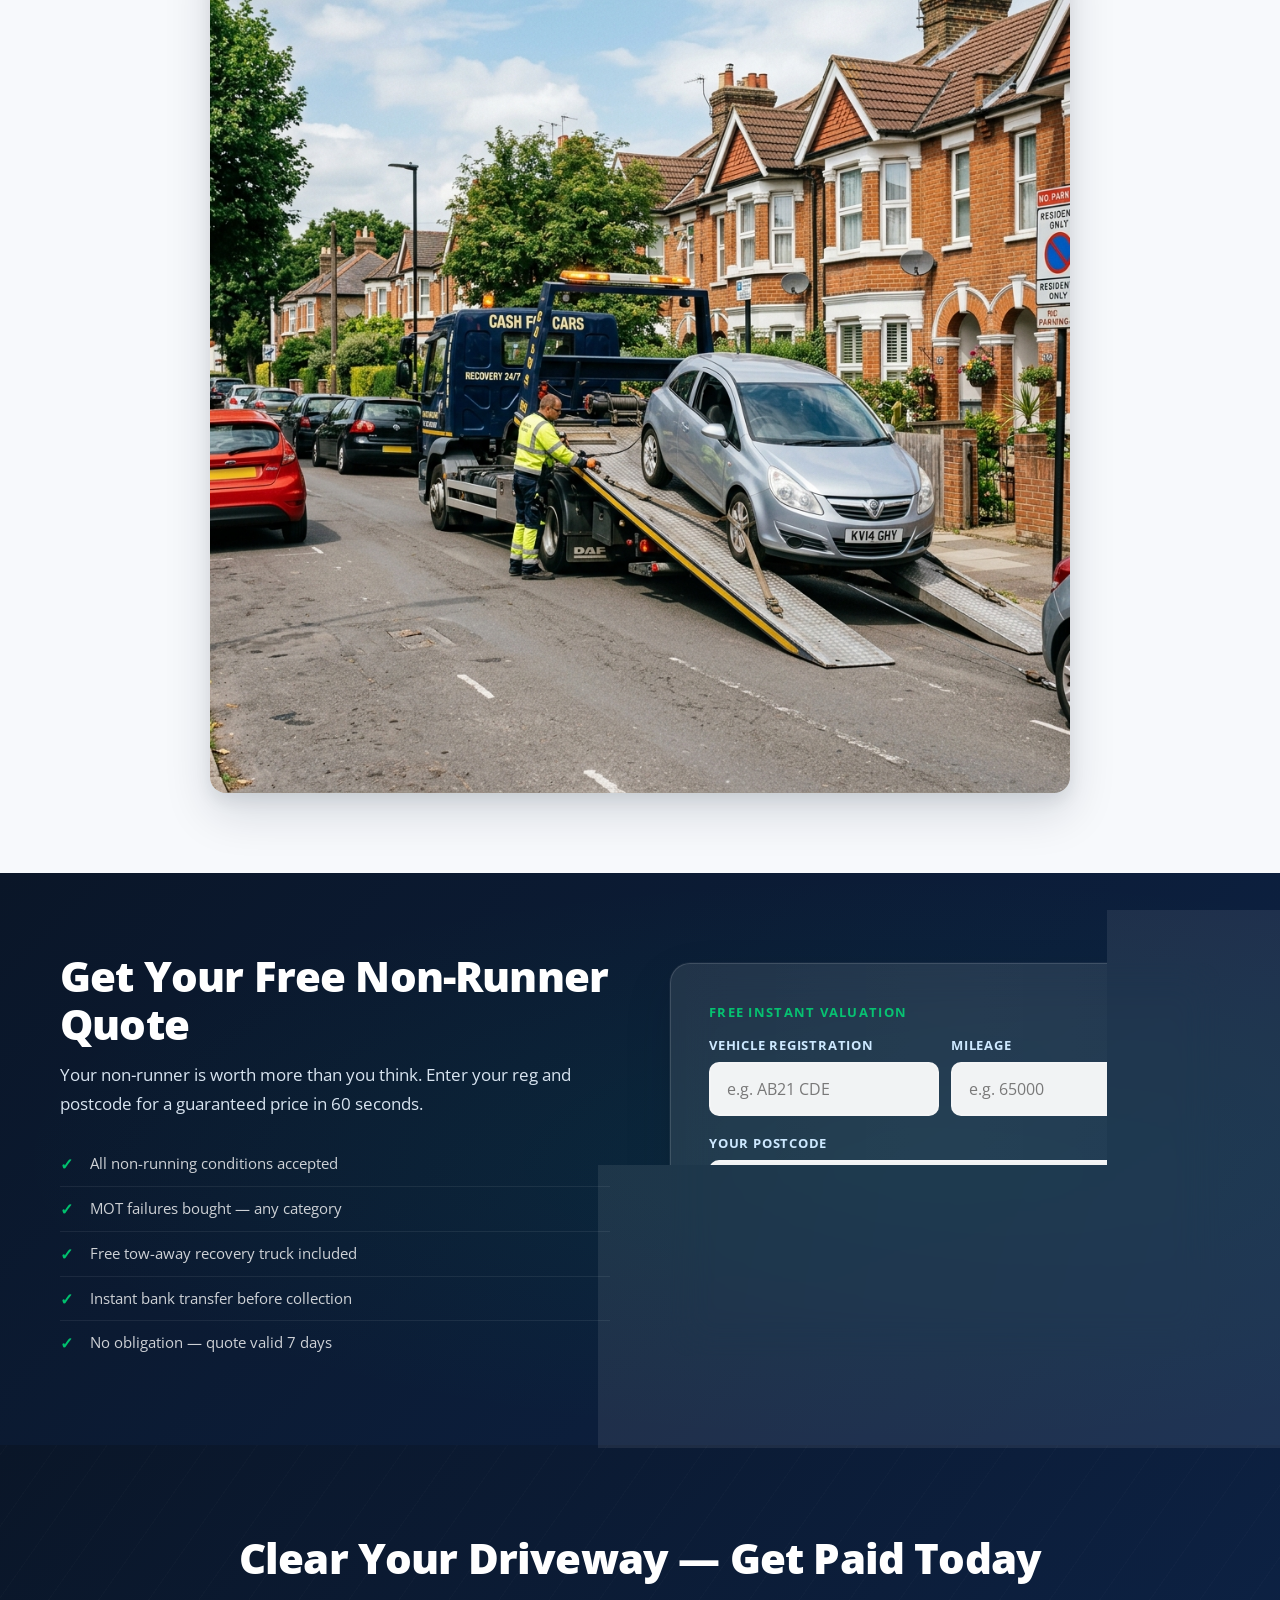
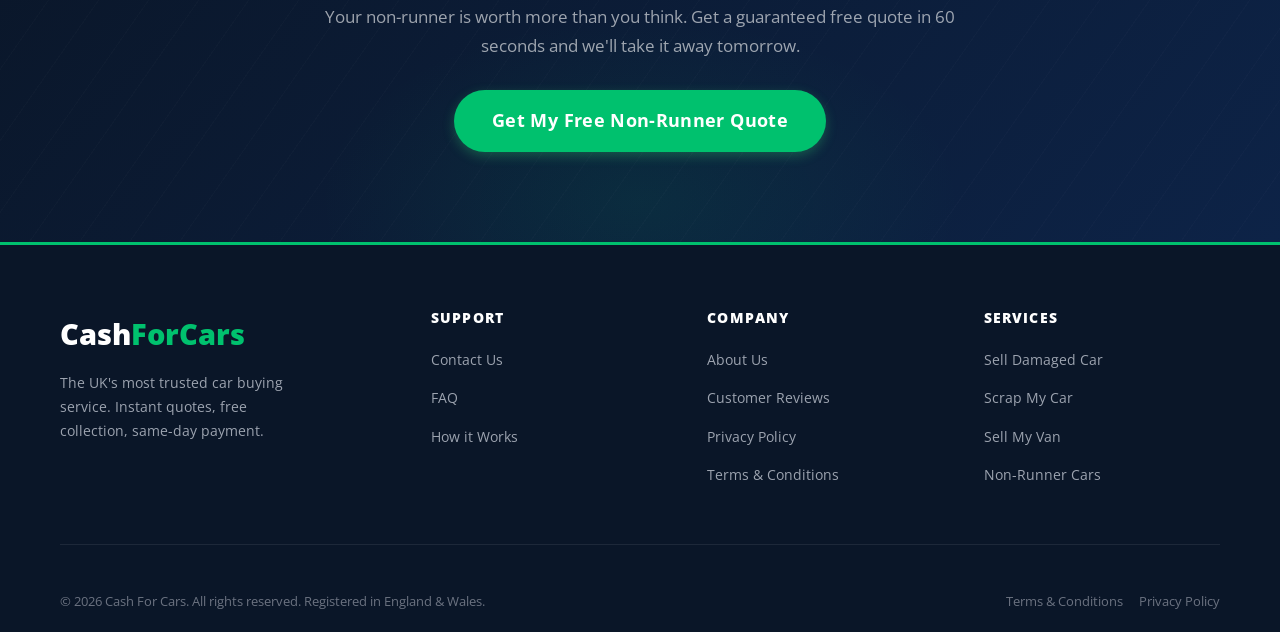
<file: CASHFORCARS/non-runner-cars.html>
<!DOCTYPE html>
<html lang="en">
<head>
    <meta charset="UTF-8">
    <meta name="viewport" content="width=device-width, initial-scale=1.0">
    <title>Sell My Non-Runner Car | MOT Failures Bought — Cash For Cars UK</title>
    <meta name="description" content="Got a car that won't start or has failed its MOT? We buy non-runners and MOT failures for great prices with free tow-away collection anywhere in the UK.">
    <link rel="canonical" href="https://www.cashforcars.co.uk/non-runner-cars">
    <meta property="og:title" content="Sell My Non-Runner Car — Cash For Cars UK">
    <meta property="og:description" content="We buy non-running cars and MOT failures. Free tow-away collection, instant payment, no hassle.">
    <meta property="og:type" content="website">
    <link rel="preconnect" href="https://fonts.googleapis.com">
    <link rel="preconnect" href="https://fonts.gstatic.com" crossorigin>
    <link href="https://fonts.googleapis.com/css2?family=Open+Sans:wght@400;600;700;800&display=swap" rel="stylesheet">
    <link rel="stylesheet" href="src/css/style.css">
</head>
<body>

    <!-- TRUST BAR -->
    <div class="trust-bar">
        <div class="container">
            <span class="trust-item"><span class="trust-check">✓</span> 15,000+ Cars Bought</span>
            <span class="trust-item"><span class="trust-check">✓</span> Free UK Collection</span>
            <span class="trust-item"><span class="trust-check">✓</span> Instant Bank Transfer</span>
            <span class="trust-item"><span class="trust-check">✓</span> No Hidden Fees</span>
            <span class="trust-item"><span class="trust-check">✓</span> 4,800+ Five-Star Reviews</span>
        </div>
    </div>

    <!-- NAVBAR -->
    <header class="navbar">
        <div class="container nav-container">
            <div class="logo"><a href="index">Cash<span>ForCars</span></a></div>
            <nav class="nav-links">
                <ul>
                    <li><a href="index">Home</a></li>
                    <li><a href="about">About Us</a></li>
                    <li><a href="how-it-works">How it Works</a></li>
                    <li><a href="reviews">Reviews</a></li>
                    <li><a href="faq">FAQ</a></li>
                    <li><a href="contact">Contact</a></li>
                </ul>
            </nav>
            <div class="nav-contact">
                <a href="tel:01618147270" class="phone-number">0161 814 7270</a>
                <a href="index#quote-section" class="btn btn-cta">Get Free Quote</a>
            </div>
            <button class="mobile-menu-btn" aria-label="Toggle menu"><span></span><span></span><span></span></button>
        </div>
    </header>

    <!-- PAGE HERO -->
    <div class="page-hero" style="background-image:url('src/images/nonrunner.png');">
        <div class="page-hero-overlay"></div>
        <div class="container page-hero-content">
            <p class="page-hero-breadcrumb"><a href="index">Home</a> &rsaquo; Non-Runner Cars</p>
            <h1>Sell My Non-Runner Car</h1>
            <p>Won't start? Failed its MOT? We'll buy it, tow it away for free, and pay you instantly.</p>
        </div>
    </div>

    <!-- MAIN CONTENT -->
    <section style="padding:80px 0;">
        <div class="container dual-col">
            <div class="content-col">
                <h2>Non-Runner? No Problem — We Still Pay Great Prices</h2>
                <p>A car that can't be driven doesn't have to become a problem. Cash For Cars buys non-running vehicles of all kinds — whether your engine has seized, the gearbox has failed, the electrics have given up, or you've simply been presented with an MOT bill that isn't worth paying.</p>
                <p>We understand how frustrating it is to have a non-running car sitting on your driveway taking up space. That's why we make the process as fast and hassle-free as possible. Our team brings a recovery truck at no charge, so you don't need to worry about how the car will be moved.</p>
                <ul class="feature-list">
                    <li>Cars that won't start or run at all</li>
                    <li>MOT failures — any category, any fault</li>
                    <li>Seized engines and blown head gaskets</li>
                    <li>Gearbox, clutch and major mechanical failures</li>
                    <li>Electrical faults and ECU failures</li>
                    <li>Vehicles where repair costs exceed the car's value</li>
                    <li>Free tow-away recovery truck — no driving required</li>
                </ul>
                <a href="index#quote-section" class="btn btn-primary btn-large" style="margin-top:10px;">Get a Free Quote for My Non-Runner</a>
            </div>
            <div class="media-col">
                <img src="src/images/nonrunner.png" alt="Sell non-runner car for cash — Cash For Cars UK" style="width:100%;border-radius:16px;box-shadow:var(--shadow-lg);" loading="lazy">
            </div>
        </div>
    </section>

    <!-- FEATURE IMAGE SECTION -->
    <section style="padding:80px 0;background:var(--bg-light);">
        <div class="container text-center">
            <h2 class="section-title">Free Tow-Away for Every Non-Runner</h2>
            <p class="section-desc">We bring a recovery truck at no cost — no driving required, instant payment before we move your car.</p>
            <div style="max-width:860px;margin:0 auto;">
                <img src="src/images/collection.png" alt="Non-runner car collection — free tow away, instant payment" style="width:100%;border-radius:16px;box-shadow:var(--shadow-lg);" loading="lazy">
            </div>
        </div>
    </section>

    <!-- INLINE QUOTE FORM -->
    <section class="page-quote-section">
        <div class="container">
            <div class="page-quote-inner">
                <div class="page-quote-text">
                    <h2>Get Your Free Non-Runner Quote</h2>
                    <p>Your non-runner is worth more than you think. Enter your reg and postcode for a guaranteed price in 60 seconds.</p>
                    <ul class="page-quote-list">
                        <li>All non-running conditions accepted</li>
                        <li>MOT failures bought — any category</li>
                        <li>Free tow-away recovery truck included</li>
                        <li>Instant bank transfer before collection</li>
                        <li>No obligation — quote valid 7 days</li>
                    </ul>
                </div>
                <div class="glass-panel">
                    <p class="glass-panel-label">Free Instant Valuation</p>
                    <form class="quote-form" novalidate>
                        <div class="form-row">
                            <div class="form-group">
                                <label for="nr-reg">Vehicle Registration</label>
                                <input type="text" id="nr-reg" name="reg-number" placeholder="e.g. AB21 CDE" required autocomplete="off" maxlength="8">
                            </div>
                            <div class="form-group">
                                <label for="nr-mileage">Mileage</label>
                                <input type="number" id="nr-mileage" name="mileage" placeholder="e.g. 65000" required min="0" max="999999">
                            </div>
                        </div>
                        <div class="form-group">
                            <label for="nr-postcode">Your Postcode</label>
                            <input type="text" id="nr-postcode" name="postcode" placeholder="e.g. EH10 4RF" required autocomplete="postal-code" maxlength="8">
                        </div>
                        <button type="submit" class="btn btn-primary btn-large">Get My Free Quote &rarr;</button>
                    </form>
                    <p class="form-disclaimer">No obligation. No hidden fees. 100% free.</p>
                </div>
            </div>
        </div>
    </section>

    <!-- CTA -->
    <section class="banner-section text-center">
        <div class="container">
            <h2>Clear Your Driveway — Get Paid Today</h2>
            <p>Your non-runner is worth more than you think. Get a guaranteed free quote in 60 seconds and we'll take it away tomorrow.</p>
            <a href="index#quote-section" class="btn btn-primary btn-large">Get My Free Non-Runner Quote</a>
        </div>
    </section>

    <!-- FOOTER -->
    <footer class="footer">
        <div class="container">
            <div class="footer-top">
                <div class="footer-brand">
                    <div class="logo"><a href="index">Cash<span>ForCars</span></a></div>
                    <p class="footer-tagline">The UK's most trusted car buying service. Instant quotes, free collection, same-day payment.</p>
                </div>
                <div class="footer-col">
                    <h3>Support</h3>
                    <ul>
                        <li><a href="contact">Contact Us</a></li>
                        <li><a href="faq">FAQ</a></li>
                        <li><a href="how-it-works">How it Works</a></li>
                    </ul>
                </div>
                <div class="footer-col">
                    <h3>Company</h3>
                    <ul>
                        <li><a href="about">About Us</a></li>
                        <li><a href="reviews">Customer Reviews</a></li>
                        <li><a href="privacy">Privacy Policy</a></li>
                        <li><a href="terms">Terms &amp; Conditions</a></li>
                    </ul>
                </div>
                <div class="footer-col">
                    <h3>Services</h3>
                    <ul>
                        <li><a href="damaged-cars">Sell Damaged Car</a></li>
                        <li><a href="scrap-cars">Scrap My Car</a></li>
                        <li><a href="sell-van">Sell My Van</a></li>
                        <li><a href="non-runner-cars">Non-Runner Cars</a></li>
                    </ul>
                </div>
            </div>
        </div>
        <div class="footer-bottom container">
            <p>&copy; 2026 Cash For Cars. All rights reserved. Registered in England &amp; Wales.</p>
            <div class="legal-links">
                <a href="terms">Terms &amp; Conditions</a>
                <a href="privacy">Privacy Policy</a>
            </div>
        </div>
    </footer>

    <script src="src/js/script.js"></script>
</body>
</html>
</file>
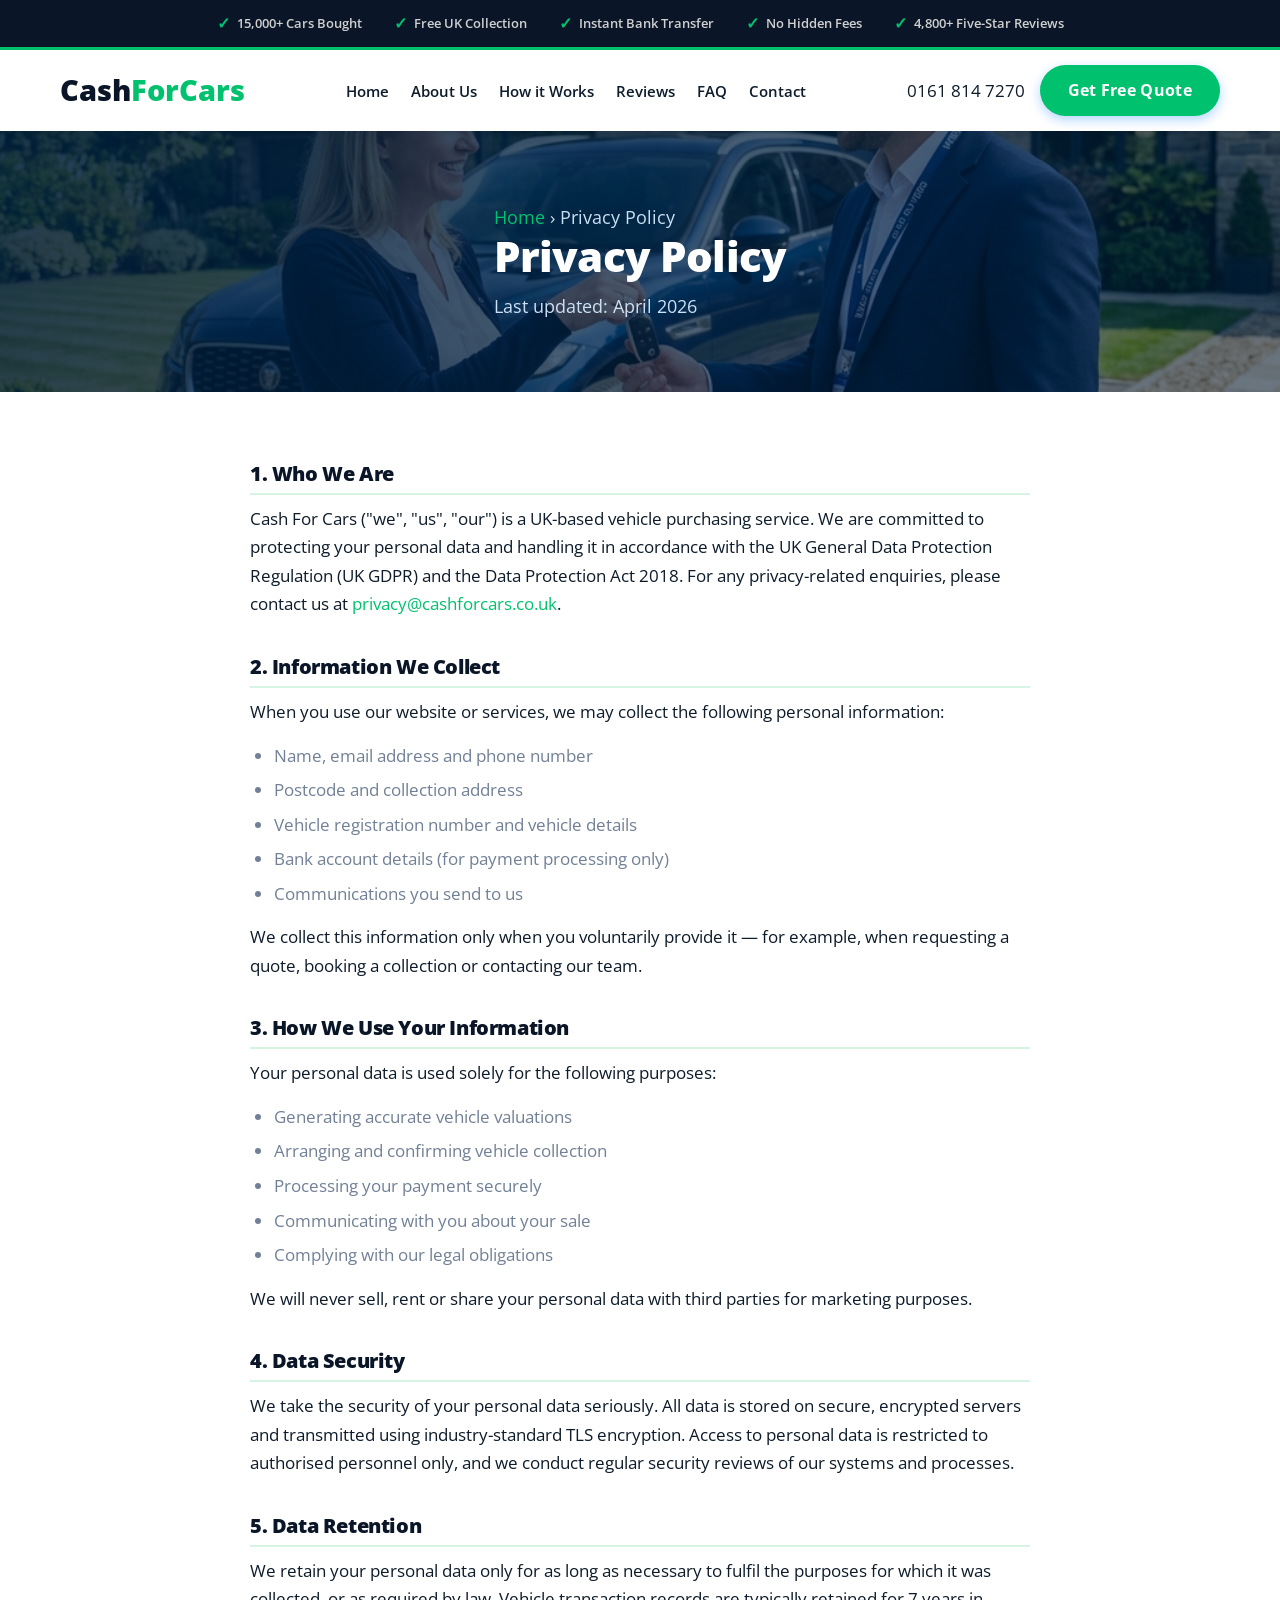
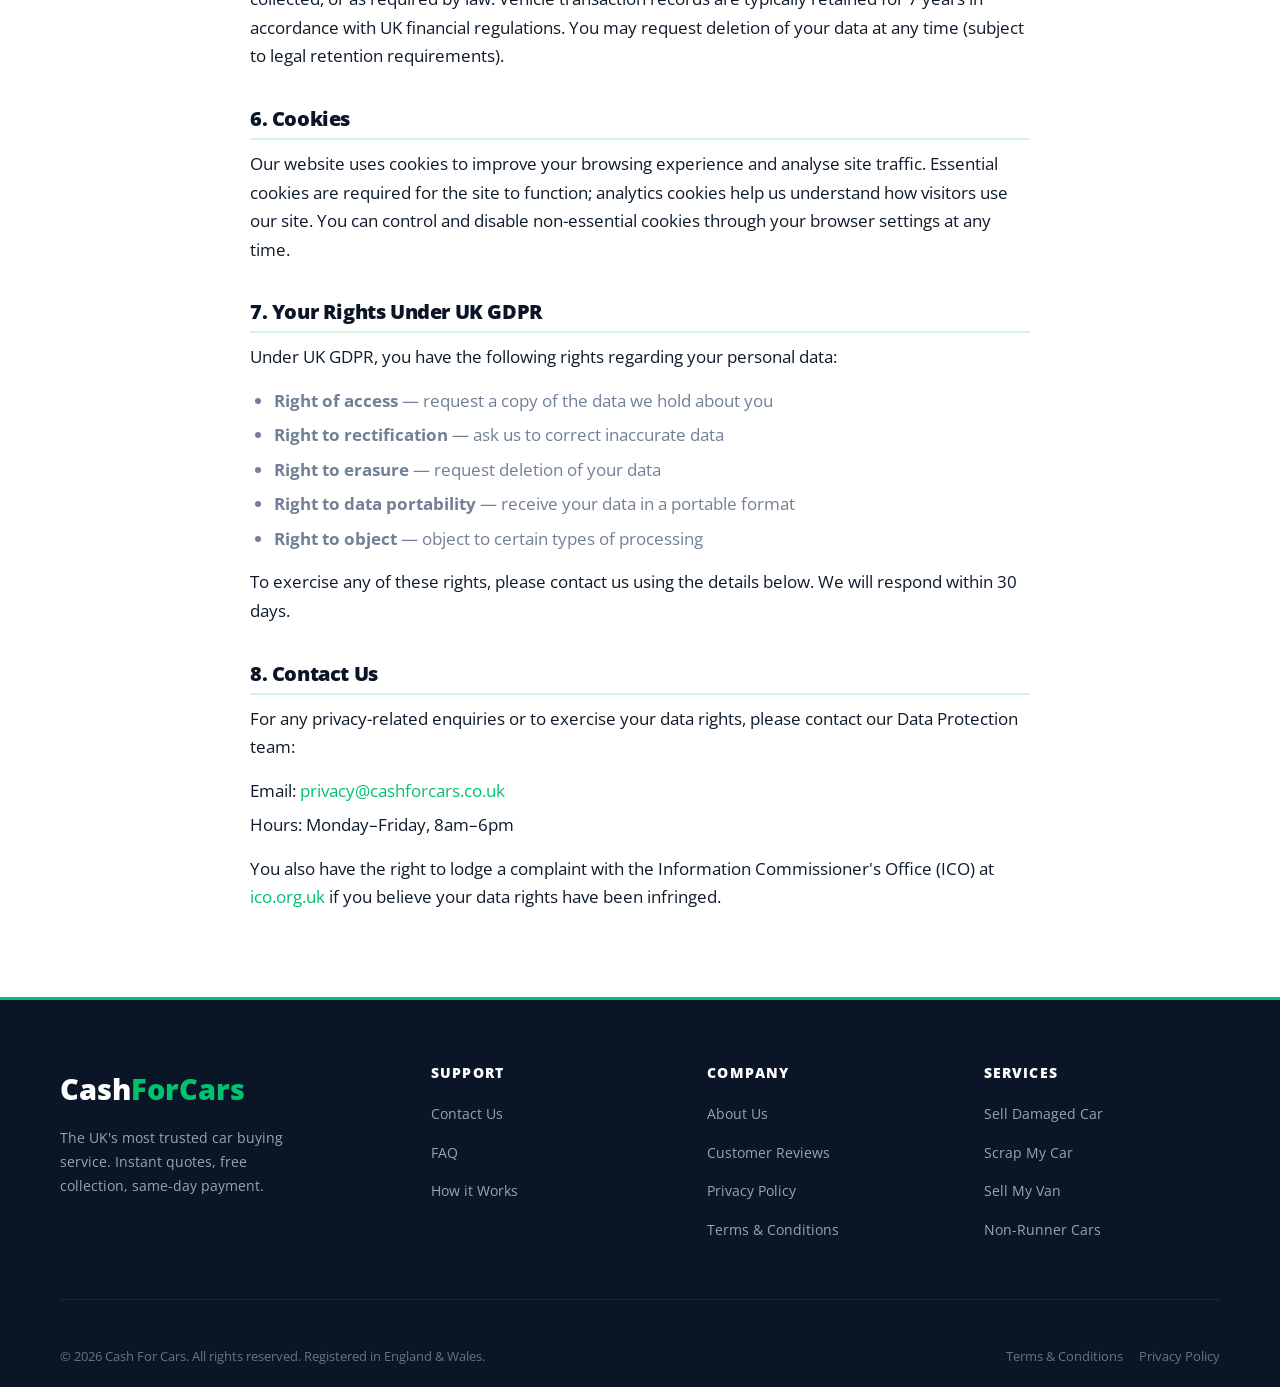
<file: CASHFORCARS/privacy.html>
<!DOCTYPE html>
<html lang="en">
<head>
    <meta charset="UTF-8">
    <meta name="viewport" content="width=device-width, initial-scale=1.0">
    <title>Privacy Policy | Cash For Cars UK</title>
    <meta name="description" content="Cash For Cars privacy policy — how we collect, use and protect your personal data in compliance with UK GDPR.">
    <link rel="canonical" href="https://www.cashforcars.co.uk/privacy">
    <link rel="preconnect" href="https://fonts.googleapis.com">
    <link rel="preconnect" href="https://fonts.gstatic.com" crossorigin>
    <link href="https://fonts.googleapis.com/css2?family=Open+Sans:wght@400;600;700;800&display=swap" rel="stylesheet">
    <link rel="stylesheet" href="src/css/style.css">
</head>
<body>

    <!-- TRUST BAR -->
    <div class="trust-bar">
        <div class="container">
            <span class="trust-item"><span class="trust-check">✓</span> 15,000+ Cars Bought</span>
            <span class="trust-item"><span class="trust-check">✓</span> Free UK Collection</span>
            <span class="trust-item"><span class="trust-check">✓</span> Instant Bank Transfer</span>
            <span class="trust-item"><span class="trust-check">✓</span> No Hidden Fees</span>
            <span class="trust-item"><span class="trust-check">✓</span> 4,800+ Five-Star Reviews</span>
        </div>
    </div>

    <!-- NAVBAR -->
    <header class="navbar">
        <div class="container nav-container">
            <div class="logo"><a href="index">Cash<span>ForCars</span></a></div>
            <nav class="nav-links">
                <ul>
                    <li><a href="index">Home</a></li>
                    <li><a href="about">About Us</a></li>
                    <li><a href="how-it-works">How it Works</a></li>
                    <li><a href="reviews">Reviews</a></li>
                    <li><a href="faq">FAQ</a></li>
                    <li><a href="contact">Contact</a></li>
                </ul>
            </nav>
            <div class="nav-contact">
                <a href="tel:01618147270" class="phone-number">0161 814 7270</a>
                <a href="index#quote-section" class="btn btn-cta">Get Free Quote</a>
            </div>
            <button class="mobile-menu-btn" aria-label="Toggle menu"><span></span><span></span><span></span></button>
        </div>
    </header>

    <!-- PAGE HERO -->
    <div class="page-hero" style="background-image:url('src/images/hero-bg.png');min-height:220px;">
        <div class="page-hero-overlay"></div>
        <div class="container page-hero-content">
            <p class="page-hero-breadcrumb"><a href="index">Home</a> &rsaquo; Privacy Policy</p>
            <h1>Privacy Policy</h1>
            <p>Last updated: April 2026</p>
        </div>
    </div>

    <!-- LEGAL CONTENT -->
    <div class="legal-content">
        <h2>1. Who We Are</h2>
        <p>Cash For Cars ("we", "us", "our") is a UK-based vehicle purchasing service. We are committed to protecting your personal data and handling it in accordance with the UK General Data Protection Regulation (UK GDPR) and the Data Protection Act 2018. For any privacy-related enquiries, please contact us at <a href="mailto:privacy@cashforcars.co.uk">privacy@cashforcars.co.uk</a>.</p>

        <h2>2. Information We Collect</h2>
        <p>When you use our website or services, we may collect the following personal information:</p>
        <ul style="list-style:disc;padding-left:24px;margin-bottom:15px;color:var(--text-light);">
            <li style="margin-bottom:6px;">Name, email address and phone number</li>
            <li style="margin-bottom:6px;">Postcode and collection address</li>
            <li style="margin-bottom:6px;">Vehicle registration number and vehicle details</li>
            <li style="margin-bottom:6px;">Bank account details (for payment processing only)</li>
            <li style="margin-bottom:6px;">Communications you send to us</li>
        </ul>
        <p>We collect this information only when you voluntarily provide it — for example, when requesting a quote, booking a collection or contacting our team.</p>

        <h2>3. How We Use Your Information</h2>
        <p>Your personal data is used solely for the following purposes:</p>
        <ul style="list-style:disc;padding-left:24px;margin-bottom:15px;color:var(--text-light);">
            <li style="margin-bottom:6px;">Generating accurate vehicle valuations</li>
            <li style="margin-bottom:6px;">Arranging and confirming vehicle collection</li>
            <li style="margin-bottom:6px;">Processing your payment securely</li>
            <li style="margin-bottom:6px;">Communicating with you about your sale</li>
            <li style="margin-bottom:6px;">Complying with our legal obligations</li>
        </ul>
        <p>We will never sell, rent or share your personal data with third parties for marketing purposes.</p>

        <h2>4. Data Security</h2>
        <p>We take the security of your personal data seriously. All data is stored on secure, encrypted servers and transmitted using industry-standard TLS encryption. Access to personal data is restricted to authorised personnel only, and we conduct regular security reviews of our systems and processes.</p>

        <h2>5. Data Retention</h2>
        <p>We retain your personal data only for as long as necessary to fulfil the purposes for which it was collected, or as required by law. Vehicle transaction records are typically retained for 7 years in accordance with UK financial regulations. You may request deletion of your data at any time (subject to legal retention requirements).</p>

        <h2>6. Cookies</h2>
        <p>Our website uses cookies to improve your browsing experience and analyse site traffic. Essential cookies are required for the site to function; analytics cookies help us understand how visitors use our site. You can control and disable non-essential cookies through your browser settings at any time.</p>

        <h2>7. Your Rights Under UK GDPR</h2>
        <p>Under UK GDPR, you have the following rights regarding your personal data:</p>
        <ul style="list-style:disc;padding-left:24px;margin-bottom:15px;color:var(--text-light);">
            <li style="margin-bottom:6px;"><strong>Right of access</strong> — request a copy of the data we hold about you</li>
            <li style="margin-bottom:6px;"><strong>Right to rectification</strong> — ask us to correct inaccurate data</li>
            <li style="margin-bottom:6px;"><strong>Right to erasure</strong> — request deletion of your data</li>
            <li style="margin-bottom:6px;"><strong>Right to data portability</strong> — receive your data in a portable format</li>
            <li style="margin-bottom:6px;"><strong>Right to object</strong> — object to certain types of processing</li>
        </ul>
        <p>To exercise any of these rights, please contact us using the details below. We will respond within 30 days.</p>

        <h2>8. Contact Us</h2>
        <p>For any privacy-related enquiries or to exercise your data rights, please contact our Data Protection team:</p>
        <ul style="list-style:none;padding:0;margin-bottom:15px;">
            <li style="margin-bottom:6px;">Email: <a href="mailto:privacy@cashforcars.co.uk">privacy@cashforcars.co.uk</a></li>
            <li style="margin-bottom:6px;">Hours: Monday–Friday, 8am–6pm</li>
        </ul>
        <p>You also have the right to lodge a complaint with the Information Commissioner's Office (ICO) at <a href="https://ico.org.uk" target="_blank" rel="noopener">ico.org.uk</a> if you believe your data rights have been infringed.</p>
    </div>

    <!-- FOOTER -->
    <footer class="footer">
        <div class="container">
            <div class="footer-top">
                <div class="footer-brand">
                    <div class="logo"><a href="index">Cash<span>ForCars</span></a></div>
                    <p class="footer-tagline">The UK's most trusted car buying service. Instant quotes, free collection, same-day payment.</p>
                </div>
                <div class="footer-col">
                    <h3>Support</h3>
                    <ul>
                        <li><a href="contact">Contact Us</a></li>
                        <li><a href="faq">FAQ</a></li>
                        <li><a href="how-it-works">How it Works</a></li>
                    </ul>
                </div>
                <div class="footer-col">
                    <h3>Company</h3>
                    <ul>
                        <li><a href="about">About Us</a></li>
                        <li><a href="reviews">Customer Reviews</a></li>
                        <li><a href="privacy">Privacy Policy</a></li>
                        <li><a href="terms">Terms &amp; Conditions</a></li>
                    </ul>
                </div>
                <div class="footer-col">
                    <h3>Services</h3>
                    <ul>
                        <li><a href="damaged-cars">Sell Damaged Car</a></li>
                        <li><a href="scrap-cars">Scrap My Car</a></li>
                        <li><a href="sell-van">Sell My Van</a></li>
                        <li><a href="non-runner-cars">Non-Runner Cars</a></li>
                    </ul>
                </div>
            </div>
        </div>
        <div class="footer-bottom container">
            <p>&copy; 2026 Cash For Cars. All rights reserved. Registered in England &amp; Wales.</p>
            <div class="legal-links">
                <a href="terms">Terms &amp; Conditions</a>
                <a href="privacy">Privacy Policy</a>
            </div>
        </div>
    </footer>

    <script src="src/js/script.js"></script>
</body>
</html>
</file>
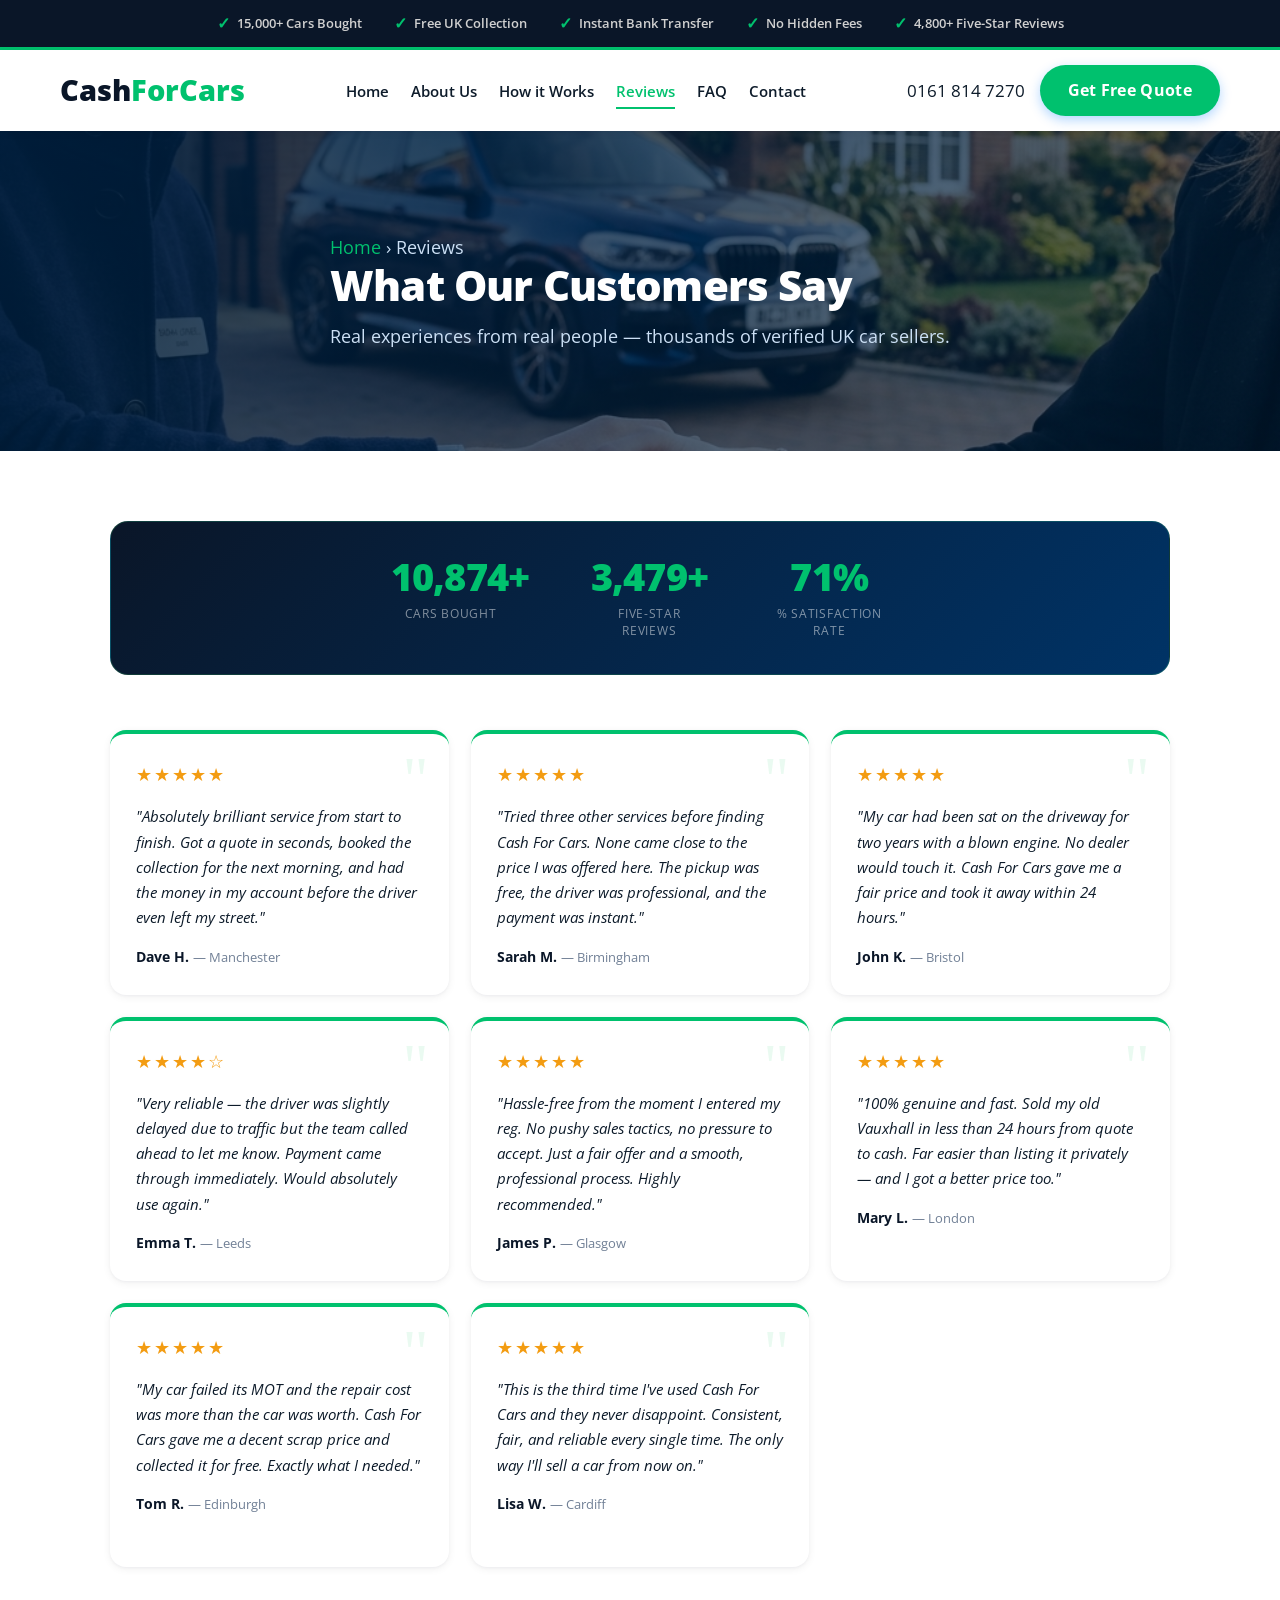
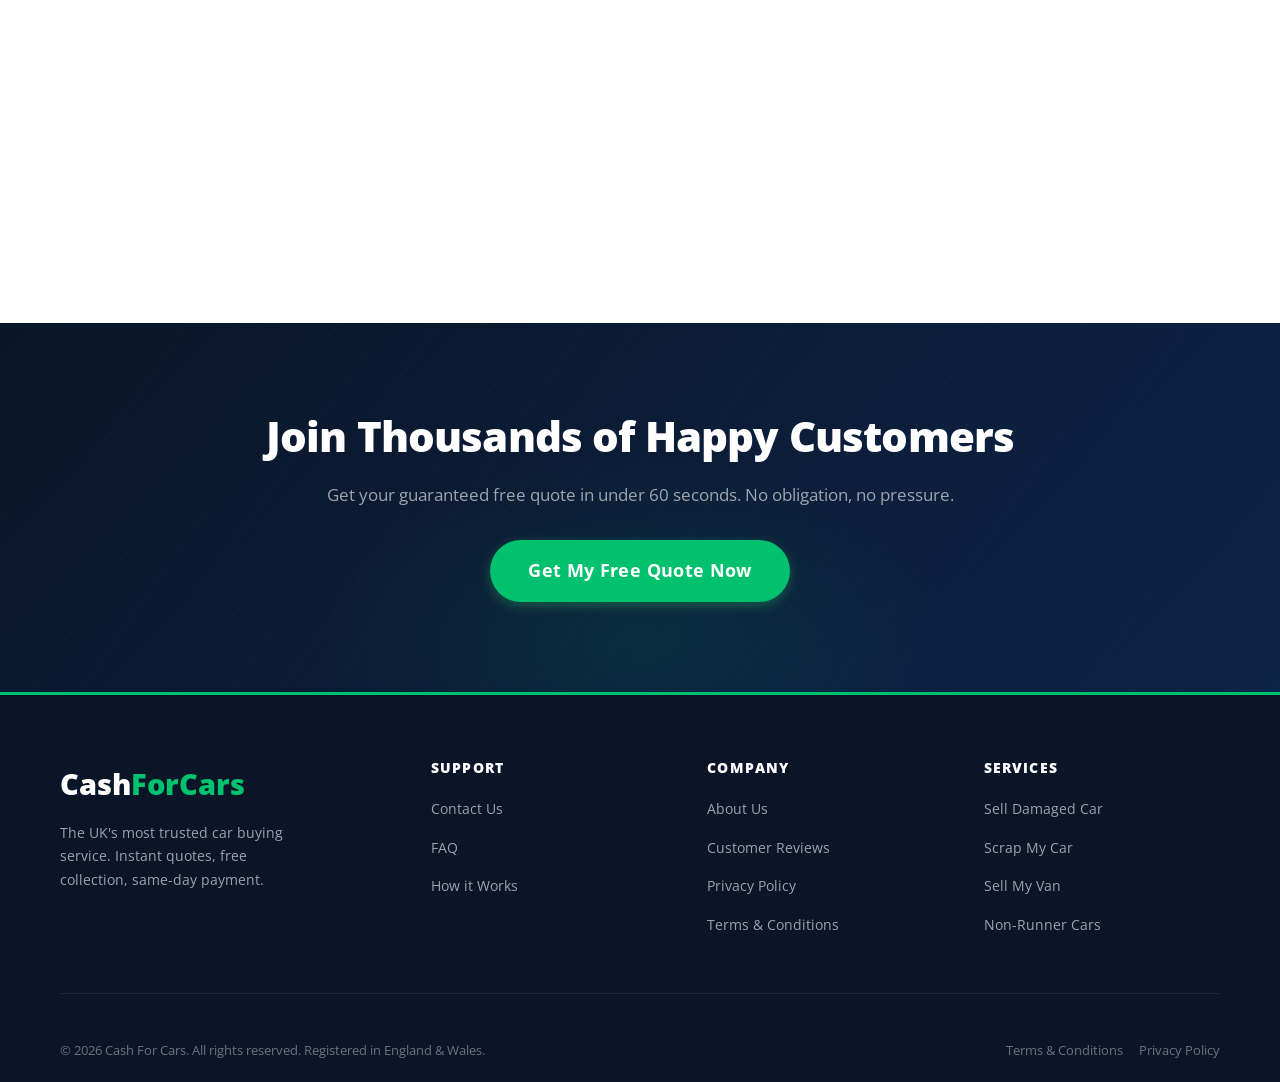
<file: CASHFORCARS/reviews.html>
<!DOCTYPE html>
<html lang="en">
<head>
    <meta charset="UTF-8">
    <meta name="viewport" content="width=device-width, initial-scale=1.0">
    <title>Customer Reviews | Real Stories from Real Sellers — Cash For Cars UK</title>
    <meta name="description" content="Read genuine reviews from thousands of UK customers who've sold their car to Cash For Cars. 4,800+ five-star reviews. 98% customer satisfaction rate.">
    <link rel="canonical" href="https://www.cashforcars.co.uk/reviews">
    <meta property="og:title" content="Customer Reviews — Cash For Cars UK">
    <meta property="og:description" content="4,800+ five-star reviews. See what real customers say about selling their car with Cash For Cars.">
    <meta property="og:type" content="website">
    <link rel="preconnect" href="https://fonts.googleapis.com">
    <link rel="preconnect" href="https://fonts.gstatic.com" crossorigin>
    <link href="https://fonts.googleapis.com/css2?family=Open+Sans:wght@400;600;700;800&display=swap" rel="stylesheet">
    <link rel="stylesheet" href="src/css/style.css">
</head>
<body>

    <!-- TRUST BAR -->
    <div class="trust-bar">
        <div class="container">
            <span class="trust-item"><span class="trust-check">✓</span> 15,000+ Cars Bought</span>
            <span class="trust-item"><span class="trust-check">✓</span> Free UK Collection</span>
            <span class="trust-item"><span class="trust-check">✓</span> Instant Bank Transfer</span>
            <span class="trust-item"><span class="trust-check">✓</span> No Hidden Fees</span>
            <span class="trust-item"><span class="trust-check">✓</span> 4,800+ Five-Star Reviews</span>
        </div>
    </div>

    <!-- NAVBAR -->
    <header class="navbar">
        <div class="container nav-container">
            <div class="logo"><a href="index">Cash<span>ForCars</span></a></div>
            <nav class="nav-links">
                <ul>
                    <li><a href="index">Home</a></li>
                    <li><a href="about">About Us</a></li>
                    <li><a href="how-it-works">How it Works</a></li>
                    <li><a href="reviews" class="active">Reviews</a></li>
                    <li><a href="faq">FAQ</a></li>
                    <li><a href="contact">Contact</a></li>
                </ul>
            </nav>
            <div class="nav-contact">
                <a href="tel:01618147270" class="phone-number">0161 814 7270</a>
                <a href="index#quote-section" class="btn btn-cta">Get Free Quote</a>
            </div>
            <button class="mobile-menu-btn" aria-label="Toggle menu"><span></span><span></span><span></span></button>
        </div>
    </header>

    <!-- PAGE HERO -->
    <div class="page-hero" style="background-image:url('src/images/trust.jpg');">
        <div class="page-hero-overlay"></div>
        <div class="container page-hero-content">
            <p class="page-hero-breadcrumb"><a href="index">Home</a> &rsaquo; Reviews</p>
            <h1>What Our Customers Say</h1>
            <p>Real experiences from real people — thousands of verified UK car sellers.</p>
        </div>
    </div>


    <!-- STATS + REVIEWS -->
    <section style="padding:70px 20px;">
        <div class="container" style="max-width:1100px;margin:0 auto;">

            <div class="stats-bar">
                <div class="stat-item">
                    <div class="stat-number" data-target="15000">0</div>
                    <div class="stat-label">Cars Bought</div>
                </div>
                <div class="stat-item">
                    <div class="stat-number" data-target="4800">0</div>
                    <div class="stat-label">Five-Star Reviews</div>
                </div>
                <div class="stat-item">
                    <div class="stat-number" data-target="98">0</div>
                    <div class="stat-label">% Satisfaction Rate</div>
                </div>
            </div>

            <div class="reviews-grid">
                <div class="review-card">
                    <div class="stars">★★★★★</div>
                    <p class="review-text">"Absolutely brilliant service from start to finish. Got a quote in seconds, booked the collection for the next morning, and had the money in my account before the driver even left my street."</p>
                    <div class="reviewer">Dave H. <span class="reviewer-location">— Manchester</span></div>
                </div>
                <div class="review-card">
                    <div class="stars">★★★★★</div>
                    <p class="review-text">"Tried three other services before finding Cash For Cars. None came close to the price I was offered here. The pickup was free, the driver was professional, and the payment was instant."</p>
                    <div class="reviewer">Sarah M. <span class="reviewer-location">— Birmingham</span></div>
                </div>
                <div class="review-card">
                    <div class="stars">★★★★★</div>
                    <p class="review-text">"My car had been sat on the driveway for two years with a blown engine. No dealer would touch it. Cash For Cars gave me a fair price and took it away within 24 hours."</p>
                    <div class="reviewer">John K. <span class="reviewer-location">— Bristol</span></div>
                </div>
                <div class="review-card">
                    <div class="stars">★★★★☆</div>
                    <p class="review-text">"Very reliable — the driver was slightly delayed due to traffic but the team called ahead to let me know. Payment came through immediately. Would absolutely use again."</p>
                    <div class="reviewer">Emma T. <span class="reviewer-location">— Leeds</span></div>
                </div>
                <div class="review-card">
                    <div class="stars">★★★★★</div>
                    <p class="review-text">"Hassle-free from the moment I entered my reg. No pushy sales tactics, no pressure to accept. Just a fair offer and a smooth, professional process. Highly recommended."</p>
                    <div class="reviewer">James P. <span class="reviewer-location">— Glasgow</span></div>
                </div>
                <div class="review-card">
                    <div class="stars">★★★★★</div>
                    <p class="review-text">"100% genuine and fast. Sold my old Vauxhall in less than 24 hours from quote to cash. Far easier than listing it privately — and I got a better price too."</p>
                    <div class="reviewer">Mary L. <span class="reviewer-location">— London</span></div>
                </div>
                <div class="review-card">
                    <div class="stars">★★★★★</div>
                    <p class="review-text">"My car failed its MOT and the repair cost was more than the car was worth. Cash For Cars gave me a decent scrap price and collected it for free. Exactly what I needed."</p>
                    <div class="reviewer">Tom R. <span class="reviewer-location">— Edinburgh</span></div>
                </div>
                <div class="review-card">
                    <div class="stars">★★★★★</div>
                    <p class="review-text">"This is the third time I've used Cash For Cars and they never disappoint. Consistent, fair, and reliable every single time. The only way I'll sell a car from now on."</p>
                    <div class="reviewer">Lisa W. <span class="reviewer-location">— Cardiff</span></div>
                </div>
                <div class="review-card">
                    <div class="stars">★★★★★</div>
                    <p class="review-text">"Sold my flood-damaged Focus when no one else would buy it. The quote was honest, the collection was free, and the payment cleared in minutes. Exceptional service."</p>
                    <div class="reviewer">Mark D. <span class="reviewer-location">— Sheffield</span></div>
                </div>
                <div class="review-card">
                    <div class="stars">★★★★★</div>
                    <p class="review-text">"Very transparent throughout. They told me exactly what my car was worth and why. No surprises on collection day. The money was in my bank before I even made a cup of tea."</p>
                    <div class="reviewer">Claire B. <span class="reviewer-location">— Nottingham</span></div>
                </div>
                <div class="review-card">
                    <div class="stars">★★★★☆</div>
                    <p class="review-text">"Smooth process, good communication. The quote was slightly lower than I hoped but still competitive — and with free collection included it was clearly the best value option."</p>
                    <div class="reviewer">Paul N. <span class="reviewer-location">— Liverpool</span></div>
                </div>
                <div class="review-card">
                    <div class="stars">★★★★★</div>
                    <p class="review-text">"Sold my company van through Cash For Cars. Fleet pricing was competitive, paperwork was handled professionally, and turnaround was same day. Will use for the rest of the fleet."</p>
                    <div class="reviewer">Rachel S. <span class="reviewer-location">— Newcastle</span></div>
                </div>
            </div>
        </div>
    </section>

    <!-- CTA -->
    <section class="banner-section text-center">
        <div class="container">
            <h2>Join Thousands of Happy Customers</h2>
            <p>Get your guaranteed free quote in under 60 seconds. No obligation, no pressure.</p>
            <a href="index#quote-section" class="btn btn-primary btn-large">Get My Free Quote Now</a>
        </div>
    </section>

    <!-- FOOTER -->
    <footer class="footer">
        <div class="container">
            <div class="footer-top">
                <div class="footer-brand">
                    <div class="logo"><a href="index">Cash<span>ForCars</span></a></div>
                    <p class="footer-tagline">The UK's most trusted car buying service. Instant quotes, free collection, same-day payment.</p>
                </div>
                <div class="footer-col">
                    <h3>Support</h3>
                    <ul>
                        <li><a href="contact">Contact Us</a></li>
                        <li><a href="faq">FAQ</a></li>
                        <li><a href="how-it-works">How it Works</a></li>
                    </ul>
                </div>
                <div class="footer-col">
                    <h3>Company</h3>
                    <ul>
                        <li><a href="about">About Us</a></li>
                        <li><a href="reviews">Customer Reviews</a></li>
                        <li><a href="privacy">Privacy Policy</a></li>
                        <li><a href="terms">Terms &amp; Conditions</a></li>
                    </ul>
                </div>
                <div class="footer-col">
                    <h3>Services</h3>
                    <ul>
                        <li><a href="damaged-cars">Sell Damaged Car</a></li>
                        <li><a href="scrap-cars">Scrap My Car</a></li>
                        <li><a href="sell-van">Sell My Van</a></li>
                        <li><a href="non-runner-cars">Non-Runner Cars</a></li>
                    </ul>
                </div>
            </div>
        </div>
        <div class="footer-bottom container">
            <p>&copy; 2026 Cash For Cars. All rights reserved. Registered in England &amp; Wales.</p>
            <div class="legal-links">
                <a href="terms">Terms &amp; Conditions</a>
                <a href="privacy">Privacy Policy</a>
            </div>
        </div>
    </footer>

    <script src="src/js/script.js"></script>
</body>
</html>
</file>
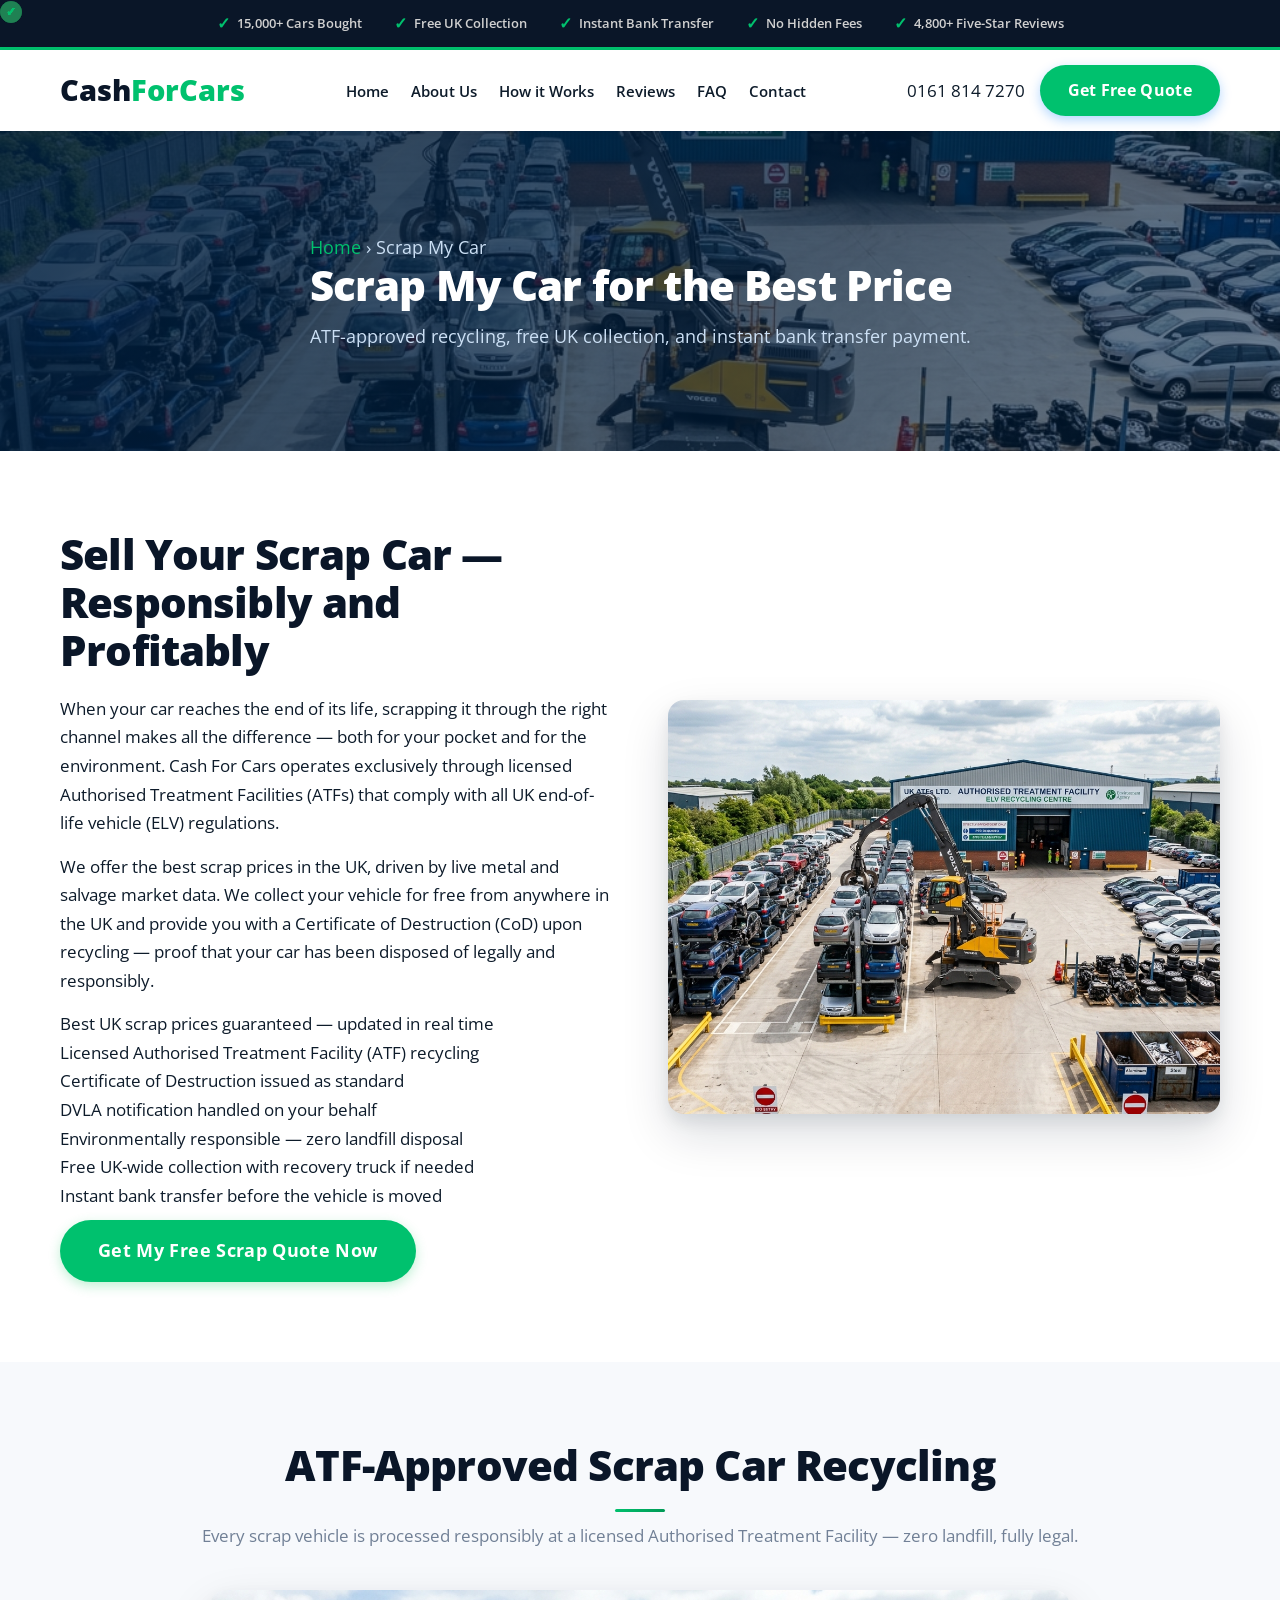
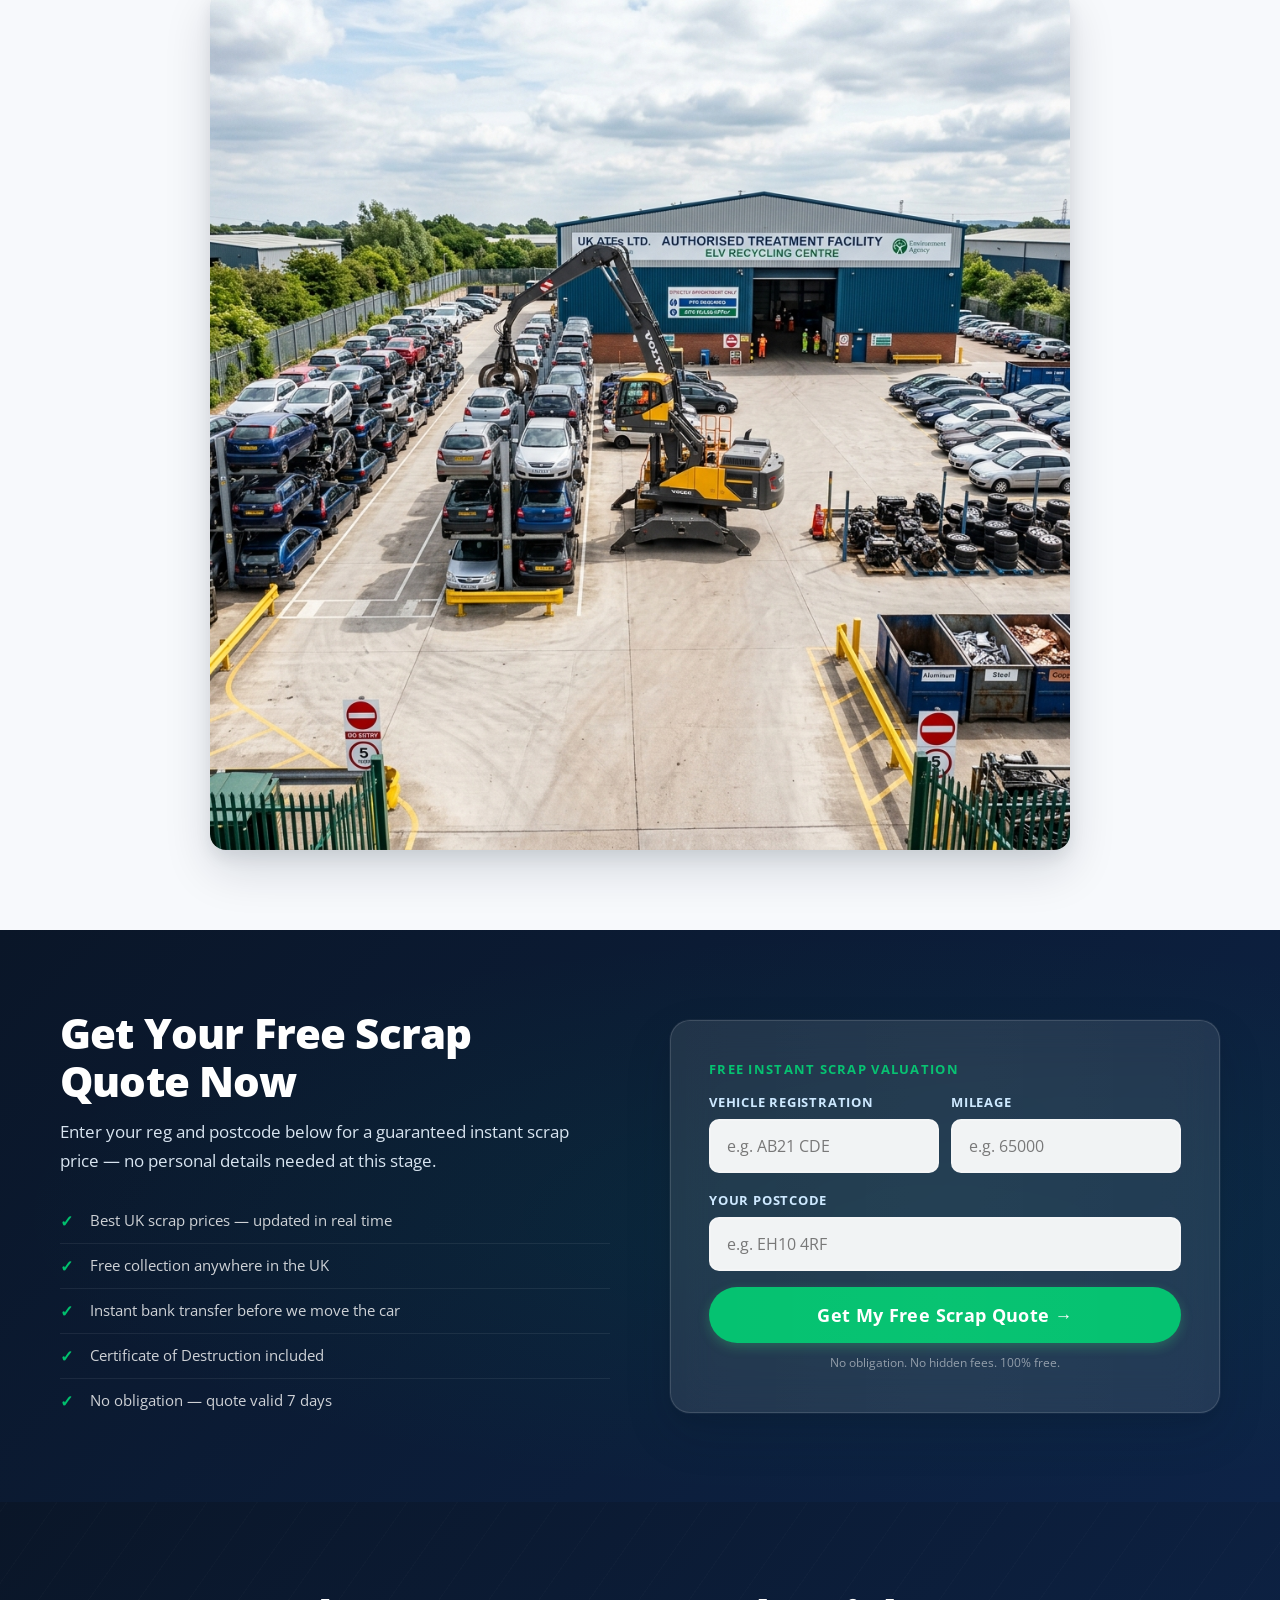
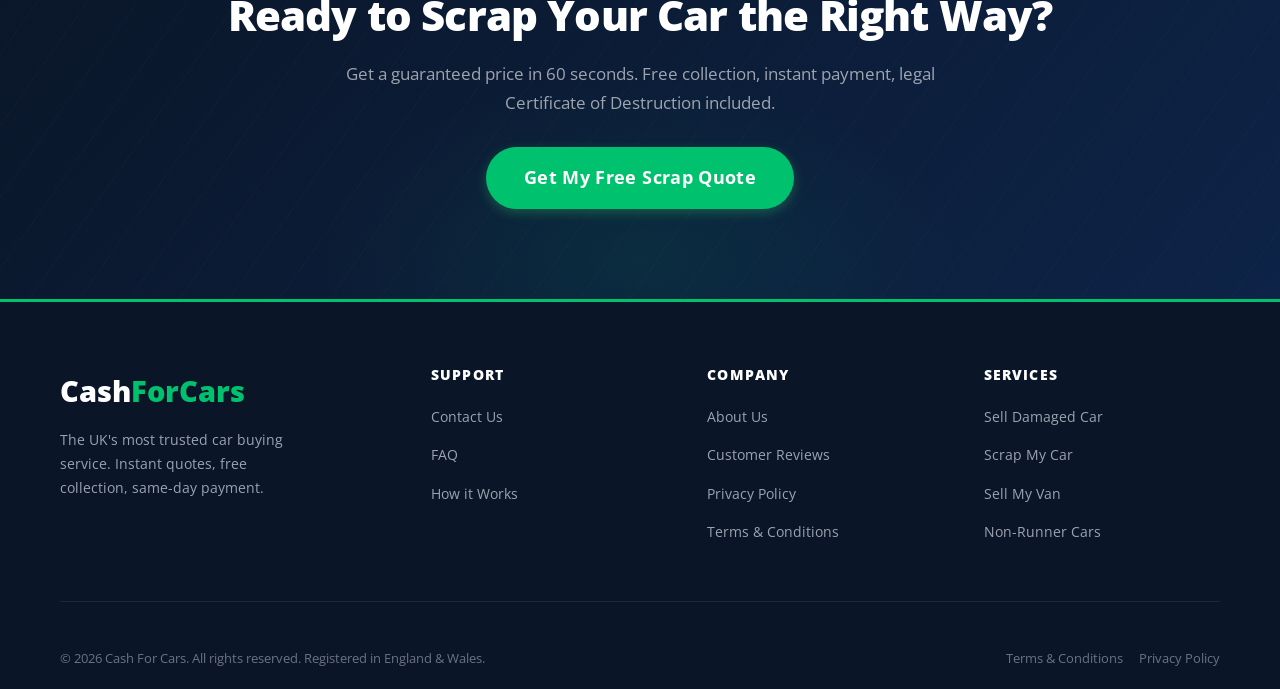
<file: CASHFORCARS/scrap-cars.html>
<!DOCTYPE html>
<html lang="en">
<head>
    <meta charset="UTF-8">
    <meta name="viewport" content="width=device-width, initial-scale=1.0">
    <title>Scrap My Car | Best UK Scrap Prices — Cash For Cars</title>
    <meta name="description" content="Get the best UK scrap car price with Cash For Cars. ATF-approved, environmentally responsible recycling. Free collection anywhere in the UK and instant bank transfer.">
    <link rel="canonical" href="https://www.cashforcars.co.uk/scrap-cars">
    <meta property="og:title" content="Scrap My Car — Best UK Price | Cash For Cars">
    <meta property="og:description" content="Top UK scrap prices, ATF-approved recycling, free collection and instant payment. Get your free scrap quote now.">
    <meta property="og:type" content="website">
    <link rel="preconnect" href="https://fonts.googleapis.com">
    <link rel="preconnect" href="https://fonts.gstatic.com" crossorigin>
    <link href="https://fonts.googleapis.com/css2?family=Open+Sans:wght@400;600;700;800&display=swap" rel="stylesheet">
    <link rel="stylesheet" href="src/css/style.css">
</head>
<body>

    <!-- TRUST BAR -->
    <div class="trust-bar">
        <div class="container">
            <span class="trust-item"><span class="trust-check">✓</span> 15,000+ Cars Bought</span>
            <span class="trust-item"><span class="trust-check">✓</span> Free UK Collection</span>
            <span class="trust-item"><span class="trust-check">✓</span> Instant Bank Transfer</span>
            <span class="trust-item"><span class="trust-check">✓</span> No Hidden Fees</span>
            <span class="trust-item"><span class="trust-check">✓</span> 4,800+ Five-Star Reviews</span>
        </div>
    </div>

    <!-- NAVBAR -->
    <header class="navbar">
        <div class="container nav-container">
            <div class="logo"><a href="index">Cash<span>ForCars</span></a></div>
            <nav class="nav-links">
                <ul>
                    <li><a href="index">Home</a></li>
                    <li><a href="about">About Us</a></li>
                    <li><a href="how-it-works">How it Works</a></li>
                    <li><a href="reviews">Reviews</a></li>
                    <li><a href="faq">FAQ</a></li>
                    <li><a href="contact">Contact</a></li>
                </ul>
            </nav>
            <div class="nav-contact">
                <a href="tel:01618147270" class="phone-number">0161 814 7270</a>
                <a href="index#quote-section" class="btn btn-cta">Get Free Quote</a>
            </div>
            <button class="mobile-menu-btn" aria-label="Toggle menu"><span></span><span></span><span></span></button>
        </div>
    </header>

    <!-- PAGE HERO -->
    <div class="page-hero" style="background-image:url('src/images/scrap.png');">
        <div class="page-hero-overlay"></div>
        <div class="container page-hero-content">
            <p class="page-hero-breadcrumb"><a href="index">Home</a> &rsaquo; Scrap My Car</p>
            <h1>Scrap My Car for the Best Price</h1>
            <p>ATF-approved recycling, free UK collection, and instant bank transfer payment.</p>
        </div>
    </div>

    <!-- MAIN CONTENT -->
    <section style="padding:80px 0;">
        <div class="container dual-col">
            <div class="content-col">
                <h2>Sell Your Scrap Car — Responsibly and Profitably</h2>
                <p>When your car reaches the end of its life, scrapping it through the right channel makes all the difference — both for your pocket and for the environment. Cash For Cars operates exclusively through licensed Authorised Treatment Facilities (ATFs) that comply with all UK end-of-life vehicle (ELV) regulations.</p>
                <p>We offer the best scrap prices in the UK, driven by live metal and salvage market data. We collect your vehicle for free from anywhere in the UK and provide you with a Certificate of Destruction (CoD) upon recycling — proof that your car has been disposed of legally and responsibly.</p>
                <ul class="feature-list">
                    <li>Best UK scrap prices guaranteed — updated in real time</li>
                    <li>Licensed Authorised Treatment Facility (ATF) recycling</li>
                    <li>Certificate of Destruction issued as standard</li>
                    <li>DVLA notification handled on your behalf</li>
                    <li>Environmentally responsible — zero landfill disposal</li>
                    <li>Free UK-wide collection with recovery truck if needed</li>
                    <li>Instant bank transfer before the vehicle is moved</li>
                </ul>
                <a href="index#quote-section" class="btn btn-primary btn-large" style="margin-top:10px;">Get My Free Scrap Quote Now</a>
            </div>
            <div class="media-col">
                <img src="src/images/scrap.png" alt="Scrap car for best UK price — Cash For Cars" style="width:100%;border-radius:16px;box-shadow:var(--shadow-lg);" loading="lazy">
            </div>
        </div>
    </section>

    <!-- FEATURE IMAGE SECTION -->
    <section style="padding:80px 0;background:var(--bg-light);">
        <div class="container text-center">
            <h2 class="section-title">ATF-Approved Scrap Car Recycling</h2>
            <p class="section-desc">Every scrap vehicle is processed responsibly at a licensed Authorised Treatment Facility — zero landfill, fully legal.</p>
            <div style="max-width:860px;margin:0 auto;">
                <img src="src/images/scrap.png" alt="ATF-approved scrap car recycling — Cash For Cars UK" style="width:100%;border-radius:16px;box-shadow:var(--shadow-lg);" loading="lazy">
            </div>
        </div>
    </section>

    <!-- INLINE QUOTE FORM -->
    <section class="page-quote-section">
        <div class="container">
            <div class="page-quote-inner">
                <div class="page-quote-text">
                    <h2>Get Your Free Scrap Quote Now</h2>
                    <p>Enter your reg and postcode below for a guaranteed instant scrap price — no personal details needed at this stage.</p>
                    <ul class="page-quote-list">
                        <li>Best UK scrap prices — updated in real time</li>
                        <li>Free collection anywhere in the UK</li>
                        <li>Instant bank transfer before we move the car</li>
                        <li>Certificate of Destruction included</li>
                        <li>No obligation — quote valid 7 days</li>
                    </ul>
                </div>
                <div class="glass-panel">
                    <p class="glass-panel-label">Free Instant Scrap Valuation</p>
                    <form class="quote-form" novalidate>
                        <div class="form-row">
                            <div class="form-group">
                                <label for="scrap-reg">Vehicle Registration</label>
                                <input type="text" id="scrap-reg" name="reg-number" placeholder="e.g. AB21 CDE" required autocomplete="off" maxlength="8">
                            </div>
                            <div class="form-group">
                                <label for="scrap-mileage">Mileage</label>
                                <input type="number" id="scrap-mileage" name="mileage" placeholder="e.g. 65000" required min="0" max="999999">
                            </div>
                        </div>
                        <div class="form-group">
                            <label for="scrap-postcode">Your Postcode</label>
                            <input type="text" id="scrap-postcode" name="postcode" placeholder="e.g. EH10 4RF" required autocomplete="postal-code" maxlength="8">
                        </div>
                        <button type="submit" class="btn btn-primary btn-large">Get My Free Scrap Quote &rarr;</button>
                    </form>
                    <p class="form-disclaimer">No obligation. No hidden fees. 100% free.</p>
                </div>
            </div>
        </div>
    </section>

    <!-- CTA -->
    <section class="banner-section text-center">
        <div class="container">
            <h2>Ready to Scrap Your Car the Right Way?</h2>
            <p>Get a guaranteed price in 60 seconds. Free collection, instant payment, legal Certificate of Destruction included.</p>
            <a href="index#quote-section" class="btn btn-primary btn-large">Get My Free Scrap Quote</a>
        </div>
    </section>

    <!-- FOOTER -->
    <footer class="footer">
        <div class="container">
            <div class="footer-top">
                <div class="footer-brand">
                    <div class="logo"><a href="index">Cash<span>ForCars</span></a></div>
                    <p class="footer-tagline">The UK's most trusted car buying service. Instant quotes, free collection, same-day payment.</p>
                </div>
                <div class="footer-col">
                    <h3>Support</h3>
                    <ul>
                        <li><a href="contact">Contact Us</a></li>
                        <li><a href="faq">FAQ</a></li>
                        <li><a href="how-it-works">How it Works</a></li>
                    </ul>
                </div>
                <div class="footer-col">
                    <h3>Company</h3>
                    <ul>
                        <li><a href="about">About Us</a></li>
                        <li><a href="reviews">Customer Reviews</a></li>
                        <li><a href="privacy">Privacy Policy</a></li>
                        <li><a href="terms">Terms &amp; Conditions</a></li>
                    </ul>
                </div>
                <div class="footer-col">
                    <h3>Services</h3>
                    <ul>
                        <li><a href="damaged-cars">Sell Damaged Car</a></li>
                        <li><a href="scrap-cars">Scrap My Car</a></li>
                        <li><a href="sell-van">Sell My Van</a></li>
                        <li><a href="non-runner-cars">Non-Runner Cars</a></li>
                    </ul>
                </div>
            </div>
        </div>
        <div class="footer-bottom container">
            <p>&copy; 2026 Cash For Cars. All rights reserved. Registered in England &amp; Wales.</p>
            <div class="legal-links">
                <a href="terms">Terms &amp; Conditions</a>
                <a href="privacy">Privacy Policy</a>
            </div>
        </div>
    </footer>

    <script src="src/js/script.js"></script>
</body>
</html>
</file>
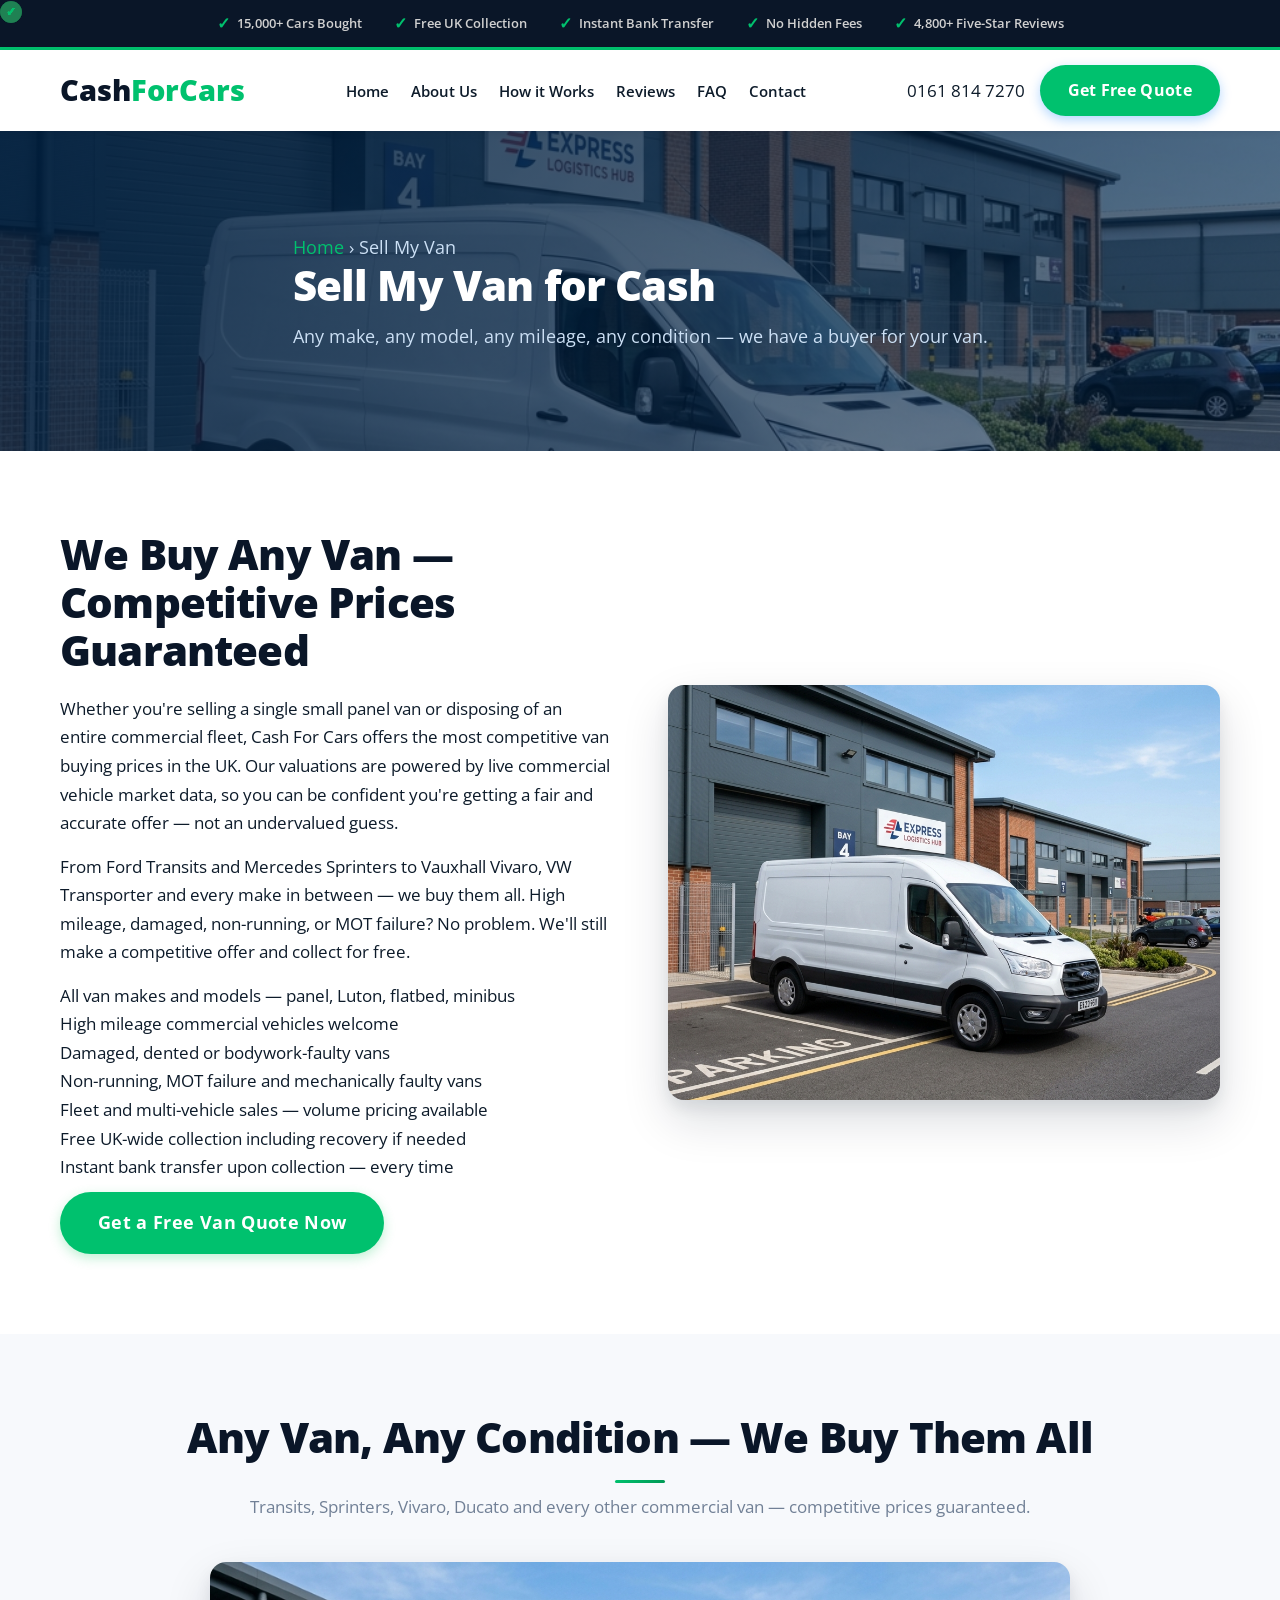
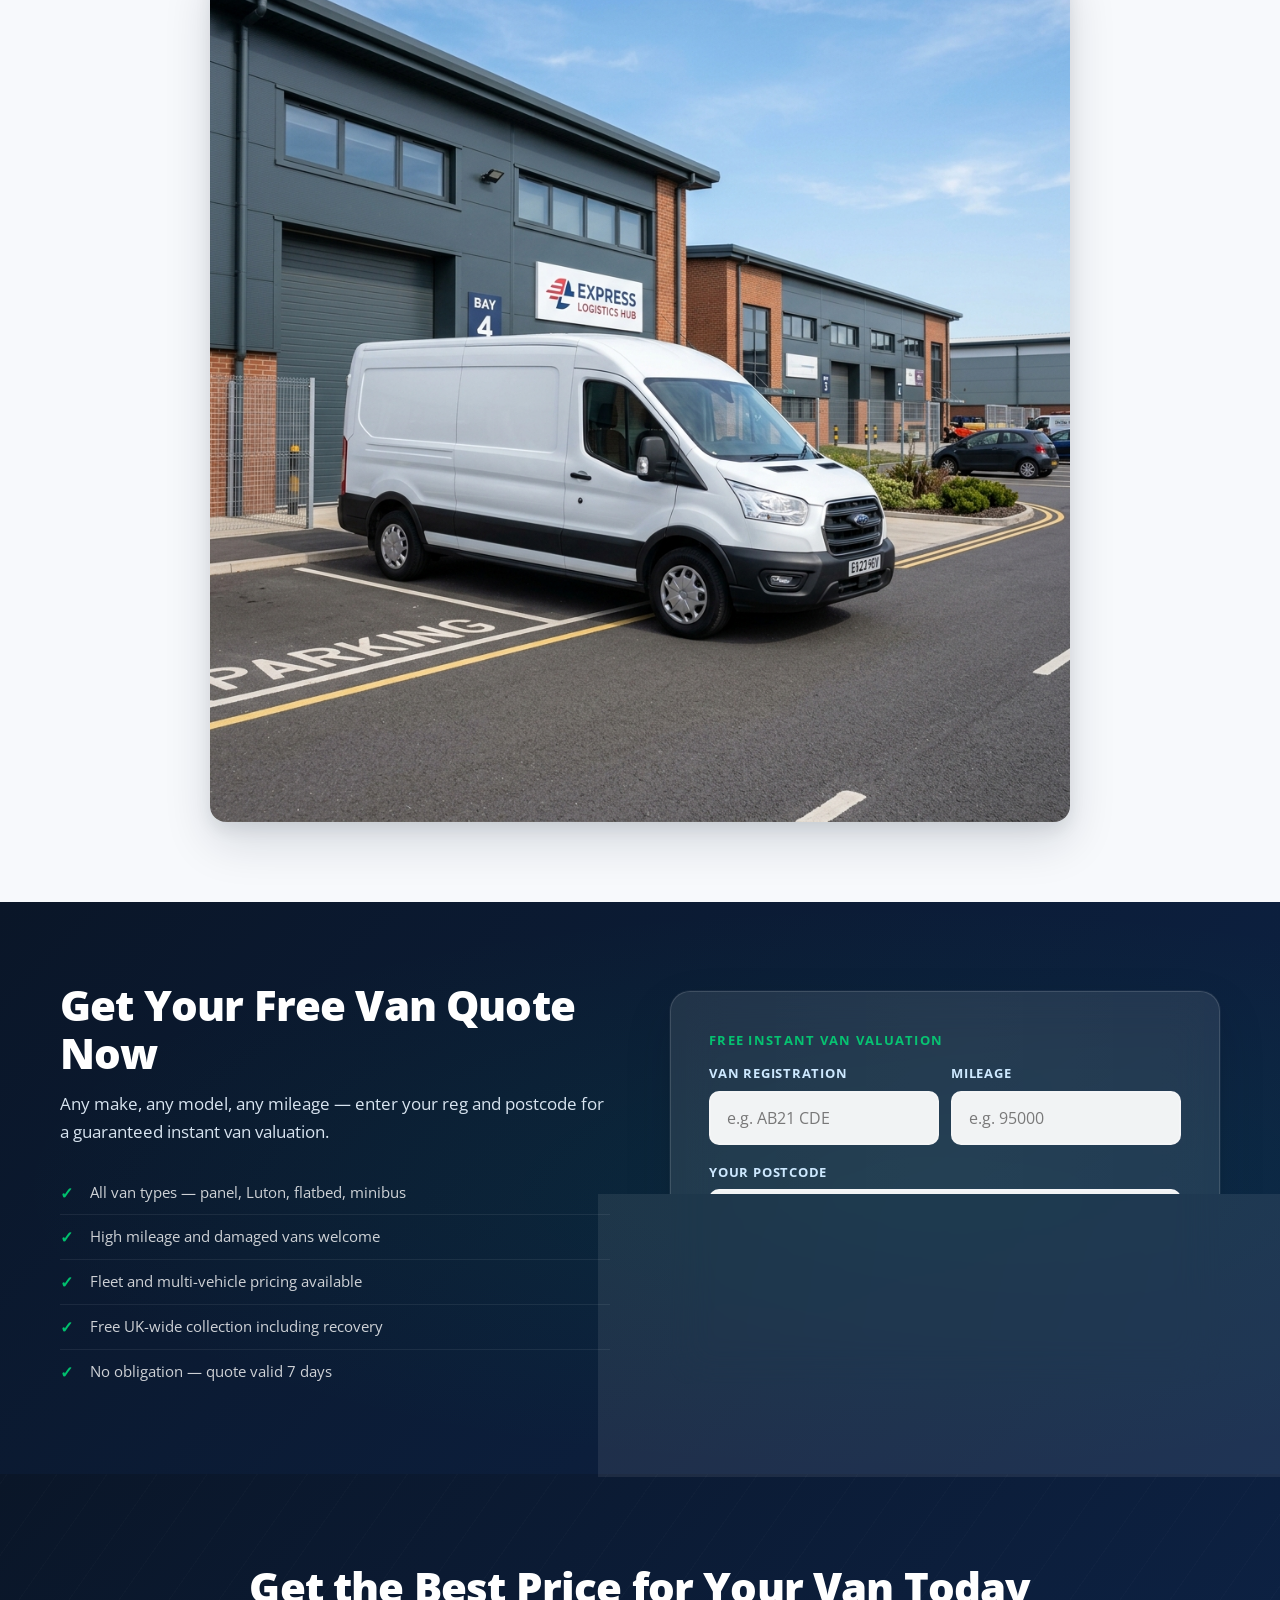
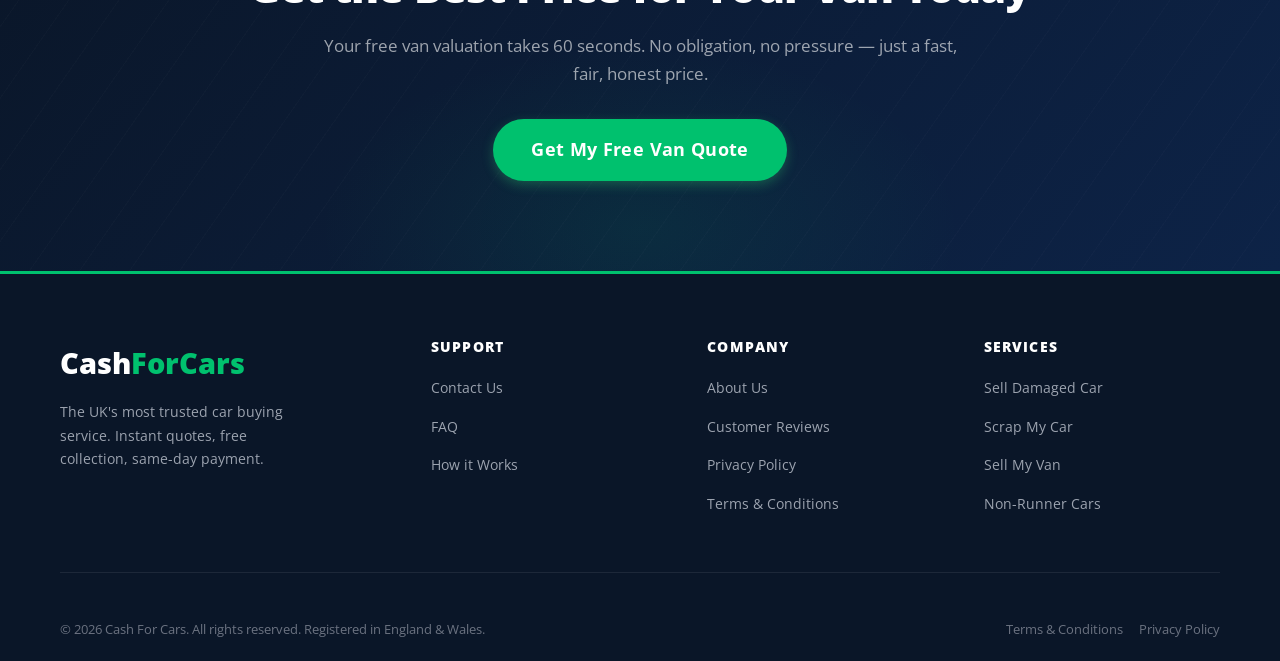
<file: CASHFORCARS/sell-van.html>
<!DOCTYPE html>
<html lang="en">
<head>
    <meta charset="UTF-8">
    <meta name="viewport" content="width=device-width, initial-scale=1.0">
    <title>Sell My Van for Cash | All Makes & Conditions — Cash For Cars UK</title>
    <meta name="description" content="Sell your van for a great price with Cash For Cars UK. We buy all vans — panel vans, Transits, Sprinters, fleet vehicles — regardless of mileage or condition. Free collection & instant payment.">
    <link rel="canonical" href="https://www.cashforcars.co.uk/sell-van">
    <meta property="og:title" content="Sell My Van for Cash — Cash For Cars UK">
    <meta property="og:description" content="We buy any van, any condition. Competitive prices, free UK collection, instant bank transfer.">
    <meta property="og:type" content="website">
    <link rel="preconnect" href="https://fonts.googleapis.com">
    <link rel="preconnect" href="https://fonts.gstatic.com" crossorigin>
    <link href="https://fonts.googleapis.com/css2?family=Open+Sans:wght@400;600;700;800&display=swap" rel="stylesheet">
    <link rel="stylesheet" href="src/css/style.css">
</head>
<body>

    <!-- TRUST BAR -->
    <div class="trust-bar">
        <div class="container">
            <span class="trust-item"><span class="trust-check">✓</span> 15,000+ Cars Bought</span>
            <span class="trust-item"><span class="trust-check">✓</span> Free UK Collection</span>
            <span class="trust-item"><span class="trust-check">✓</span> Instant Bank Transfer</span>
            <span class="trust-item"><span class="trust-check">✓</span> No Hidden Fees</span>
            <span class="trust-item"><span class="trust-check">✓</span> 4,800+ Five-Star Reviews</span>
        </div>
    </div>

    <!-- NAVBAR -->
    <header class="navbar">
        <div class="container nav-container">
            <div class="logo"><a href="index">Cash<span>ForCars</span></a></div>
            <nav class="nav-links">
                <ul>
                    <li><a href="index">Home</a></li>
                    <li><a href="about">About Us</a></li>
                    <li><a href="how-it-works">How it Works</a></li>
                    <li><a href="reviews">Reviews</a></li>
                    <li><a href="faq">FAQ</a></li>
                    <li><a href="contact">Contact</a></li>
                </ul>
            </nav>
            <div class="nav-contact">
                <a href="tel:01618147270" class="phone-number">0161 814 7270</a>
                <a href="index#quote-section" class="btn btn-cta">Get Free Quote</a>
            </div>
            <button class="mobile-menu-btn" aria-label="Toggle menu"><span></span><span></span><span></span></button>
        </div>
    </header>

    <!-- PAGE HERO -->
    <div class="page-hero" style="background-image:url('src/images/van.png');">
        <div class="page-hero-overlay"></div>
        <div class="container page-hero-content">
            <p class="page-hero-breadcrumb"><a href="index">Home</a> &rsaquo; Sell My Van</p>
            <h1>Sell My Van for Cash</h1>
            <p>Any make, any model, any mileage, any condition — we have a buyer for your van.</p>
        </div>
    </div>

    <!-- MAIN CONTENT -->
    <section style="padding:80px 0;">
        <div class="container dual-col">
            <div class="content-col">
                <h2>We Buy Any Van — Competitive Prices Guaranteed</h2>
                <p>Whether you're selling a single small panel van or disposing of an entire commercial fleet, Cash For Cars offers the most competitive van buying prices in the UK. Our valuations are powered by live commercial vehicle market data, so you can be confident you're getting a fair and accurate offer — not an undervalued guess.</p>
                <p>From Ford Transits and Mercedes Sprinters to Vauxhall Vivaro, VW Transporter and every make in between — we buy them all. High mileage, damaged, non-running, or MOT failure? No problem. We'll still make a competitive offer and collect for free.</p>
                <ul class="feature-list">
                    <li>All van makes and models — panel, Luton, flatbed, minibus</li>
                    <li>High mileage commercial vehicles welcome</li>
                    <li>Damaged, dented or bodywork-faulty vans</li>
                    <li>Non-running, MOT failure and mechanically faulty vans</li>
                    <li>Fleet and multi-vehicle sales — volume pricing available</li>
                    <li>Free UK-wide collection including recovery if needed</li>
                    <li>Instant bank transfer upon collection — every time</li>
                </ul>
                <a href="index#quote-section" class="btn btn-primary btn-large" style="margin-top:10px;">Get a Free Van Quote Now</a>
            </div>
            <div class="media-col">
                <img src="src/images/van.png" alt="Sell your van for cash — Cash For Cars UK" style="width:100%;border-radius:16px;box-shadow:var(--shadow-lg);" loading="lazy">
            </div>
        </div>
    </section>

    <!-- FEATURE IMAGE SECTION -->
    <section style="padding:80px 0;background:var(--bg-light);">
        <div class="container text-center">
            <h2 class="section-title">Any Van, Any Condition — We Buy Them All</h2>
            <p class="section-desc">Transits, Sprinters, Vivaro, Ducato and every other commercial van — competitive prices guaranteed.</p>
            <div style="max-width:860px;margin:0 auto;">
                <img src="src/images/van.png" alt="Sell your van for cash — Cash For Cars UK" style="width:100%;border-radius:16px;box-shadow:var(--shadow-lg);" loading="lazy">
            </div>
        </div>
    </section>

    <!-- INLINE QUOTE FORM -->
    <section class="page-quote-section">
        <div class="container">
            <div class="page-quote-inner">
                <div class="page-quote-text">
                    <h2>Get Your Free Van Quote Now</h2>
                    <p>Any make, any model, any mileage — enter your reg and postcode for a guaranteed instant van valuation.</p>
                    <ul class="page-quote-list">
                        <li>All van types — panel, Luton, flatbed, minibus</li>
                        <li>High mileage and damaged vans welcome</li>
                        <li>Fleet and multi-vehicle pricing available</li>
                        <li>Free UK-wide collection including recovery</li>
                        <li>No obligation — quote valid 7 days</li>
                    </ul>
                </div>
                <div class="glass-panel">
                    <p class="glass-panel-label">Free Instant Van Valuation</p>
                    <form class="quote-form" novalidate>
                        <div class="form-row">
                            <div class="form-group">
                                <label for="van-reg">Van Registration</label>
                                <input type="text" id="van-reg" name="reg-number" placeholder="e.g. AB21 CDE" required autocomplete="off" maxlength="8">
                            </div>
                            <div class="form-group">
                                <label for="van-mileage">Mileage</label>
                                <input type="number" id="van-mileage" name="mileage" placeholder="e.g. 95000" required min="0" max="999999">
                            </div>
                        </div>
                        <div class="form-group">
                            <label for="van-postcode">Your Postcode</label>
                            <input type="text" id="van-postcode" name="postcode" placeholder="e.g. EH10 4RF" required autocomplete="postal-code" maxlength="8">
                        </div>
                        <button type="submit" class="btn btn-primary btn-large">Get My Free Van Quote &rarr;</button>
                    </form>
                    <p class="form-disclaimer">No obligation. No hidden fees. 100% free.</p>
                </div>
            </div>
        </div>
    </section>

    <!-- CTA -->
    <section class="banner-section text-center">
        <div class="container">
            <h2>Get the Best Price for Your Van Today</h2>
            <p>Your free van valuation takes 60 seconds. No obligation, no pressure — just a fast, fair, honest price.</p>
            <a href="index#quote-section" class="btn btn-primary btn-large">Get My Free Van Quote</a>
        </div>
    </section>

    <!-- FOOTER -->
    <footer class="footer">
        <div class="container">
            <div class="footer-top">
                <div class="footer-brand">
                    <div class="logo"><a href="index">Cash<span>ForCars</span></a></div>
                    <p class="footer-tagline">The UK's most trusted car buying service. Instant quotes, free collection, same-day payment.</p>
                </div>
                <div class="footer-col">
                    <h3>Support</h3>
                    <ul>
                        <li><a href="contact">Contact Us</a></li>
                        <li><a href="faq">FAQ</a></li>
                        <li><a href="how-it-works">How it Works</a></li>
                    </ul>
                </div>
                <div class="footer-col">
                    <h3>Company</h3>
                    <ul>
                        <li><a href="about">About Us</a></li>
                        <li><a href="reviews">Customer Reviews</a></li>
                        <li><a href="privacy">Privacy Policy</a></li>
                        <li><a href="terms">Terms &amp; Conditions</a></li>
                    </ul>
                </div>
                <div class="footer-col">
                    <h3>Services</h3>
                    <ul>
                        <li><a href="damaged-cars">Sell Damaged Car</a></li>
                        <li><a href="scrap-cars">Scrap My Car</a></li>
                        <li><a href="sell-van">Sell My Van</a></li>
                        <li><a href="non-runner-cars">Non-Runner Cars</a></li>
                    </ul>
                </div>
            </div>
        </div>
        <div class="footer-bottom container">
            <p>&copy; 2026 Cash For Cars. All rights reserved. Registered in England &amp; Wales.</p>
            <div class="legal-links">
                <a href="terms">Terms &amp; Conditions</a>
                <a href="privacy">Privacy Policy</a>
            </div>
        </div>
    </footer>

    <script src="src/js/script.js"></script>
</body>
</html>
</file>
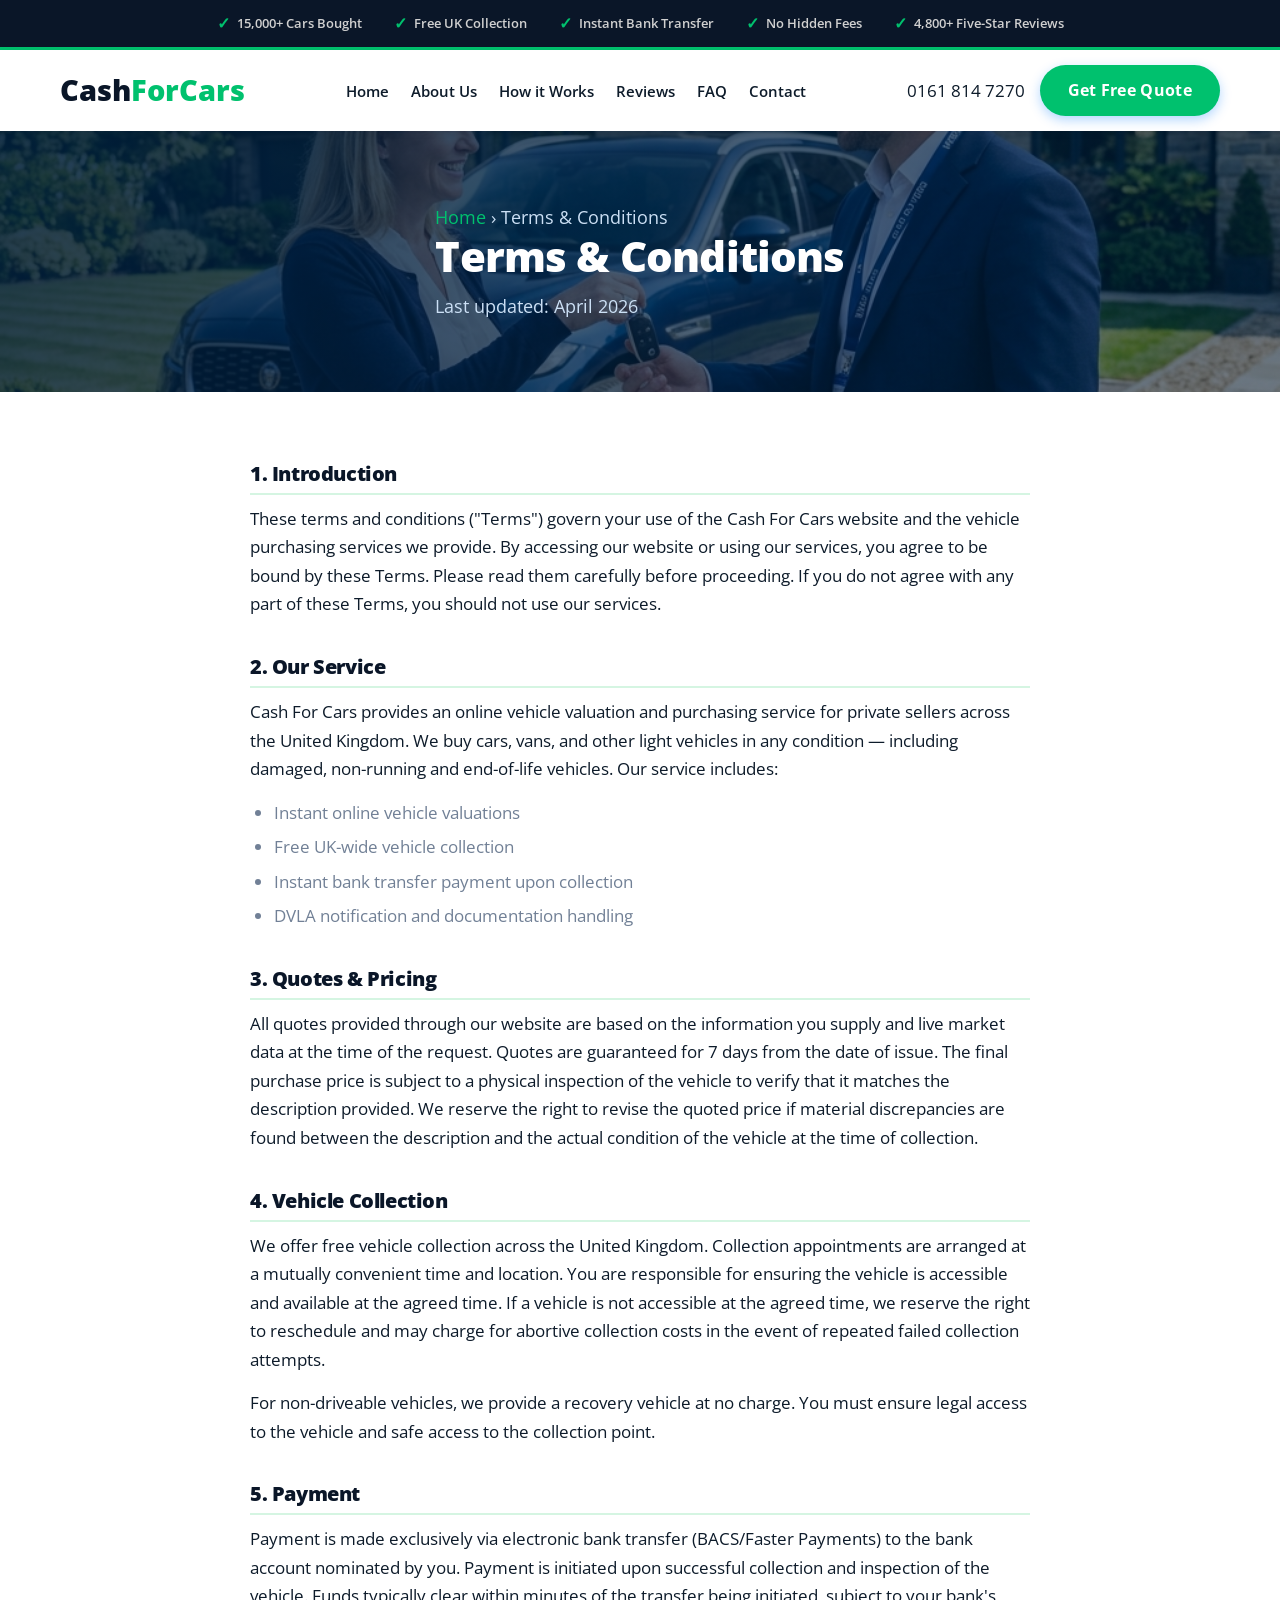
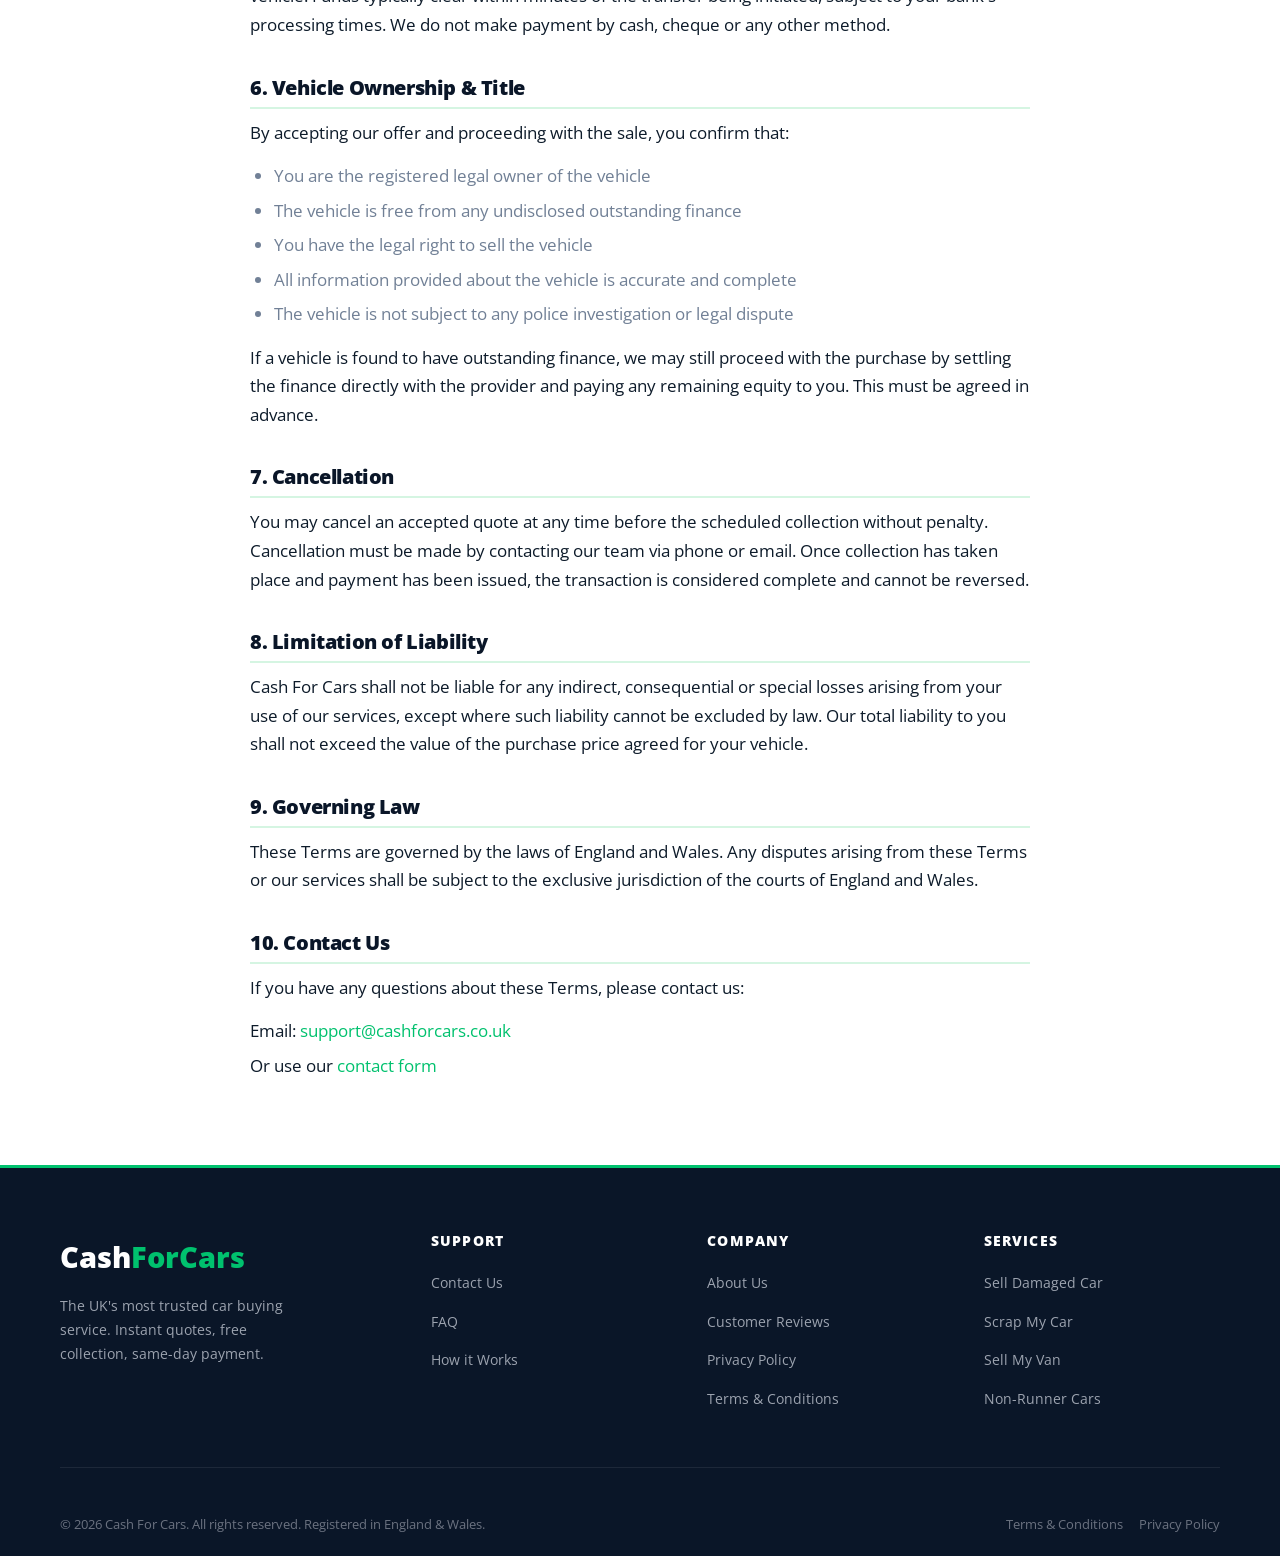
<file: CASHFORCARS/terms.html>
<!DOCTYPE html>
<html lang="en">
<head>
    <meta charset="UTF-8">
    <meta name="viewport" content="width=device-width, initial-scale=1.0">
    <title>Terms & Conditions | Cash For Cars UK</title>
    <meta name="description" content="Read the full terms and conditions for using the Cash For Cars vehicle buying service. Covers quotes, pricing, collection, payment and vehicle ownership.">
    <link rel="canonical" href="https://www.cashforcars.co.uk/terms">
    <link rel="preconnect" href="https://fonts.googleapis.com">
    <link rel="preconnect" href="https://fonts.gstatic.com" crossorigin>
    <link href="https://fonts.googleapis.com/css2?family=Open+Sans:wght@400;600;700;800&display=swap" rel="stylesheet">
    <link rel="stylesheet" href="src/css/style.css">
</head>
<body>

    <!-- TRUST BAR -->
    <div class="trust-bar">
        <div class="container">
            <span class="trust-item"><span class="trust-check">✓</span> 15,000+ Cars Bought</span>
            <span class="trust-item"><span class="trust-check">✓</span> Free UK Collection</span>
            <span class="trust-item"><span class="trust-check">✓</span> Instant Bank Transfer</span>
            <span class="trust-item"><span class="trust-check">✓</span> No Hidden Fees</span>
            <span class="trust-item"><span class="trust-check">✓</span> 4,800+ Five-Star Reviews</span>
        </div>
    </div>

    <!-- NAVBAR -->
    <header class="navbar">
        <div class="container nav-container">
            <div class="logo"><a href="index">Cash<span>ForCars</span></a></div>
            <nav class="nav-links">
                <ul>
                    <li><a href="index">Home</a></li>
                    <li><a href="about">About Us</a></li>
                    <li><a href="how-it-works">How it Works</a></li>
                    <li><a href="reviews">Reviews</a></li>
                    <li><a href="faq">FAQ</a></li>
                    <li><a href="contact">Contact</a></li>
                </ul>
            </nav>
            <div class="nav-contact">
                <a href="tel:01618147270" class="phone-number">0161 814 7270</a>
                <a href="index#quote-section" class="btn btn-cta">Get Free Quote</a>
            </div>
            <button class="mobile-menu-btn" aria-label="Toggle menu"><span></span><span></span><span></span></button>
        </div>
    </header>

    <!-- PAGE HERO -->
    <div class="page-hero" style="background-image:url('src/images/hero-bg.png');min-height:220px;">
        <div class="page-hero-overlay"></div>
        <div class="container page-hero-content">
            <p class="page-hero-breadcrumb"><a href="index">Home</a> &rsaquo; Terms &amp; Conditions</p>
            <h1>Terms &amp; Conditions</h1>
            <p>Last updated: April 2026</p>
        </div>
    </div>

    <!-- LEGAL CONTENT -->
    <div class="legal-content">
        <h2>1. Introduction</h2>
        <p>These terms and conditions ("Terms") govern your use of the Cash For Cars website and the vehicle purchasing services we provide. By accessing our website or using our services, you agree to be bound by these Terms. Please read them carefully before proceeding. If you do not agree with any part of these Terms, you should not use our services.</p>

        <h2>2. Our Service</h2>
        <p>Cash For Cars provides an online vehicle valuation and purchasing service for private sellers across the United Kingdom. We buy cars, vans, and other light vehicles in any condition — including damaged, non-running and end-of-life vehicles. Our service includes:</p>
        <ul style="list-style:disc;padding-left:24px;margin-bottom:15px;color:var(--text-light);">
            <li style="margin-bottom:6px;">Instant online vehicle valuations</li>
            <li style="margin-bottom:6px;">Free UK-wide vehicle collection</li>
            <li style="margin-bottom:6px;">Instant bank transfer payment upon collection</li>
            <li style="margin-bottom:6px;">DVLA notification and documentation handling</li>
        </ul>

        <h2>3. Quotes &amp; Pricing</h2>
        <p>All quotes provided through our website are based on the information you supply and live market data at the time of the request. Quotes are guaranteed for 7 days from the date of issue. The final purchase price is subject to a physical inspection of the vehicle to verify that it matches the description provided. We reserve the right to revise the quoted price if material discrepancies are found between the description and the actual condition of the vehicle at the time of collection.</p>

        <h2>4. Vehicle Collection</h2>
        <p>We offer free vehicle collection across the United Kingdom. Collection appointments are arranged at a mutually convenient time and location. You are responsible for ensuring the vehicle is accessible and available at the agreed time. If a vehicle is not accessible at the agreed time, we reserve the right to reschedule and may charge for abortive collection costs in the event of repeated failed collection attempts.</p>
        <p>For non-driveable vehicles, we provide a recovery vehicle at no charge. You must ensure legal access to the vehicle and safe access to the collection point.</p>

        <h2>5. Payment</h2>
        <p>Payment is made exclusively via electronic bank transfer (BACS/Faster Payments) to the bank account nominated by you. Payment is initiated upon successful collection and inspection of the vehicle. Funds typically clear within minutes of the transfer being initiated, subject to your bank's processing times. We do not make payment by cash, cheque or any other method.</p>

        <h2>6. Vehicle Ownership &amp; Title</h2>
        <p>By accepting our offer and proceeding with the sale, you confirm that:</p>
        <ul style="list-style:disc;padding-left:24px;margin-bottom:15px;color:var(--text-light);">
            <li style="margin-bottom:6px;">You are the registered legal owner of the vehicle</li>
            <li style="margin-bottom:6px;">The vehicle is free from any undisclosed outstanding finance</li>
            <li style="margin-bottom:6px;">You have the legal right to sell the vehicle</li>
            <li style="margin-bottom:6px;">All information provided about the vehicle is accurate and complete</li>
            <li style="margin-bottom:6px;">The vehicle is not subject to any police investigation or legal dispute</li>
        </ul>
        <p>If a vehicle is found to have outstanding finance, we may still proceed with the purchase by settling the finance directly with the provider and paying any remaining equity to you. This must be agreed in advance.</p>

        <h2>7. Cancellation</h2>
        <p>You may cancel an accepted quote at any time before the scheduled collection without penalty. Cancellation must be made by contacting our team via phone or email. Once collection has taken place and payment has been issued, the transaction is considered complete and cannot be reversed.</p>

        <h2>8. Limitation of Liability</h2>
        <p>Cash For Cars shall not be liable for any indirect, consequential or special losses arising from your use of our services, except where such liability cannot be excluded by law. Our total liability to you shall not exceed the value of the purchase price agreed for your vehicle.</p>

        <h2>9. Governing Law</h2>
        <p>These Terms are governed by the laws of England and Wales. Any disputes arising from these Terms or our services shall be subject to the exclusive jurisdiction of the courts of England and Wales.</p>

        <h2>10. Contact Us</h2>
        <p>If you have any questions about these Terms, please contact us:</p>
        <ul style="list-style:none;padding:0;margin-bottom:15px;">
            <li style="margin-bottom:6px;">Email: <a href="mailto:support@cashforcars.co.uk">support@cashforcars.co.uk</a></li>
            <li style="margin-bottom:6px;">Or use our <a href="contact">contact form</a></li>
        </ul>
    </div>

    <!-- FOOTER -->
    <footer class="footer">
        <div class="container">
            <div class="footer-top">
                <div class="footer-brand">
                    <div class="logo"><a href="index">Cash<span>ForCars</span></a></div>
                    <p class="footer-tagline">The UK's most trusted car buying service. Instant quotes, free collection, same-day payment.</p>
                </div>
                <div class="footer-col">
                    <h3>Support</h3>
                    <ul>
                        <li><a href="contact">Contact Us</a></li>
                        <li><a href="faq">FAQ</a></li>
                        <li><a href="how-it-works">How it Works</a></li>
                    </ul>
                </div>
                <div class="footer-col">
                    <h3>Company</h3>
                    <ul>
                        <li><a href="about">About Us</a></li>
                        <li><a href="reviews">Customer Reviews</a></li>
                        <li><a href="privacy">Privacy Policy</a></li>
                        <li><a href="terms">Terms &amp; Conditions</a></li>
                    </ul>
                </div>
                <div class="footer-col">
                    <h3>Services</h3>
                    <ul>
                        <li><a href="damaged-cars">Sell Damaged Car</a></li>
                        <li><a href="scrap-cars">Scrap My Car</a></li>
                        <li><a href="sell-van">Sell My Van</a></li>
                        <li><a href="non-runner-cars">Non-Runner Cars</a></li>
                    </ul>
                </div>
            </div>
        </div>
        <div class="footer-bottom container">
            <p>&copy; 2026 Cash For Cars. All rights reserved. Registered in England &amp; Wales.</p>
            <div class="legal-links">
                <a href="terms">Terms &amp; Conditions</a>
                <a href="privacy">Privacy Policy</a>
            </div>
        </div>
    </footer>

    <script src="src/js/script.js"></script>
</body>
</html>
</file>
<file: CASHFORCARS/src/css/style.css>
/* ============================
   CASH FOR CARS — MASTER CSS
   ============================ */

/* ----- Variables ----- */
:root {
    --primary-mint:   #00c16e;
    --mint-dark:      #009955;
    --mint-light:     rgba(0, 193, 110, 0.10);
    --primary-navy:   #0a1628;
    --navy-mid:       #0d2347;
    --accent:         #00c16e;
    --accent-hover:   #009955;
    /* kept for backwards compat */
    --secondary-blue: #0984e3;
    --cta-blue:       #00c16e;
    --cta-blue-hover: #009955;

    --text-dark:  #0d1b2a;
    --text-mid:   #4a5568;
    --text-light: #718096;
    --bg-light:   #f7f9fc;
    --bg-alt:     #eef1f7;
    --white:      #ffffff;

    --transition-smooth: all 0.4s cubic-bezier(0.165, 0.84, 0.44, 1);
    --transition-fast:   all 0.2s ease;
    --transition:        all 0.3s ease;

    --shadow-sm:        0 2px 8px rgba(10,22,40,0.06), 0 1px 3px rgba(10,22,40,0.04);
    --shadow-md:        0 8px 24px rgba(10,22,40,0.10), 0 2px 8px rgba(10,22,40,0.06);
    --shadow-lg:        0 20px 48px rgba(10,22,40,0.14), 0 8px 16px rgba(10,22,40,0.08);
    --shadow-card-hover:0 16px 40px rgba(0,193,110,0.14), 0 4px 12px rgba(10,22,40,0.08);

    --border-default:   #e2e8f0;
    --border-radius:    16px;
    --border-radius-sm: 10px;
    --border-radius-lg: 24px;

    --grad-navy:    linear-gradient(135deg, #0a1628 0%, #0d2347 100%);
    --grad-mint:    linear-gradient(135deg, #00c16e 0%, #009955 100%);
    --grad-surface: linear-gradient(160deg, #f7f9fc 0%, #eef1f7 100%);

    --glass-bg:     rgba(255,255,255,0.08);
    --glass-border: rgba(255,255,255,0.15);

    --fs-h1:   clamp(2.4rem, 6vw, 3.8rem);
    --fs-h2:   clamp(1.8rem, 4vw, 2.6rem);
    --fs-h3:   clamp(1.1rem, 2.5vw, 1.45rem);
    --fs-body: clamp(0.95rem, 1vw + 0.5rem, 1.05rem);
}

* { margin: 0; padding: 0; box-sizing: border-box; }

html { scroll-behavior: smooth; }

body {
    font-family: 'Open Sans', sans-serif;
    color: var(--text-dark);
    background-color: var(--white);
    line-height: 1.7;
    overflow-x: hidden;
    font-size: var(--fs-body);
}

a { text-decoration: none; color: inherit; transition: var(--transition); }
ul { list-style: none; }
img { max-width: 100%; height: auto; display: block; }

.container { max-width: 1200px; margin: 0 auto; padding: 0 20px; }

/* ----- Typography ----- */
h1, h2, h3, h4 { margin-bottom: 20px; font-weight: 800; color: var(--primary-navy); line-height: 1.15; letter-spacing: -0.02em; }
h1 { font-size: var(--fs-h1); }
h2 { font-size: var(--fs-h2); }
h3 { font-size: var(--fs-h3); }
p { margin-bottom: 15px; }

.section-title {
    text-align: center;
    margin-bottom: 10px;
    position: relative;
    padding-bottom: 22px;
}
.section-title::after {
    content: '';
    position: absolute;
    bottom: 0; left: 50%;
    transform: translateX(-50%);
    width: 50px; height: 3px;
    background: var(--grad-mint);
    border-radius: 2px;
}
.text-left.section-title::after { left: 0; transform: none; }

@media (max-width: 768px) {
    .section-title.text-left::after {
        left: 50%;
        transform: translateX(-50%);
    }
}
.section-desc { text-align: center; color: var(--text-light); margin-bottom: 40px; font-size: 1.05rem; }
.text-center { text-align: center; }
.text-left { text-align: left; }
.bg-light { background-color: var(--bg-light); }

/* ----- Buttons ----- */
.btn {
    display: inline-block;
    padding: 12px 28px;
    border-radius: 50px;
    font-weight: 700;
    cursor: pointer;
    text-align: center;
    border: none;
    transition: var(--transition);
    font-size: 1rem;
    font-family: inherit;
    letter-spacing: 0.02em;
}

.btn-cta {
    background-color: var(--cta-blue);
    color: var(--white);
    box-shadow: 0 4px 12px rgba(0, 123, 255, 0.3);
}
.btn-cta:hover {
    background-color: var(--cta-blue-hover);
    transform: translateY(-3px);
    box-shadow: 0 8px 20px rgba(0, 123, 255, 0.4);
    color: var(--white);
}

.btn-primary {
    background-color: var(--primary-mint);
    color: var(--white);
    box-shadow: 0 4px 12px rgba(46, 204, 113, 0.3);
}
.btn-primary:hover {
    background-color: #27ae60;
    transform: translateY(-3px);
    box-shadow: 0 8px 20px rgba(46, 204, 113, 0.4);
    color: var(--white);
}

.btn-outline {
    background: transparent;
    color: var(--white);
    border: 2px solid rgba(255,255,255,0.7);
}
.btn-outline:hover {
    background: var(--white);
    color: var(--primary-navy);
    border-color: var(--white);
}

.btn-large { padding: 16px 38px; font-size: 1.1rem; }
.btn-sm { padding: 8px 18px; font-size: 0.875rem; }

/* ================================
   TRUST BAR
   ================================ */
.trust-bar {
    background: var(--primary-navy);
    padding: 10px 0;
    border-bottom: 3px solid var(--primary-mint);
}
.trust-bar .container {
    display: flex;
    justify-content: center;
    align-items: center;
    gap: 32px;
    flex-wrap: wrap;
}
.trust-item {
    display: flex;
    align-items: center;
    gap: 7px;
    font-size: 0.8rem;
    font-weight: 600;
    color: #d0d0d0;
    white-space: nowrap;
}
.trust-item .trust-check {
    color: var(--primary-mint);
    font-size: 1rem;
    font-weight: 800;
}

/* ================================
   NAVBAR
   ================================ */
.navbar {
    background-color: var(--white);
    box-shadow: var(--shadow-sm);
    position: sticky;
    top: 0;
    z-index: 1000;
    padding: 12px 0;
    transition: var(--transition);
}

.nav-container {
    display: flex;
    justify-content: space-between;
    align-items: center;
}

.logo a { font-size: 1.8rem; font-weight: 800; color: var(--primary-navy); }
.logo span { color: var(--primary-mint); }

.nav-links ul { display: flex; gap: 22px; }
.nav-links a { font-weight: 600; color: var(--text-dark); font-size: 0.95rem; position: relative; padding-bottom: 4px; }
.nav-links a::after {
    content: '';
    position: absolute;
    bottom: -4px;
    left: 0;
    width: 0;
    height: 2px;
    background: var(--primary-mint);
    transition: width 0.3s;
}
.nav-links a:hover::after,
.nav-links a.active::after { width: 100%; }
.nav-links a:hover,
.nav-links a.active { color: var(--primary-mint); }

.nav-contact { display: flex; align-items: center; gap: 15px; }
.phone-link { display: flex; align-items: center; gap: 6px; font-weight: 700; color: var(--primary-navy); font-size: 0.95rem; }
.phone-link svg { color: var(--primary-mint); flex-shrink: 0; }

.mobile-menu-btn {
    display: none;
    flex-direction: column;
    gap: 5px;
    background: none;
    border: none;
    cursor: pointer;
    padding: 5px;
    z-index: 1001;
}
.mobile-menu-btn span {
    width: 25px;
    height: 3px;
    background-color: var(--primary-navy);
    transition: 0.3s;
    border-radius: 2px;
    display: block;
}

/* ================================
   HERO SECTION (Homepage)
   ================================ */
.video-bg-container {
    position: absolute;
    top: 0; left: 0;
    width: 100%; height: 100%;
    overflow: hidden;
    z-index: 0;
}

.video-bg {
    width: 100%;
    height: 100%;
    object-fit: cover;
    filter: brightness(0.65);
}

.hero {
    position: relative;
    padding: 130px 0 110px;
    min-height: 92vh;
    display: flex;
    align-items: center;
    overflow: hidden;
    background-color: #0a1628;
}

.hero-overlay {
    position: absolute;
    top: 0; left: 0;
    width: 100%; height: 100%;
    background: linear-gradient(135deg, rgba(0,31,63,0.55) 0%, rgba(0,0,0,0.5) 100%);
    z-index: 1;
}

.hero-content {
    position: relative;
    z-index: 2;
    display: grid;
    grid-template-columns: 1fr 1fr;
    gap: 60px;
    align-items: center;
    width: 100%;
}

.hero-text {
    display: flex;
    flex-direction: column;
}

.hero-content h1 { color: var(--white); margin-bottom: 16px; text-shadow: 0 2px 12px rgba(0,0,0,0.4); line-height: 1.15; }
.hero-content .subtitle { font-size: 1.15rem; color: #d8e4f0; margin-bottom: 24px; }
.hero-content .hero-badges { display: flex; gap: 10px; flex-wrap: wrap; margin-bottom: 20px; }
.hero-badge { background: rgba(46,204,113,0.18); border: 1px solid rgba(46,204,113,0.4); color: #7fffb5; padding: 4px 14px; border-radius: 20px; font-size: 0.8rem; font-weight: 700; letter-spacing: 0.04em; }

/* Hero trust row below subtitle */
.hero-trust-row { display: flex; gap: 20px; flex-wrap: wrap; }
.hero-trust-item { display: flex; align-items: center; gap: 6px; color: rgba(255,255,255,0.75); font-size: 0.88rem; font-weight: 600; }
.trust-icon { color: var(--primary-mint); font-size: 1rem; font-weight: 800; }

/* Animated floating particles */
.animated-particles {
    position: absolute;
    top: 0; left: 0;
    width: 100%; height: 100%;
    z-index: 1;
    overflow: hidden;
    pointer-events: none;
}

.particle {
    position: absolute;
    width: 6px; height: 6px;
    background: rgba(46, 204, 113, 0.35);
    border-radius: 50%;
    animation: floatUp 8s linear infinite;
}

.particle:nth-child(1) { left: 10%; animation-delay: 0s; animation-duration: 7s; }
.particle:nth-child(2) { left: 25%; animation-delay: 1.5s; animation-duration: 9s; width: 8px; height: 8px; }
.particle:nth-child(3) { left: 45%; animation-delay: 3s; animation-duration: 6s; }
.particle:nth-child(4) { left: 60%; animation-delay: 0.5s; animation-duration: 10s; width: 4px; height: 4px; }
.particle:nth-child(5) { left: 78%; animation-delay: 2s; animation-duration: 8s; }
.particle:nth-child(6) { left: 90%; animation-delay: 4s; animation-duration: 7s; width: 10px; height: 10px; background: rgba(0,123,255,0.25); }

@keyframes floatUp {
    0%   { transform: translateY(100vh) rotate(0deg); opacity: 0; }
    10%  { opacity: 1; }
    90%  { opacity: 1; }
    100% { transform: translateY(-10vh) rotate(720deg); opacity: 0; }
}

/* Quote Form */
.glass-panel {
    background: var(--glass-bg);
    backdrop-filter: blur(20px);
    -webkit-backdrop-filter: blur(20px);
    border: 1px solid var(--glass-border);
    padding: 38px;
    border-radius: 20px;
    box-shadow: var(--shadow-lg), 0 0 0 1px rgba(255,255,255,0.05);
    position: relative;
    overflow: hidden;
    width: 100%;
}
.glass-panel::after { content: ''; position: absolute; top: -50%; left: -50%; width: 200%; height: 200%; background: linear-gradient(45deg, transparent, rgba(255,255,255,0.03), transparent); transform: rotate(45deg); animation: shimmerGlass 8s infinite linear; pointer-events: none; }
@keyframes shimmerGlass { 0% { transform: translate(-30%, -30%) rotate(45deg); } 100% { transform: translate(30%, 30%) rotate(45deg); } }

.glass-panel-label {
    font-size: 0.8rem;
    font-weight: 700;
    color: var(--primary-mint);
    text-transform: uppercase;
    letter-spacing: 0.1em;
    margin-bottom: 10px;
}

.quote-form .form-group { margin-bottom: 16px; }
.quote-form label { display: block; margin-bottom: 6px; font-weight: 700; font-size: 0.82rem; color: #cce8ff; text-transform: uppercase; letter-spacing: 0.06em; }
.quote-form input {
    width: 100%;
    padding: 14px 16px;
    border-radius: 10px;
    border: 2px solid rgba(255,255,255,0.2);
    background: rgba(255,255,255,0.94);
    font-size: 1rem;
    color: var(--text-dark);
    font-family: inherit;
    font-weight: 700;
    letter-spacing: 0.05em;
    transition: var(--transition);
    text-transform: uppercase;
}
.quote-form input:focus {
    outline: none;
    border-color: var(--primary-mint);
    box-shadow: 0 0 0 3px rgba(46,204,113,0.3);
}
.quote-form input::placeholder { font-weight: 400; text-transform: none; letter-spacing: 0; }

.quote-form .btn { width: 100%; }

.form-disclaimer {
    font-size: 0.75rem;
    color: rgba(255,255,255,0.5);
    text-align: center;
    margin-top: 10px;
    margin-bottom: 0;
}

/* Form validation errors */
.field-error {
    display: block;
    color: #ff6b6b;
    font-size: 0.78rem;
    font-weight: 600;
    margin-top: 5px;
}
.input-error {
    border-color: #ff6b6b !important;
    box-shadow: 0 0 0 3px rgba(255, 107, 107, 0.25) !important;
}

/* ================================
   VIDEO WRAPPER (local MP4 + iframes)
   ================================ */
.video-wrapper,
.youtube-wrapper {
    position: relative;
    width: 100%;
    padding-bottom: 56.25%; /* 16:9 */
    height: 0;
    overflow: hidden;
    border-radius: var(--border-radius);
    box-shadow: var(--shadow-lg);
    background: #000;
}

.video-wrapper video,
.video-wrapper iframe,
.youtube-wrapper video,
.youtube-wrapper iframe {
    position: absolute;
    top: 0; left: 0;
    width: 100%; height: 100%;
    border-radius: var(--border-radius);
    border: none;
}

/* ================================
   VIDEO BANNER SECTION (homepage)
   ================================ */
.video-banner-section {
    padding: 80px 0;
    background: linear-gradient(to right, #03045e, #023e8a);
    color: #fff;
}
.video-banner-section .section-title { color: #fff; }
.video-banner-section .section-desc { color: #99bbdd; }

/* ================================
   PAGE HERO BANNERS (Sub-pages)
   ================================ */
.page-hero {
    position: relative;
    min-height: 320px;
    display: flex;
    align-items: center;
    background-size: cover;
    background-position: center;
    padding: 70px 0;
    overflow: hidden;
}

.page-hero::before {
    content: '';
    position: absolute;
    top: 0; left: 0;
    width: 100%; height: 100%;
    background-size: cover;
    background-position: center;
    background-image: inherit;
    animation: slowZoom 30s ease-in-out infinite alternate;
    z-index: 0;
}

@keyframes slowZoom {
    0%   { transform: scale(1); }
    100% { transform: scale(1.08); }
}

.page-hero-overlay {
    position: absolute;
    top: 0; left: 0;
    width: 100%; height: 100%;
    background: linear-gradient(135deg, rgba(0,31,63,0.88) 0%, rgba(0,31,63,0.55) 100%);
    z-index: 1;
}

.page-hero-content {
    position: relative;
    z-index: 2;
}

.page-hero h1 { font-size: 2.6rem; color: var(--white); margin-bottom: 10px; }
.page-hero p { color: #cce0f5; font-size: 1.15rem; margin-bottom: 0; }
.page-hero-breadcrumb { color: rgba(255,255,255,0.55); font-size: 0.85rem; margin-bottom: 8px; }
.page-hero-breadcrumb a { color: var(--primary-mint); }
.page-hero-breadcrumb a:hover { color: #fff; }

/* ================================
   PAGE INLINE QUOTE SECTION
   ================================ */
.page-quote-section {
    background: var(--grad-navy);
    padding: 80px 0;
    position: relative;
}
.page-quote-section::before {
    content: '';
    position: absolute;
    top: 0; left: 0; right: 0; bottom: 0;
    background: radial-gradient(ellipse at 70% 50%, rgba(0,193,110,0.08) 0%, transparent 70%);
    pointer-events: none;
}
.page-quote-inner {
    display: grid;
    grid-template-columns: 1fr 1fr;
    gap: 60px;
    align-items: center;
    position: relative;
    z-index: 1;
}
.page-quote-text h2 { color: var(--white); margin-bottom: 12px; }
.page-quote-text > p { color: #d8e4f0; margin-bottom: 24px; font-size: 1.05rem; }
.page-quote-list {
    list-style: none;
    padding: 0;
    margin: 0;
}
.page-quote-list li {
    color: rgba(255,255,255,0.8);
    padding: 9px 0 9px 30px;
    position: relative;
    font-size: 0.95rem;
    border-bottom: 1px solid rgba(255,255,255,0.07);
}
.page-quote-list li:last-child { border-bottom: none; }
.page-quote-list li::before {
    content: '✓';
    position: absolute;
    left: 0;
    color: var(--primary-mint);
    font-weight: 800;
    font-size: 1rem;
}

/* ================================
   PROCESS STRIP (Homepage)
   ================================ */
.process-strip {
    background: var(--grad-navy);
    padding: 50px 0;
    position: relative;
    overflow: hidden;
}
.process-strip::before {
    content: ''; position: absolute; top: 0; left: 0;
    width: 100%; height: 3px; background: var(--grad-mint);
}
.process-strip::after {
    content: ''; position: absolute; bottom: -60%; left: 50%;
    transform: translateX(-50%);
    width: 700px; height: 400px;
    background: radial-gradient(ellipse, rgba(0,193,110,0.06) 0%, transparent 70%);
    pointer-events: none;
}
.process-items {
    display: flex;
    justify-content: center;
    gap: 0;
    align-items: flex-start;
    position: relative; z-index: 1;
}
.process-item {
    flex: 1;
    text-align: center;
    padding: 10px 20px;
    position: relative;
}
.process-item:not(:last-child)::after {
    content: '→';
    position: absolute;
    right: -10px; top: 14px;
    color: rgba(0,193,110,0.5);
    font-size: 1.5rem;
}
.process-num {
    display: inline-flex;
    align-items: center;
    justify-content: center;
    width: 52px; height: 52px;
    border-radius: 50%;
    background: var(--grad-mint);
    color: #fff;
    font-weight: 800;
    font-size: 1.1rem;
    margin-bottom: 12px;
    box-shadow: 0 0 0 6px rgba(0,193,110,0.15);
    transition: box-shadow 0.3s ease;
}
.process-item:hover .process-num { box-shadow: 0 0 0 10px rgba(0,193,110,0.12); }
.process-item h4 { color: var(--white); font-size: 0.92rem; margin-bottom: 5px; }
.process-item p  { color: rgba(255,255,255,0.5); font-size: 0.78rem; margin-bottom: 0; line-height: 1.4; }

/* ================================
   BENEFITS SECTION
   ================================ */
.benefits-section { padding: 90px 0; }

.benefits-grid {
    display: grid;
    grid-template-columns: repeat(3, 1fr);
    gap: 30px;
    margin-top: 45px;
}

.benefit-card {
    text-align: center;
    border-radius: var(--border-radius);
    background: var(--white);
    box-shadow: var(--shadow-sm);
    transition: var(--transition-smooth);
    border: 1px solid var(--border-default);
    overflow: hidden;
    position: relative;
}
.benefit-card::before {
    content: ''; position: absolute; top: 0; left: 0;
    width: 100%; height: 3px;
    background: var(--grad-mint);
    opacity: 0.35; transition: opacity 0.3s ease;
}
.benefit-card:hover {
    transform: translateY(-8px);
    box-shadow: var(--shadow-card-hover);
    border-color: var(--primary-mint);
}
.benefit-card:hover::before { opacity: 1; }

.benefit-img {
    height: 180px; /* Refined to 'average' height */
    overflow: hidden;
    background: #f0f3f7;
}

.benefit-img img {
    width: 100%; height: 100%;
    object-fit: cover;
    transition: transform 0.6s cubic-bezier(0.165, 0.84, 0.44, 1);
}

.benefit-card:hover .benefit-img img { transform: scale(1.05); }

.benefit-card h3 { padding: 20px 20px 0; }
.benefit-card p { padding: 8px 20px 26px; color: var(--text-light); font-size: 0.95rem; margin-bottom: 0; }

/* ================================
   SERVICES SECTION
   ================================ */
.services-section { padding: 90px 0; }

.services-grid {
    display: grid;
    grid-template-columns: repeat(auto-fill, minmax(280px, 1fr));
    gap: 24px;
    margin-top: 45px;
}

.service-card {
    background-color: var(--white);
    border-radius: 18px;
    overflow: hidden;
    box-shadow: var(--shadow-sm);
    transition: var(--transition);
    border: 1px solid #eaeaea;
    display: block;
}
.service-card:hover {
    transform: translateY(-6px);
    box-shadow: var(--shadow-md);
    border-color: var(--primary-mint);
}

.service-img {
    height: 180px; /* Refined to average size */
    overflow: hidden;
    background: #f1f4f8;
}
.service-img img {
    width: 100%; height: 100%;
    object-fit: cover;
    transition: transform 0.6s cubic-bezier(0.165, 0.84, 0.44, 1);
}
.service-card:hover .service-img img { transform: scale(1.08); }

.service-content { padding: 22px; }
.service-content h3 { margin-bottom: 6px; font-size: 1.1rem; color: var(--primary-navy); }
.service-content p { font-size: 0.92rem; color: var(--text-light); margin-bottom: 12px; }
.service-arrow {
    font-size: 0.85rem; font-weight: 700; color: var(--primary-mint);
    display: inline-flex; align-items: center; gap: 5px;
    padding: 4px 0;
    border-bottom: 2px solid transparent;
    transition: border-color 0.2s ease, gap 0.2s ease;
}
.service-card:hover .service-arrow { border-bottom-color: var(--primary-mint); gap: 9px; }

/* ================================
   DUAL COLUMN / MEDIA SECTION
   ================================ */
.custom-media-section { padding: 90px 0; }
.animated-bg-section {
    background: linear-gradient(135deg, #f4f9f6 0%, #eef5f0 100%);
}

.dual-col {
    display: grid;
    grid-template-columns: 1fr 1fr;
    gap: 55px;
    align-items: center;
}

.content-col { min-width: 0; }

.media-col {
    display: flex;
    justify-content: center;
    align-items: center;
    width: 100%;
    min-width: 0;
}
.media-col img {
    width: 100%;
    max-width: 560px;
    height: auto;
    aspect-ratio: 4 / 3;
    object-fit: cover;
    border-radius: var(--border-radius);
    box-shadow: var(--shadow-lg);
    transition: var(--transition-smooth);
    background: #eef1f7;
}
.media-col img:hover { transform: scale(1.02); }

/* Tablet breakpoint — tighter grid, smaller gap */
@media (max-width: 1024px) {
    .custom-media-section { padding: 70px 0; }
    .dual-col { gap: 40px; }
    .media-col img { max-width: 480px; }
}

/* Mobile breakpoint — stack columns, image first on some sections */
@media (max-width: 768px) {
    .custom-media-section { padding: 55px 0; }
    .media-col { order: -1; }
    .media-col img {
        max-width: 100%;
        aspect-ratio: 16 / 10;
    }
    .section-title.text-left { text-align: center; }
    .content-col { text-align: center; }
    .content-col .feature-list { text-align: left; display: inline-block; }
}

/* Small phones */
@media (max-width: 480px) {
    .custom-media-section { padding: 45px 0; }
    .dual-col { gap: 28px; }
    .media-col img { aspect-ratio: 4 / 3; border-radius: 12px; }
}
.feature-list li::before {
    content: '✓';
    position: absolute;
    left: 0; top: 1px;
    color: var(--primary-mint);
    font-weight: 800;
    font-size: 1.05rem;
    width: 22px; height: 22px;
    background: rgba(46,204,113,0.12);
    border-radius: 50%;
    display: flex;
    align-items: center;
    justify-content: center;
    font-size: 0.75rem;
}

/* ================================
   STEP ROWS (How It Works)
   ================================ */
.step-row {
    display: flex;
    gap: 50px;
    align-items: center;
    margin-bottom: 70px;
    padding-bottom: 70px;
    border-bottom: 1px solid #eee;
}
.step-row:last-child { border-bottom: none; margin-bottom: 0; padding-bottom: 0; }

.step-row.reverse { flex-direction: row-reverse; }

.step-text { flex: 1; }
.step-img {
    flex: 1;
    display: flex;
    justify-content: center;
}
.step-img img {
    width: 100%;
    max-width: 480px; /* Average size constraint */
    aspect-ratio: 4 / 3;
    object-fit: cover;
    border-radius: var(--border-radius);
    box-shadow: var(--shadow-md);
    transition: var(--transition-smooth);
}
.step-img img:hover { transform: scale(1.03) translateY(-5px); }

.step-number {
    font-size: 4rem;
    font-weight: 800;
    color: var(--primary-mint);
    opacity: 0.15;
    line-height: 1;
    margin-bottom: 5px;
}
.step-text h3 { font-size: 1.4rem; }

/* ================================
   CONTACT PAGE
   ================================ */
.contact-grid {
    display: grid;
    grid-template-columns: 1fr 1fr;
    gap: 50px;
}

.contact-detail-card {
    display: flex;
    gap: 16px;
    align-items: flex-start;
    padding: 18px;
    background: var(--bg-light);
    border-radius: 12px;
    margin-bottom: 16px;
    border: 1px solid #e8e8e8;
    transition: var(--transition);
}
.contact-detail-card:hover { border-color: var(--primary-mint); box-shadow: var(--shadow-sm); }

.contact-icon { font-size: 1.4rem; flex-shrink: 0; }
.contact-detail-card h4 { margin-bottom: 3px; font-size: 0.95rem; }

.contact-form form {
    background: var(--bg-light);
    padding: 35px;
    border-radius: 16px;
    box-shadow: var(--shadow-sm);
    border: 1px solid #e8e8e8;
}

.contact-form .form-group { margin-bottom: 16px; }
.contact-form label { display: block; margin-bottom: 6px; font-weight: 700; font-size: 0.85rem; color: var(--text-dark); }

.contact-form input,
.contact-form textarea {
    width: 100%;
    padding: 13px 15px;
    border: 2px solid #ddd;
    border-radius: 10px;
    font-family: inherit;
    font-size: 0.95rem;
    transition: var(--transition);
    background: var(--white);
}

.contact-form input:focus,
.contact-form textarea:focus {
    outline: none;
    border-color: var(--primary-mint);
    box-shadow: 0 0 0 3px rgba(46,204,113,0.15);
}

.contact-form textarea { resize: vertical; min-height: 130px; }

/* ================================
   FAQ ACCORDION
   ================================ */
.faq-list { max-width: 820px; margin: 0 auto; }

.faq-item {
    margin-bottom: 14px;
    border: 1px solid #e8e8e8;
    border-radius: 12px;
    overflow: hidden;
    transition: var(--transition);
}
.faq-item:hover { border-color: var(--primary-mint); }
.faq-item.active { border-color: var(--primary-mint); box-shadow: 0 4px 15px rgba(46,204,113,0.1); }

.faq-question {
    padding: 20px 24px;
    margin: 0;
    cursor: pointer;
    display: flex;
    justify-content: space-between;
    align-items: center;
    font-size: 1.02rem;
    font-weight: 700;
    color: var(--primary-navy);
    transition: var(--transition);
    user-select: none;
}
.faq-question::after {
    content: '+';
    color: var(--primary-mint);
    font-size: 1.6rem;
    font-weight: 700;
    transition: transform 0.3s;
    flex-shrink: 0;
    margin-left: 16px;
}
.faq-item.active .faq-question::after { content: '−'; }
.faq-item.active .faq-question { background: rgba(46,204,113,0.05); color: var(--primary-navy); }

.faq-answer {
    max-height: 0;
    overflow: hidden;
    transition: max-height 0.4s ease, padding 0.3s ease;
    padding: 0 24px;
}
.faq-item.active .faq-answer {
    max-height: 400px;
    padding: 0 24px 20px;
}
.faq-answer p { color: var(--text-light); line-height: 1.8; margin-bottom: 0; }

/* ================================
   REVIEWS
   ================================ */
.stats-bar {
    display: flex;
    justify-content: center;
    gap: 60px;
    margin-bottom: 55px;
    padding: 35px;
    background: linear-gradient(135deg, var(--primary-navy) 0%, #003366 100%);
    border-radius: 18px;
    color: var(--white);
    border: 1px solid rgba(46,204,113,0.2);
}

.stat-item { text-align: center; }
.stat-number {
    font-size: 2.6rem;
    font-weight: 800;
    color: var(--primary-mint);
    line-height: 1;
}
.stat-label { font-size: 0.88rem; color: #aac4e0; margin-top: 6px; }

.reviews-grid {
    display: grid;
    grid-template-columns: repeat(auto-fill, minmax(260px, 1fr));
    gap: 22px;
}

.review-card {
    background: var(--white);
    padding: 26px;
    border-radius: 16px;
    box-shadow: var(--shadow-sm);
    border-top: 4px solid var(--primary-mint);
    transition: var(--transition);
    position: relative;
}
.review-card::before {
    content: '"';
    position: absolute;
    top: 14px;
    right: 20px;
    font-size: 4rem;
    color: rgba(46,204,113,0.1);
    font-family: Georgia, serif;
    line-height: 1;
}
.review-card:hover {
    transform: translateY(-5px);
    box-shadow: var(--shadow-md);
}

.stars { color: #f39c12; font-size: 1.1rem; margin-bottom: 14px; letter-spacing: 2px; }
.review-text { font-style: italic; color: var(--text-dark); margin-bottom: 14px; font-size: 0.93rem; line-height: 1.7; }
.reviewer { font-weight: 700; color: var(--primary-navy); font-size: 0.88rem; }
.reviewer-location { color: var(--text-light); font-size: 0.8rem; font-weight: 400; }

/* ================================
   BANNER / CTA SECTION
   ================================ */
.banner-section {
    background: var(--grad-navy);
    color: var(--white);
    padding: 90px 0;
    position: relative;
    overflow: hidden;
}
.banner-section::before {
    content: ''; position: absolute;
    bottom: -40%; left: 50%; transform: translateX(-50%);
    width: 700px; height: 400px;
    background: radial-gradient(ellipse, rgba(0,193,110,0.09) 0%, transparent 65%);
    pointer-events: none;
}
.banner-section::after {
    content: ''; position: absolute; inset: 0;
    background-image: repeating-linear-gradient(-55deg, transparent, transparent 40px, rgba(255,255,255,0.015) 40px, rgba(255,255,255,0.015) 41px);
    pointer-events: none;
}
.banner-section h2 { color: var(--white); position: relative; z-index: 1; }
.banner-section p { color: rgba(255,255,255,0.6); max-width: 650px; margin: 0 auto 30px; font-size: 1.05rem; position: relative; z-index: 1; }
.banner-section .btn { position: relative; z-index: 1; }

.cta-section {
    background: linear-gradient(135deg, var(--primary-mint) 0%, #27ae60 100%);
    padding: 70px 0;
    text-align: center;
}
.cta-section h2, .cta-section p { color: var(--white); }
.cta-section p { max-width: 600px; margin: 0 auto 28px; font-size: 1.05rem; opacity: 0.92; }

/* ================================
   FOOTER
   ================================ */
.footer {
    background-color: #0a1628;
    border-top: 3px solid var(--primary-mint);
    padding: 65px 0 20px;
    color: #9ca3af;
}

.footer-top {
    display: grid;
    grid-template-columns: 1.4fr repeat(3, 1fr);
    gap: 40px;
    margin-bottom: 45px;
    padding-bottom: 45px;
    border-bottom: 1px solid rgba(255,255,255,0.08);
}

.footer-brand .logo a { color: var(--white); }
.footer-tagline { color: #9ca3af; font-size: 0.88rem; line-height: 1.7; margin-top: 12px; max-width: 240px; }

.footer-col h3 { font-size: 0.9rem; margin-bottom: 18px; color: var(--white); text-transform: uppercase; letter-spacing: 0.08em; }
.footer-col ul li { margin-bottom: 10px; }
.footer-col a { color: #9ca3af; font-size: 0.88rem; }
.footer-col a:hover { color: var(--primary-mint); }
.footer-col .footer-contact-item { display: flex; flex-direction: column; gap: 1px; margin-bottom: 10px; font-size: 0.88rem; }

.social-links { display: flex; gap: 10px; margin-top: 18px; }
.social-links a {
    background: rgba(255,255,255,0.07);
    color: #9ca3af;
    padding: 8px 16px;
    border-radius: 8px;
    font-size: 0.82rem;
    border: 1px solid rgba(255,255,255,0.1);
}
.social-links a:hover { background: var(--primary-mint); color: var(--white); border-color: var(--primary-mint); }

.footer-bottom {
    display: flex;
    justify-content: space-between;
    align-items: center;
    font-size: 0.82rem;
    color: #6b7280;
    flex-wrap: wrap;
    gap: 10px;
}
.footer-bottom p { margin-bottom: 0; }

.legal-links { display: flex; gap: 16px; }
.legal-links a { color: #6b7280; font-size: 0.82rem; }
.legal-links a:hover { color: var(--primary-mint); }

/* ================================
   TOAST NOTIFICATIONS
   ================================ */
.toast-container {
    position: fixed;
    bottom: 24px;
    right: 24px;
    z-index: 9999;
    display: flex;
    flex-direction: column;
    gap: 10px;
}

.custom-toast {
    background: var(--white);
    border-left: 5px solid var(--primary-mint);
    padding: 18px 22px;
    border-radius: 12px;
    box-shadow: 0 10px 30px rgba(0,0,0,0.15);
    min-width: 300px;
    max-width: 380px;
    transform: translateX(120%);
    opacity: 0;
    transition: all 0.4s cubic-bezier(0.68, -0.55, 0.265, 1.55);
}
.custom-toast.show { transform: translateX(0); opacity: 1; }
.custom-toast.error { border-left-color: #e74c3c; }
.custom-toast h4 { margin-bottom: 4px; color: var(--primary-navy); font-size: 1rem; }
.custom-toast p { margin-bottom: 0; color: var(--text-light); font-size: 0.88rem; }

.spinner {
    display: inline-block;
    width: 18px; height: 18px;
    border: 3px solid rgba(255,255,255,0.3);
    border-radius: 50%;
    border-top-color: var(--white);
    animation: spin 0.8s ease-in-out infinite;
    vertical-align: middle;
    margin-right: 8px;
}

@keyframes spin { to { transform: rotate(360deg); } }

/* ================================
   SCROLL REVEAL ANIMATION
   ================================ */
.reveal {
    opacity: 0;
    transform: translateY(28px);
    transition: opacity 0.65s ease, transform 0.65s ease;
}
.reveal.visible {
    opacity: 1;
    transform: translateY(0);
}

/* ================================
   LEGAL PAGES (Privacy / Terms)
   ================================ */
.legal-content {
    max-width: 820px;
    margin: 0 auto;
    padding: 70px 20px;
}
.legal-content h2 {
    font-size: 1.25rem;
    color: var(--primary-navy);
    margin-top: 36px;
    margin-bottom: 10px;
    padding-bottom: 8px;
    border-bottom: 2px solid rgba(46,204,113,0.2);
}
.legal-content h2:first-child { margin-top: 0; }
.legal-content a { color: var(--cta-blue); }
.legal-content a:hover { text-decoration: underline; }

/* ================================
   RESPONSIVE DESIGN — PREMIUM REFACTOR
   ================================ */

.mobile-cta-fab {
    position: fixed;
    bottom: 20px;
    right: 20px;
    background: var(--primary-mint);
    color: var(--white);
    padding: 12px 20px;
    border-radius: 50px;
    font-weight: 800;
    box-shadow: 0 8px 25px rgba(0, 193, 110, 0.4);
    z-index: 9999;
    display: none; /* Shown via JS on scroll */
    align-items: center;
    gap: 8px;
    text-transform: uppercase;
    letter-spacing: 0.03em;
    font-size: 0.8rem;
    transition: var(--transition-smooth);
    border: 2px solid rgba(255,255,255,0.25);
    text-decoration: none;
    backdrop-filter: blur(4px);
}
.mobile-cta-fab svg { flex-shrink: 0; }
.mobile-cta-fab:active { transform: scale(0.96); }

/* ================================
   HERO AWARD ROW
   ================================ */
.hero-award-row {
    display: flex;
    gap: 16px;
    flex-wrap: wrap;
    margin: 14px 0 20px;
}
.hero-award-badge {
    display: flex;
    align-items: center;
    gap: 8px;
    background: rgba(255,255,255,0.12);
    border: 1px solid rgba(255,255,255,0.25);
    border-radius: 30px;
    padding: 7px 16px;
    font-size: 0.88rem;
    color: #fff;
    backdrop-filter: blur(6px);
}
.award-stars { color: #FFD700; font-size: 0.95rem; letter-spacing: 1px; }
.award-icon { font-size: 1rem; }
.award-text strong { color: #fff; }

/* ================================
   FORM ROW (side-by-side inputs)
   ================================ */
.form-row {
    display: grid;
    grid-template-columns: 1fr 1fr;
    gap: 12px;
}

/* ================================
   STATS BAR STRIP
   ================================ */
.stats-bar-strip {
    background: #fff;
    border-bottom: 1px solid #e8edf3;
    padding: 28px 0;
}
.stats-bar-items {
    display: flex;
    justify-content: space-around;
    align-items: center;
    flex-wrap: wrap;
    gap: 20px;
}
.stat-item {
    text-align: center;
    display: flex;
    flex-direction: column;
    gap: 4px;
}
.stat-num {
    font-size: 1.7rem;
    font-weight: 800;
    color: var(--primary-navy);
    line-height: 1;
}
.stat-label {
    font-size: 0.8rem;
    color: var(--text-light);
    text-transform: uppercase;
    letter-spacing: 0.5px;
}

/* ================================
   STATS SECTION
   ================================ */
.stats-section {
    background: var(--grad-navy);
    padding: 60px 0;
    position: relative;
    overflow: hidden;
}
.stats-section::before {
    content: ''; position: absolute;
    top: -60%; left: 50%; transform: translateX(-50%);
    width: 900px; height: 500px;
    background: radial-gradient(ellipse, rgba(0,193,110,0.07) 0%, transparent 70%);
    pointer-events: none;
}
.stats-grid {
    display: grid;
    grid-template-columns: repeat(5, 1fr);
    gap: 0;
    position: relative; z-index: 1;
}
.stat-block {
    text-align: center;
    padding: 20px 16px;
    position: relative;
    display: flex; flex-direction: column;
    align-items: center; gap: 6px;
}
.stat-block:not(:last-child)::after {
    content: ''; position: absolute;
    right: 0; top: 20%; height: 60%; width: 1px;
    background: rgba(255,255,255,0.08);
}
.stat-icon {
    font-size: 1.4rem; color: var(--primary-mint);
    opacity: 0.85; line-height: 1; margin-bottom: 4px;
}
.stat-number {
    font-size: clamp(1.6rem, 3vw, 2.4rem);
    font-weight: 800; color: var(--primary-mint);
    line-height: 1; letter-spacing: -0.02em;
}
.stat-label {
    font-size: 0.75rem; color: rgba(255,255,255,0.5);
    text-transform: uppercase; letter-spacing: 0.06em;
    line-height: 1.4; max-width: 120px;
}

/* ================================
   SCRAP INFO SECTION
   ================================ */
.scrap-info-section {
    padding: 90px 0;
    background: var(--bg-light);
}
.scrap-info-grid {
    display: grid;
    grid-template-columns: repeat(4, 1fr);
    gap: 24px;
    margin-top: 45px;
}
.scrap-info-card {
    background: var(--white);
    border-radius: 16px;
    padding: 30px 24px;
    box-shadow: var(--shadow-sm);
    border: 1px solid #eaeaea;
    text-align: center;
    transition: var(--transition);
}
.scrap-info-card:hover {
    transform: translateY(-6px);
    box-shadow: var(--shadow-md);
    border-color: var(--primary-mint);
}
.scrap-info-icon {
    font-size: 2.2rem;
    margin-bottom: 14px;
}
.scrap-info-card h3 {
    font-size: 1rem;
    font-weight: 700;
    color: var(--primary-navy);
    margin-bottom: 10px;
}
.scrap-info-card p {
    font-size: 0.9rem;
    color: var(--text-light);
    line-height: 1.6;
}

/* ================================
   FAQ ON HOMEPAGE
   ================================ */
.faq-home-section {
    padding: 90px 0;
    background: var(--white);
}
.faq-home-list {
    max-width: 820px;
    margin: 40px auto 0;
}

/* ================================
   OUTLINE BUTTON
   ================================ */
.btn-outline {
    background: transparent;
    border: 2px solid var(--primary-navy);
    color: var(--primary-navy);
    padding: 12px 28px;
    border-radius: var(--border-radius-sm);
    font-weight: 700;
    font-size: 0.95rem;
    text-decoration: none;
    display: inline-block;
    transition: var(--transition);
}
.btn-outline:hover {
    background: var(--primary-navy);
    color: #fff;
}

@media (max-width: 900px) {
    /* Benefits: 2 columns on tablet */
    .benefits-grid { grid-template-columns: repeat(2, 1fr); }
    /* Scrap info: 2 columns on tablet */
    .scrap-info-grid { grid-template-columns: repeat(2, 1fr); }
    /* Stats: 3 columns on tablet */
    .stats-grid { grid-template-columns: repeat(3, 1fr); }
    .stat-block:nth-child(3)::after { display: none; }
    /* Hero: reduce gap on tablet */
    .hero-content { gap: 36px; }
    /* Form row stays 2-col on tablet */
}

@media (max-width: 991px) {
    .nav-links {
        position: fixed;
        top: 0; left: 0;
        width: 100%; height: 100vh;
        background: rgba(0, 31, 63, 0.96);
        backdrop-filter: blur(20px);
        -webkit-backdrop-filter: blur(20px);
        display: flex;
        flex-direction: column;
        justify-content: center;
        align-items: center;
        transform: translateX(100%);
        transition: var(--transition-smooth);
        z-index: 1000;
        padding: 40px;
    }
    .nav-links.mobile-active { transform: translateX(0); }
    .nav-links ul { flex-direction: column; text-align: center; gap: 35px; }
    .nav-links a { font-size: 2.2rem; color: var(--white); font-weight: 800; }
    .nav-links a::after { display: none; }
    
    .mobile-menu-btn { display: flex; }
    
    .footer-top { grid-template-columns: 1fr 1fr; }
    .footer-brand { grid-column: span 2; }
}

@media (max-width: 768px) {
    .mobile-cta-fab { display: flex; }
    .dual-col, .contact-grid, .footer-top { grid-template-columns: 1fr; gap: 35px; }
    .footer-brand { grid-column: span 1; }
    .step-row { flex-direction: column; text-align: center; gap: 30px; }
    .step-row.reverse { flex-direction: column; }
    .hero { padding: 100px 0 60px; min-height: auto; text-align: center; }
    .hero-content { grid-template-columns: 1fr; gap: 30px; align-items: stretch; }
    .hero-text { align-items: center; }
    .hero-content h1 { margin: 0 auto 16px; }
    .hero-badges { justify-content: center; }
    .hero-trust-row { justify-content: center; }
    .glass-panel { padding: 25px; width: 100%; }
    .nav-contact { display: none; }
    .stats-bar { flex-direction: column; gap: 20px; }

    /* Benefits grid: 1 column on mobile */
    .benefits-grid { grid-template-columns: 1fr; gap: 20px; margin-top: 30px; }

    /* Services grid: 1 column on mobile */
    .services-grid { grid-template-columns: 1fr; }

    /* Scrap info: 1 column on mobile */
    .scrap-info-grid { grid-template-columns: 1fr; gap: 16px; margin-top: 28px; }
    .scrap-info-section { padding: 55px 0; }
    .faq-home-section { padding: 55px 0; }

    /* Form row: stack on mobile */
    .form-row { grid-template-columns: 1fr; gap: 0; }

    /* Page inline quote: stack on mobile */
    .page-quote-inner { grid-template-columns: 1fr; gap: 30px; }
    .page-quote-section { padding: 55px 0; }

    /* Stats: 2 columns on mobile */
    .stats-grid { grid-template-columns: repeat(2, 1fr); gap: 8px; }
    .stat-block::after { display: none; }
    .stats-section { padding: 40px 0; }
    .stat-number { font-size: 1.5rem; }

    /* Hero award row: stack */
    .hero-award-row { gap: 10px; margin: 10px 0 16px; }
    .hero-award-badge { font-size: 0.8rem; padding: 6px 12px; }

    /* Process strip: stack vertically */
    .process-items { flex-direction: column; align-items: center; gap: 16px; }
    .process-item { width: 100%; max-width: 300px; padding: 10px 20px; }
    .process-item:not(:last-child)::after { display: none; }

    /* Video: limit max height on mobile so it doesn't take full screen */
    .video-wrapper,
    .youtube-wrapper { padding-bottom: 0; height: 240px; }

    /* Video banner: less padding */
    .video-banner-section { padding: 50px 0; }

    /* Section padding reduced */
    .benefits-section,
    .services-section,
    .custom-media-section,
    .scrap-info-section,
    .faq-home-section { padding: 60px 0 80px; }

    /* Ensure text doesn't overflow or clip */
    .content-col p {
        font-size: 0.95rem;
        line-height: 1.65;
        max-width: 100%;
        margin-left: auto;
        margin-right: auto;
    }
}

@media (max-width: 480px) {
    .trust-bar { display: none; }
    .page-hero { min-height: 240px; }
    .btn-large { width: 100%; padding: 16px 25px; }

    /* Benefits: tighter on small phones */
    .benefit-img { height: 160px; }
    .benefit-card h3 { font-size: 1.05rem; }

    /* Video: compact on small phones */
    .video-wrapper,
    .youtube-wrapper { height: 200px; }

    /* Process strip font sizes */
    .process-num { font-size: 1.4rem; }
    .process-item h4 { font-size: 0.9rem; }
    .process-item p { font-size: 0.8rem; }
}
</file>
